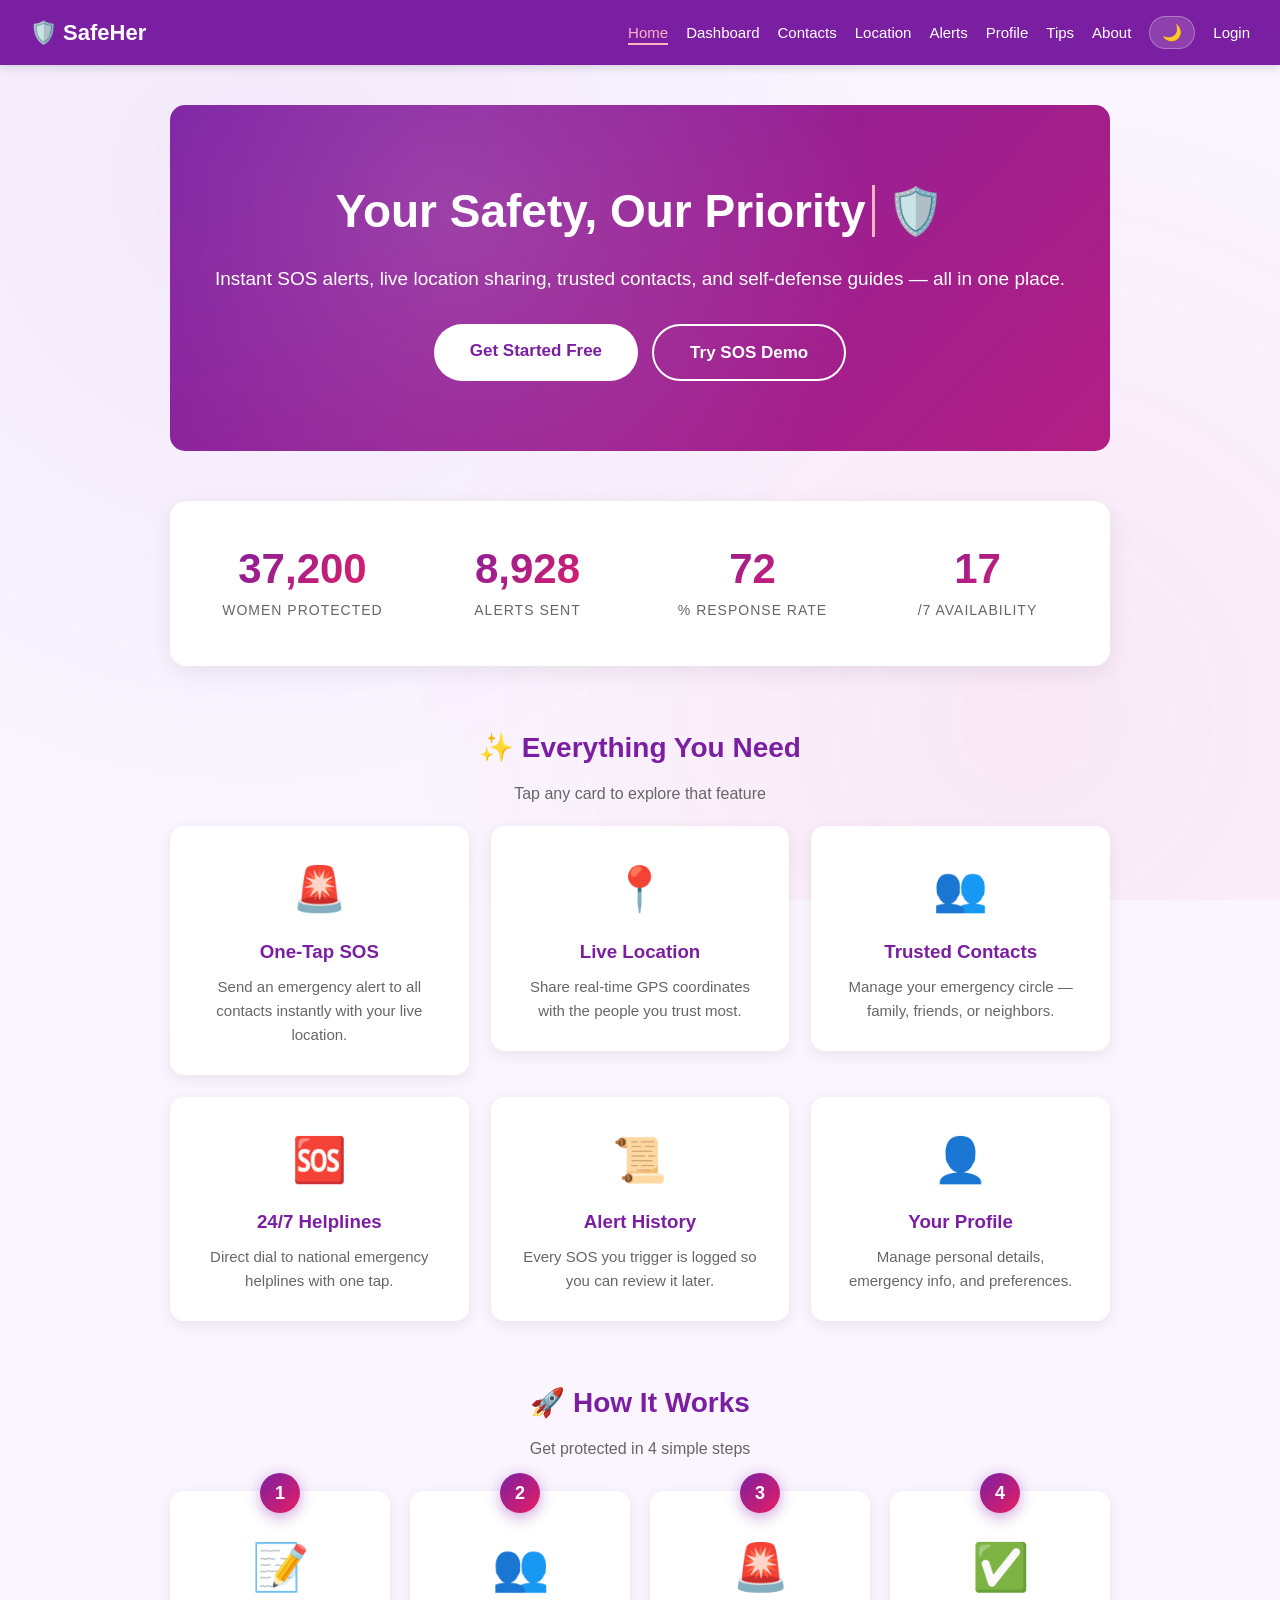
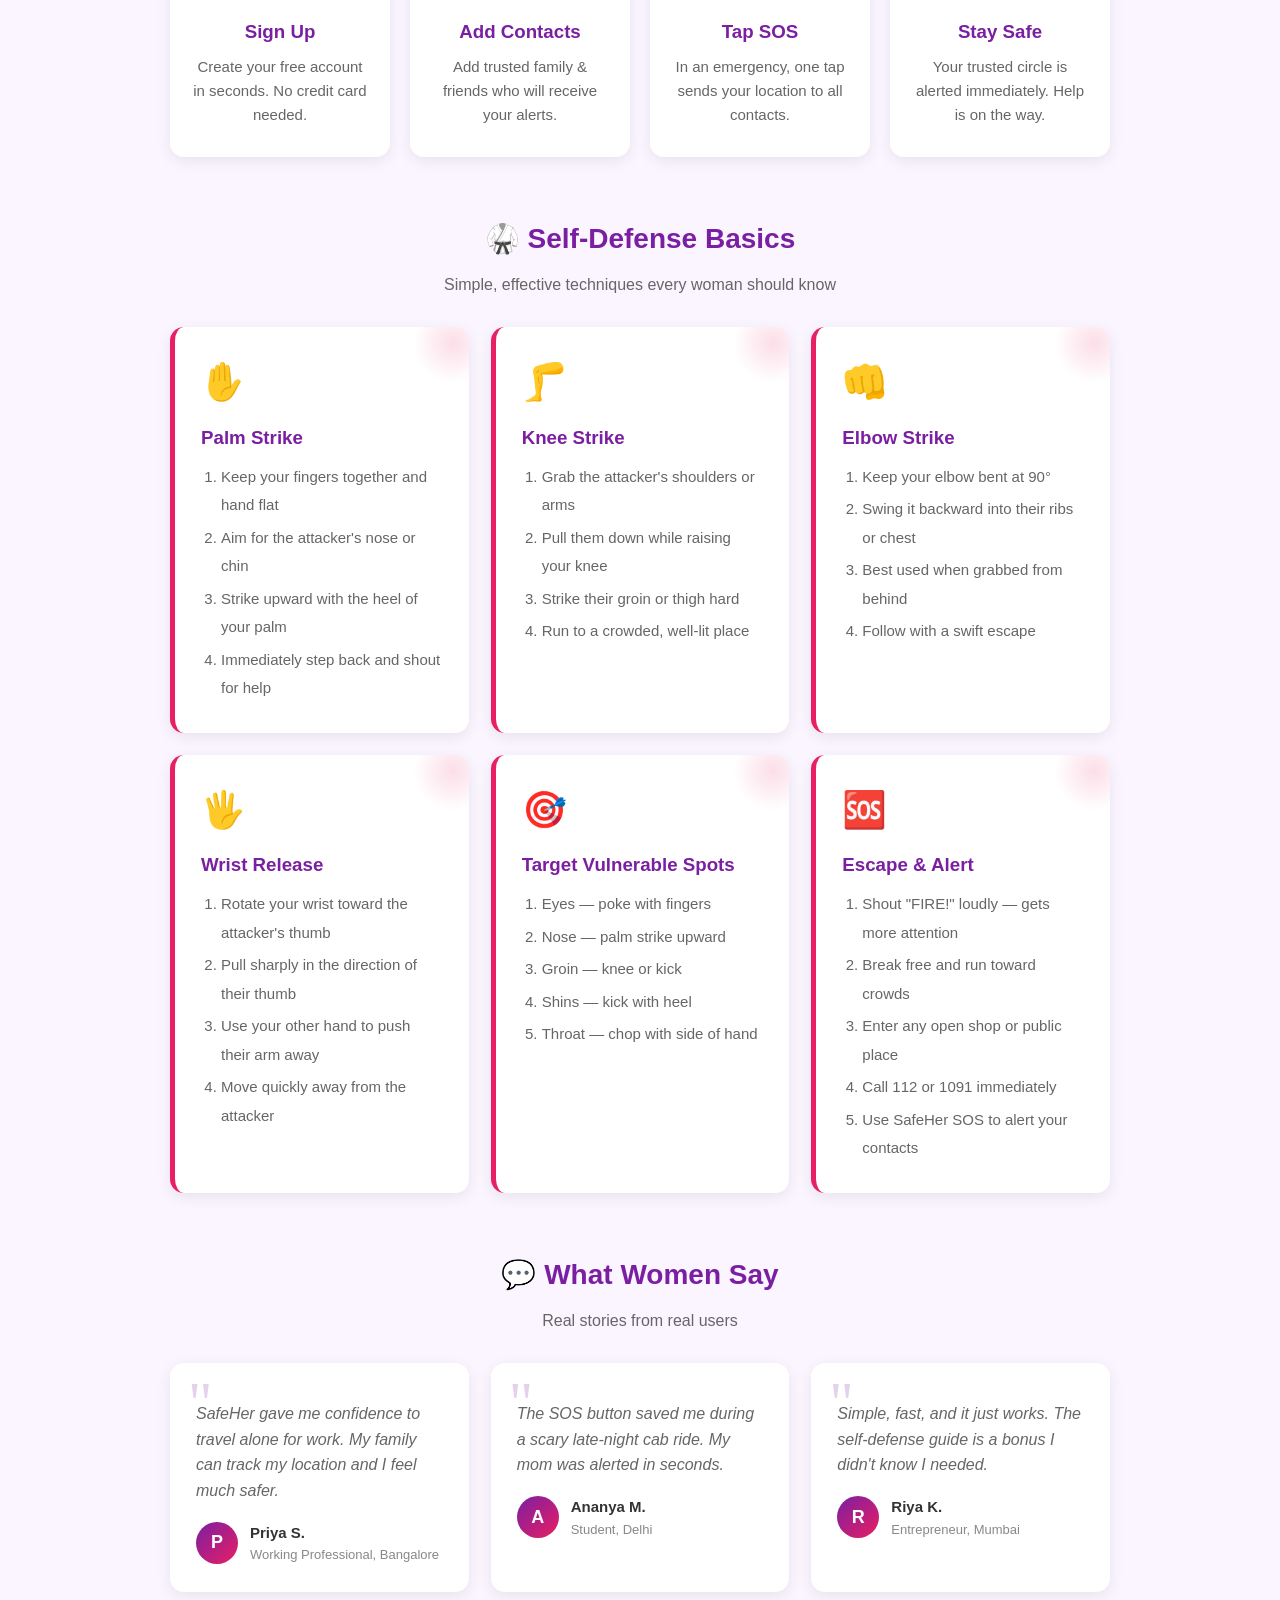
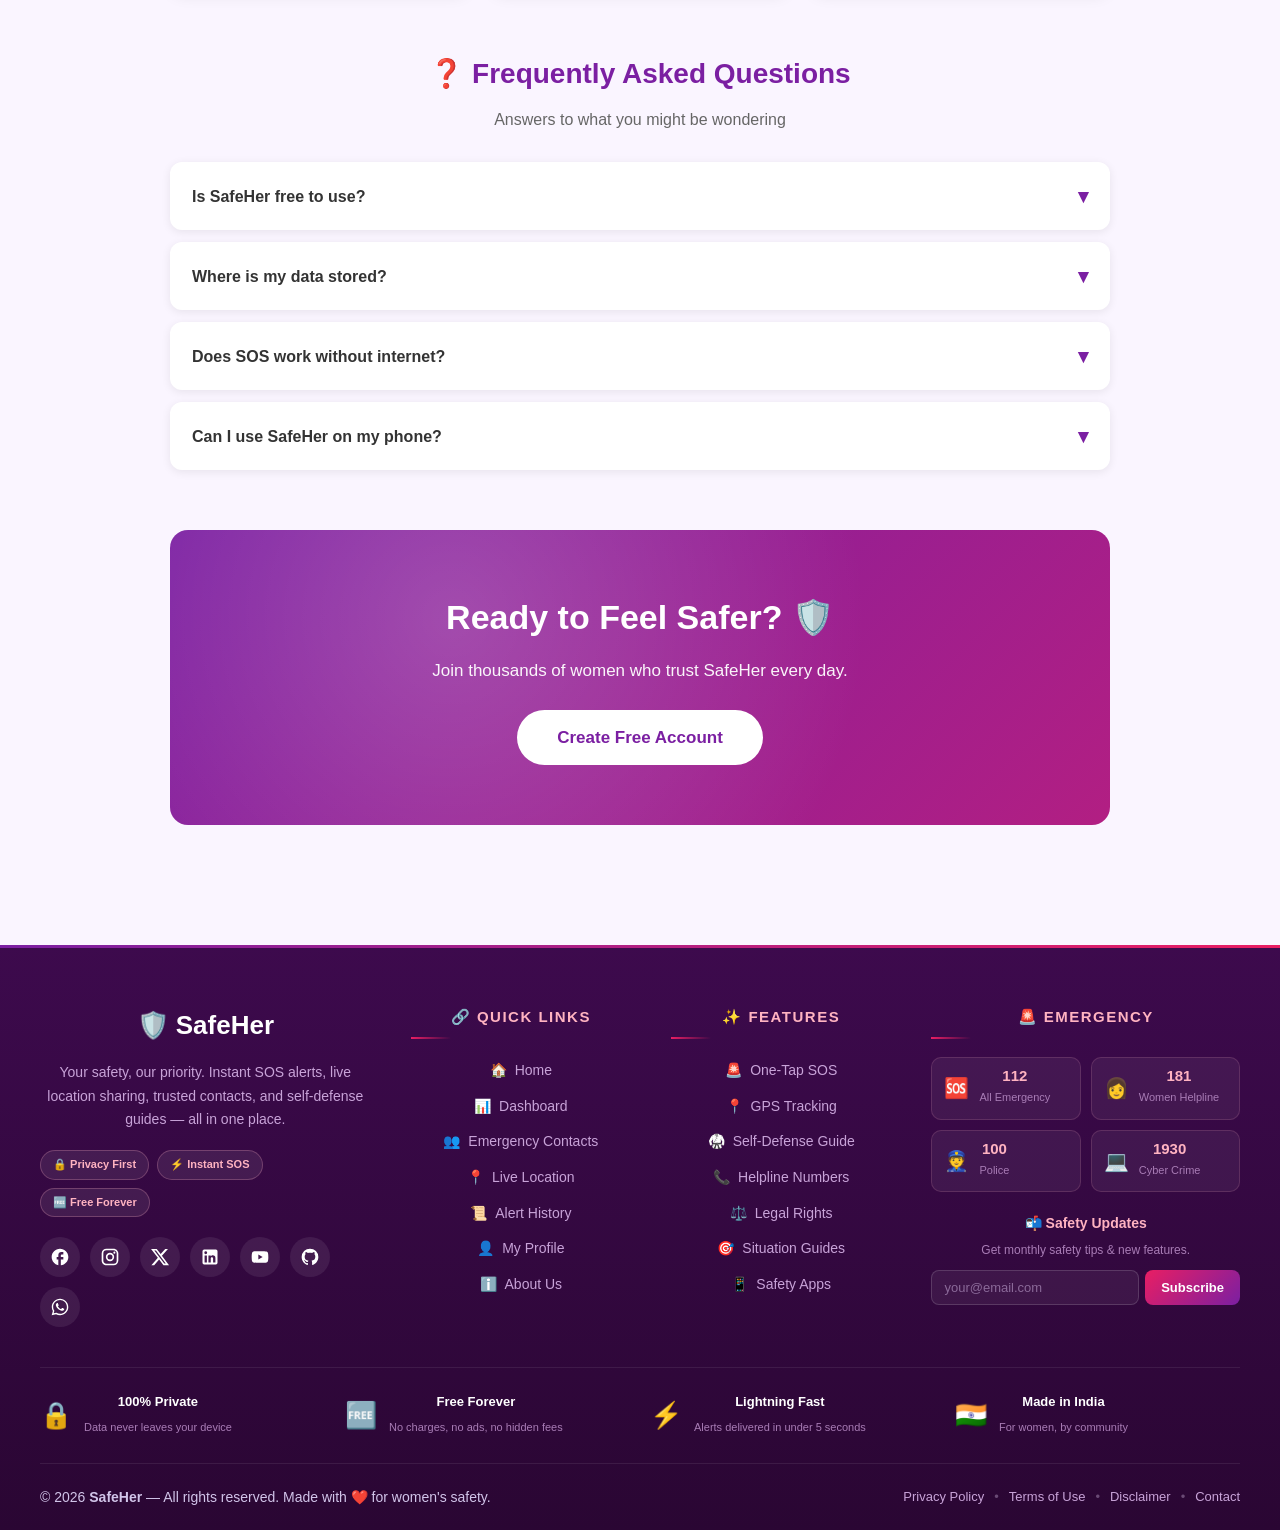
<file: index.html>
<!DOCTYPE html>
<html lang="en">
<head>
  <meta charset="UTF-8" />
  <meta name="viewport" content="width=device-width, initial-scale=1.0" />
  <title>Home — SafeHer</title>
  <link rel="stylesheet" href="style.css" />
  <script>
    if (localStorage.getItem('theme') === 'dark') document.documentElement.classList.add('dark-loading');
  </script>
  <style>
    .dark-loading body { background: #121212; }

    /* ---- HOME-PAGE-SPECIFIC STYLES ---- */

    /* Typing animation */
    .typing-wrap {
      display: inline-block;
      min-height: 55px;
    }
    .typing {
      border-right: 3px solid #ffb3c1;
      padding-right: 6px;
      animation: blink 0.8s infinite;
    }
    @keyframes blink {
      0%, 50% { border-color: #ffb3c1; }
      51%, 100% { border-color: transparent; }
    }

    /* Stats band */
    .stats-band {
      display: grid;
      grid-template-columns: repeat(auto-fit, minmax(180px, 1fr));
      gap: 20px;
      margin: 50px 0;
      padding: 30px;
      background: var(--card-bg);
      border-radius: 16px;
      box-shadow: 0 6px 25px var(--shadow);
      animation: fadeSlideIn 0.8s ease;
    }
    .stat-box { text-align: center; padding: 15px; }
    .stat-box .stat-num {
      font-size: 42px;
      font-weight: bold;
      background: linear-gradient(135deg, #7B1FA2, #E91E63);
      -webkit-background-clip: text;
      background-clip: text;
      -webkit-text-fill-color: transparent;
      line-height: 1.1;
    }
    body.dark .stat-box .stat-num {
      background: linear-gradient(135deg, #b968d6, #ff4d6d);
      -webkit-background-clip: text;
      background-clip: text;
      -webkit-text-fill-color: transparent;
    }
    .stat-box .stat-label {
      color: var(--text-muted);
      font-size: 14px;
      margin-top: 6px;
      text-transform: uppercase;
      letter-spacing: 1px;
    }
    @keyframes fadeSlideIn {
      from { opacity: 0; transform: translateY(30px); }
      to { opacity: 1; transform: translateY(0); }
    }

    /* Clickable feature cards */
    a.card-link {
      text-decoration: none;
      color: inherit;
      display: block;
    }
    a.card-link .card {
      cursor: pointer;
      position: relative;
    }
    a.card-link .card::after {
      content: '→';
      position: absolute;
      right: 18px;
      bottom: 14px;
      font-size: 20px;
      color: var(--primary);
      opacity: 0;
      transform: translateX(-10px);
      transition: all 0.3s;
    }
    a.card-link:hover .card::after {
      opacity: 1;
      transform: translateX(0);
    }

    /* How it works — steps */
    .steps {
      display: grid;
      grid-template-columns: repeat(auto-fit, minmax(200px, 1fr));
      gap: 20px;
      margin-top: 30px;
      counter-reset: stepCounter;
    }
    .step {
      background: var(--card-bg);
      padding: 30px 22px;
      border-radius: 14px;
      text-align: center;
      box-shadow: 0 4px 15px var(--shadow);
      position: relative;
      transition: all 0.4s cubic-bezier(0.4, 0, 0.2, 1);
      animation: cardEnter 0.6s ease backwards;
    }
    .step:nth-child(1) { animation-delay: 0.05s; }
    .step:nth-child(2) { animation-delay: 0.15s; }
    .step:nth-child(3) { animation-delay: 0.25s; }
    .step:nth-child(4) { animation-delay: 0.35s; }
    .step:hover {
      transform: translateY(-8px);
      box-shadow: 0 12px 30px var(--shadow-strong);
    }
    .step .num {
      position: absolute;
      top: -18px;
      left: 50%;
      transform: translateX(-50%);
      width: 40px;
      height: 40px;
      background: linear-gradient(135deg, #7B1FA2, #E91E63);
      color: white;
      border-radius: 50%;
      display: flex;
      align-items: center;
      justify-content: center;
      font-weight: bold;
      font-size: 18px;
      box-shadow: 0 4px 15px rgba(123,31,162,0.4);
    }
    .step .icon-big { font-size: 46px; margin: 10px 0 12px; }
    .step h3 { color: var(--primary); margin-bottom: 8px; }
    .step p { color: var(--text-muted); font-size: 15px; }

    /* Self-defense section */
    .defense-grid {
      display: grid;
      grid-template-columns: repeat(auto-fit, minmax(260px, 1fr));
      gap: 22px;
      margin-top: 30px;
    }
    .defense-card {
      background: var(--card-bg);
      padding: 26px;
      border-radius: 14px;
      box-shadow: 0 4px 15px var(--shadow);
      border-left: 5px solid var(--accent);
      transition: all 0.4s ease;
      animation: slideInLeft 0.6s ease backwards;
      position: relative;
      overflow: hidden;
    }
    .defense-card::before {
      content: '';
      position: absolute;
      top: 0; right: 0;
      width: 80px; height: 80px;
      background: radial-gradient(circle, rgba(233,30,99,0.15), transparent 70%);
      border-radius: 50%;
      transform: translate(30%, -30%);
    }
    .defense-card:nth-child(1) { animation-delay: 0.05s; }
    .defense-card:nth-child(2) { animation-delay: 0.1s; }
    .defense-card:nth-child(3) { animation-delay: 0.15s; }
    .defense-card:nth-child(4) { animation-delay: 0.2s; }
    .defense-card:nth-child(5) { animation-delay: 0.25s; }
    .defense-card:nth-child(6) { animation-delay: 0.3s; }
    .defense-card:hover {
      transform: translateX(8px) scale(1.02);
      border-left-color: var(--primary);
      box-shadow: 0 10px 25px var(--shadow-strong);
    }
    .defense-card .def-icon {
      font-size: 36px;
      display: inline-block;
      animation: floatIcon 3s ease-in-out infinite;
    }
    @keyframes floatIcon {
      0%, 100% { transform: translateY(0); }
      50% { transform: translateY(-6px); }
    }
    .defense-card h3 {
      color: var(--primary);
      margin: 12px 0 10px;
      display: flex;
      align-items: center;
      gap: 10px;
    }
    .defense-card ol {
      padding-left: 20px;
      color: var(--text-muted);
      line-height: 1.9;
      font-size: 15px;
    }
    .defense-card ol li { margin-bottom: 4px; }

    /* Testimonials */
    .testimonials {
      display: grid;
      grid-template-columns: repeat(auto-fit, minmax(260px, 1fr));
      gap: 22px;
      margin-top: 30px;
    }
    .testimonial {
      background: var(--card-bg);
      padding: 26px;
      border-radius: 14px;
      box-shadow: 0 4px 15px var(--shadow);
      position: relative;
      animation: fadeSlideIn 0.7s ease backwards;
      transition: all 0.3s ease;
    }
    .testimonial:nth-child(1) { animation-delay: 0.1s; }
    .testimonial:nth-child(2) { animation-delay: 0.2s; }
    .testimonial:nth-child(3) { animation-delay: 0.3s; }
    .testimonial:hover {
      transform: translateY(-6px);
      box-shadow: 0 12px 30px var(--shadow-strong);
    }
    .testimonial::before {
      content: '"';
      position: absolute;
      top: 10px; left: 18px;
      font-size: 60px;
      color: var(--primary);
      opacity: 0.2;
      font-family: Georgia, serif;
      line-height: 1;
    }
    .testimonial p {
      color: var(--text-muted);
      font-style: italic;
      margin: 12px 0 16px;
      position: relative;
      z-index: 1;
    }
    .testimonial .author {
      display: flex;
      align-items: center;
      gap: 12px;
    }
    .testimonial .avatar {
      width: 42px; height: 42px;
      border-radius: 50%;
      background: linear-gradient(135deg, #7B1FA2, #E91E63);
      color: white;
      display: flex;
      align-items: center;
      justify-content: center;
      font-weight: bold;
      font-size: 18px;
    }
    .testimonial .author strong { color: var(--text); font-size: 15px; }
    .testimonial .author small { color: var(--text-dim); display: block; font-size: 13px; }

    /* FAQ */
    .faq { margin-top: 30px; }
    .faq-item {
      background: var(--card-bg);
      border-radius: 12px;
      margin-bottom: 12px;
      box-shadow: 0 2px 10px var(--shadow);
      overflow: hidden;
      animation: fadeSlideIn 0.6s ease backwards;
    }
    .faq-item:nth-child(1) { animation-delay: 0.05s; }
    .faq-item:nth-child(2) { animation-delay: 0.1s; }
    .faq-item:nth-child(3) { animation-delay: 0.15s; }
    .faq-item:nth-child(4) { animation-delay: 0.2s; }
    .faq-q {
      padding: 18px 22px;
      cursor: pointer;
      display: flex;
      justify-content: space-between;
      align-items: center;
      font-weight: 600;
      color: var(--text);
      transition: background 0.3s;
    }
    .faq-q:hover { background: rgba(123,31,162,0.05); }
    .faq-q .arrow {
      transition: transform 0.3s;
      color: var(--primary);
      font-size: 20px;
    }
    .faq-item.open .faq-q .arrow { transform: rotate(180deg); }
    .faq-a {
      max-height: 0;
      overflow: hidden;
      transition: max-height 0.4s ease, padding 0.3s ease;
      padding: 0 22px;
      color: var(--text-muted);
      font-size: 15px;
      line-height: 1.7;
    }
    .faq-item.open .faq-a {
      max-height: 300px;
      padding: 0 22px 20px;
    }

    /* CTA section */
    .cta-section {
      text-align: center;
      padding: 60px 30px;
      margin: 60px 0 20px;
      background: linear-gradient(135deg, #7B1FA2, #E91E63);
      background-size: 200% 200%;
      animation: gradientFlow 8s ease infinite;
      border-radius: 18px;
      color: white;
      position: relative;
      overflow: hidden;
    }
    .cta-section::before {
      content: '';
      position: absolute;
      inset: 0;
      background: radial-gradient(circle at 30% 30%, rgba(255,255,255,0.2), transparent 60%);
      animation: shimmer 3s infinite;
    }
    .cta-section h2 {
      font-size: 34px;
      margin-bottom: 12px;
      position: relative;
    }
    .cta-section p {
      font-size: 17px;
      margin-bottom: 26px;
      position: relative;
      opacity: 0.95;
    }
    .cta-section .cta-btn {
      display: inline-block;
      background: white;
      color: #7B1FA2;
      padding: 14px 40px;
      border-radius: 30px;
      text-decoration: none;
      font-weight: bold;
      font-size: 17px;
      transition: all 0.3s;
      position: relative;
    }
    .cta-section .cta-btn:hover {
      transform: translateY(-4px) scale(1.05);
      box-shadow: 0 15px 35px rgba(0,0,0,0.35);
    }

    /* Section headers */
    .section-title {
      text-align: center;
      margin: 60px 0 10px;
      color: var(--primary);
      font-size: 28px;
      animation: fadeSlideIn 0.7s ease;
    }
    .section-sub {
      text-align: center;
      color: var(--text-muted);
      margin-bottom: 20px;
      animation: fadeSlideIn 0.7s ease 0.1s backwards;
    }
  </style>
</head>
<body>

<div id="nav-placeholder"></div>

<div class="page">

  <!-- ============ HERO ============ -->
  <div class="hero">
    <h1>Your Safety, <span class="typing-wrap"><span class="typing" id="typingText">Our Priority</span></span> 🛡️</h1>
    <p>Instant SOS alerts, live location sharing, trusted contacts, and self-defense guides — all in one place.</p>
    <div style="display:flex;gap:14px;justify-content:center;flex-wrap:wrap;position:relative">
      <a href="register.html" class="btn">Get Started Free</a>
      <a href="dashboard.html" class="btn" style="background:transparent;color:white;border:2px solid white">Try SOS Demo</a>
    </div>
  </div>

  <!-- ============ STATS BAND ============ -->
  <div class="stats-band">
    <div class="stat-box">
      <div class="stat-num" data-count="50000">0</div>
      <div class="stat-label">Women Protected</div>
    </div>
    <div class="stat-box">
      <div class="stat-num" data-count="12000">0</div>
      <div class="stat-label">Alerts Sent</div>
    </div>
    <div class="stat-box">
      <div class="stat-num" data-count="98">0</div>
      <div class="stat-label">% Response Rate</div>
    </div>
    <div class="stat-box">
      <div class="stat-num" data-count="24">0</div>
      <div class="stat-label">/7 Availability</div>
    </div>
  </div>

  <!-- ============ FEATURES (Clickable) ============ -->
  <h2 class="section-title">✨ Everything You Need</h2>
  <p class="section-sub">Tap any card to explore that feature</p>

  <div class="grid">
    <a href="dashboard.html" class="card-link">
      <div class="card">
        <div style="font-size:44px">🚨</div>
        <h3>One-Tap SOS</h3>
        <p>Send an emergency alert to all contacts instantly with your live location.</p>
      </div>
    </a>

    <a href="location.html" class="card-link">
      <div class="card">
        <div style="font-size:44px">📍</div>
        <h3>Live Location</h3>
        <p>Share real-time GPS coordinates with the people you trust most.</p>
      </div>
    </a>

    <a href="contacts.html" class="card-link">
      <div class="card">
        <div style="font-size:44px">👥</div>
        <h3>Trusted Contacts</h3>
        <p>Manage your emergency circle — family, friends, or neighbors.</p>
      </div>
    </a>

    <a href="tips.html" class="card-link">
      <div class="card">
        <div style="font-size:44px">🆘</div>
        <h3>24/7 Helplines</h3>
        <p>Direct dial to national emergency helplines with one tap.</p>
      </div>
    </a>

    <a href="alerts.html" class="card-link">
      <div class="card">
        <div style="font-size:44px">📜</div>
        <h3>Alert History</h3>
        <p>Every SOS you trigger is logged so you can review it later.</p>
      </div>
    </a>

    <a href="profile.html" class="card-link">
      <div class="card">
        <div style="font-size:44px">👤</div>
        <h3>Your Profile</h3>
        <p>Manage personal details, emergency info, and preferences.</p>
      </div>
    </a>
  </div>

  <!-- ============ HOW IT WORKS ============ -->
  <h2 class="section-title">🚀 How It Works</h2>
  <p class="section-sub">Get protected in 4 simple steps</p>

  <div class="steps">
    <div class="step">
      <div class="num">1</div>
      <div class="icon-big">📝</div>
      <h3>Sign Up</h3>
      <p>Create your free account in seconds. No credit card needed.</p>
    </div>
    <div class="step">
      <div class="num">2</div>
      <div class="icon-big">👥</div>
      <h3>Add Contacts</h3>
      <p>Add trusted family & friends who will receive your alerts.</p>
    </div>
    <div class="step">
      <div class="num">3</div>
      <div class="icon-big">🚨</div>
      <h3>Tap SOS</h3>
      <p>In an emergency, one tap sends your location to all contacts.</p>
    </div>
    <div class="step">
      <div class="num">4</div>
      <div class="icon-big">✅</div>
      <h3>Stay Safe</h3>
      <p>Your trusted circle is alerted immediately. Help is on the way.</p>
    </div>
  </div>

  <!-- ============ SELF-DEFENSE ============ -->
  <h2 class="section-title">🥋 Self-Defense Basics</h2>
  <p class="section-sub">Simple, effective techniques every woman should know</p>

  <div class="defense-grid">
    <div class="defense-card">
      <div class="def-icon">✋</div>
      <h3>Palm Strike</h3>
      <ol>
        <li>Keep your fingers together and hand flat</li>
        <li>Aim for the attacker's nose or chin</li>
        <li>Strike upward with the heel of your palm</li>
        <li>Immediately step back and shout for help</li>
      </ol>
    </div>

    <div class="defense-card">
      <div class="def-icon">🦵</div>
      <h3>Knee Strike</h3>
      <ol>
        <li>Grab the attacker's shoulders or arms</li>
        <li>Pull them down while raising your knee</li>
        <li>Strike their groin or thigh hard</li>
        <li>Run to a crowded, well-lit place</li>
      </ol>
    </div>

    <div class="defense-card">
      <div class="def-icon">👊</div>
      <h3>Elbow Strike</h3>
      <ol>
        <li>Keep your elbow bent at 90°</li>
        <li>Swing it backward into their ribs or chest</li>
        <li>Best used when grabbed from behind</li>
        <li>Follow with a swift escape</li>
      </ol>
    </div>

    <div class="defense-card">
      <div class="def-icon">🖐️</div>
      <h3>Wrist Release</h3>
      <ol>
        <li>Rotate your wrist toward the attacker's thumb</li>
        <li>Pull sharply in the direction of their thumb</li>
        <li>Use your other hand to push their arm away</li>
        <li>Move quickly away from the attacker</li>
      </ol>
    </div>

    <div class="defense-card">
      <div class="def-icon">🎯</div>
      <h3>Target Vulnerable Spots</h3>
      <ol>
        <li>Eyes — poke with fingers</li>
        <li>Nose — palm strike upward</li>
        <li>Groin — knee or kick</li>
        <li>Shins — kick with heel</li>
        <li>Throat — chop with side of hand</li>
      </ol>
    </div>

    <div class="defense-card">
      <div class="def-icon">🆘</div>
      <h3>Escape & Alert</h3>
      <ol>
        <li>Shout "FIRE!" loudly — gets more attention</li>
        <li>Break free and run toward crowds</li>
        <li>Enter any open shop or public place</li>
        <li>Call 112 or 1091 immediately</li>
        <li>Use SafeHer SOS to alert your contacts</li>
      </ol>
    </div>
  </div>

  <!-- ============ TESTIMONIALS ============ -->
  <h2 class="section-title">💬 What Women Say</h2>
  <p class="section-sub">Real stories from real users</p>

  <div class="testimonials">
    <div class="testimonial">
      <p>SafeHer gave me confidence to travel alone for work. My family can track my location and I feel much safer.</p>
      <div class="author">
        <div class="avatar">P</div>
        <div>
          <strong>Priya S.</strong>
          <small>Working Professional, Bangalore</small>
        </div>
      </div>
    </div>

    <div class="testimonial">
      <p>The SOS button saved me during a scary late-night cab ride. My mom was alerted in seconds.</p>
      <div class="author">
        <div class="avatar">A</div>
        <div>
          <strong>Ananya M.</strong>
          <small>Student, Delhi</small>
        </div>
      </div>
    </div>

    <div class="testimonial">
      <p>Simple, fast, and it just works. The self-defense guide is a bonus I didn't know I needed.</p>
      <div class="author">
        <div class="avatar">R</div>
        <div>
          <strong>Riya K.</strong>
          <small>Entrepreneur, Mumbai</small>
        </div>
      </div>
    </div>
  </div>

  <!-- ============ FAQ ============ -->
  <h2 class="section-title">❓ Frequently Asked Questions</h2>
  <p class="section-sub">Answers to what you might be wondering</p>

  <div class="faq">
    <div class="faq-item">
      <div class="faq-q">Is SafeHer free to use? <span class="arrow">▾</span></div>
      <div class="faq-a">Yes, SafeHer is 100% free. No hidden charges, no premium plans. Our mission is to make safety accessible to every woman.</div>
    </div>

    <div class="faq-item">
      <div class="faq-q">Where is my data stored? <span class="arrow">▾</span></div>
      <div class="faq-a">All your data — contacts, alerts, profile — is stored ONLY in your browser using local storage. Nothing is uploaded to any server, and no one else can access it.</div>
    </div>

    <div class="faq-item">
      <div class="faq-q">Does SOS work without internet? <span class="arrow">▾</span></div>
      <div class="faq-a">The SOS button itself works offline — it saves your alert locally. However, to actually notify your contacts, you'd need internet. We recommend enabling mobile data as backup.</div>
    </div>

    <div class="faq-item">
      <div class="faq-q">Can I use SafeHer on my phone? <span class="arrow">▾</span></div>
      <div class="faq-a">Absolutely! SafeHer is fully mobile-friendly. Just open it in your phone's browser. You can also add it to your home screen for app-like access.</div>
    </div>
  </div>

  <!-- ============ CTA ============ -->
  <div class="cta-section">
    <h2>Ready to Feel Safer? 🛡️</h2>
    <p>Join thousands of women who trust SafeHer every day.</p>
    <a href="register.html" class="cta-btn">Create Free Account</a>
  </div>

</div>

<div id="footer-placeholder"></div>
<div class="toast" id="toast"></div>

<script src="theme.js"></script>
<script>
  /* ============ Typing Animation ============ */
  const phrases = ["Our Priority", "Our Mission", "Our Promise", "Your Shield"];
  let phraseIndex = 0;
  let charIndex = 0;
  let isDeleting = false;
  const typingEl = document.getElementById('typingText');

  function typeLoop() {
    const current = phrases[phraseIndex];
    if (isDeleting) {
      typingEl.textContent = current.substring(0, charIndex - 1);
      charIndex--;
      if (charIndex === 0) {
        isDeleting = false;
        phraseIndex = (phraseIndex + 1) % phrases.length;
        setTimeout(typeLoop, 400);
        return;
      }
      setTimeout(typeLoop, 50);
    } else {
      typingEl.textContent = current.substring(0, charIndex + 1);
      charIndex++;
      if (charIndex === current.length) {
        isDeleting = true;
        setTimeout(typeLoop, 1800);
        return;
      }
      setTimeout(typeLoop, 90);
    }
  }
  setTimeout(typeLoop, 800);

  /* ============ Animated Counters ============ */
  function animateCounters() {
    const counters = document.querySelectorAll('.stat-num');
    counters.forEach(counter => {
      const target = parseInt(counter.dataset.count);
      const duration = 2000;
      const step = target / (duration / 16);
      let current = 0;

      const update = () => {
        current += step;
        if (current >= target) {
          counter.textContent = target.toLocaleString() + (target >= 1000 ? '+' : '');
          if (target === 98) counter.textContent = target + '%';
          if (target === 24) counter.textContent = target + '';
          return;
        }
        counter.textContent = Math.floor(current).toLocaleString();
        requestAnimationFrame(update);
      };
      update();
    });
  }

  /* ============ Intersection Observer for Counters ============ */
  const statsBand = document.querySelector('.stats-band');
  if (statsBand) {
    const observer = new IntersectionObserver((entries) => {
      entries.forEach(entry => {
        if (entry.isIntersecting) {
          animateCounters();
          observer.disconnect();
        }
      });
    }, { threshold: 0.3 });
    observer.observe(statsBand);
  }

  /* ============ FAQ Accordion ============ */
  document.querySelectorAll('.faq-item').forEach(item => {
    item.querySelector('.faq-q').addEventListener('click', () => {
      document.querySelectorAll('.faq-item').forEach(i => {
        if (i !== item) i.classList.remove('open');
      });
      item.classList.toggle('open');
    });
  });

  /* ============ Reveal on Scroll ============ */
  const revealTargets = document.querySelectorAll(
    '.section-title, .section-sub, .steps, .defense-grid, .testimonials, .faq, .cta-section'
  );
  const revealObserver = new IntersectionObserver((entries) => {
    entries.forEach(entry => {
      if (entry.isIntersecting) {
        entry.target.style.opacity = '1';
        entry.target.style.transform = 'translateY(0)';
      }
    });
  }, { threshold: 0.1 });

  revealTargets.forEach(el => {
    el.style.opacity = '0';
    el.style.transform = 'translateY(30px)';
    el.style.transition = 'all 0.8s ease';
    revealObserver.observe(el);
  });
</script>
</body>
</html>
</file>
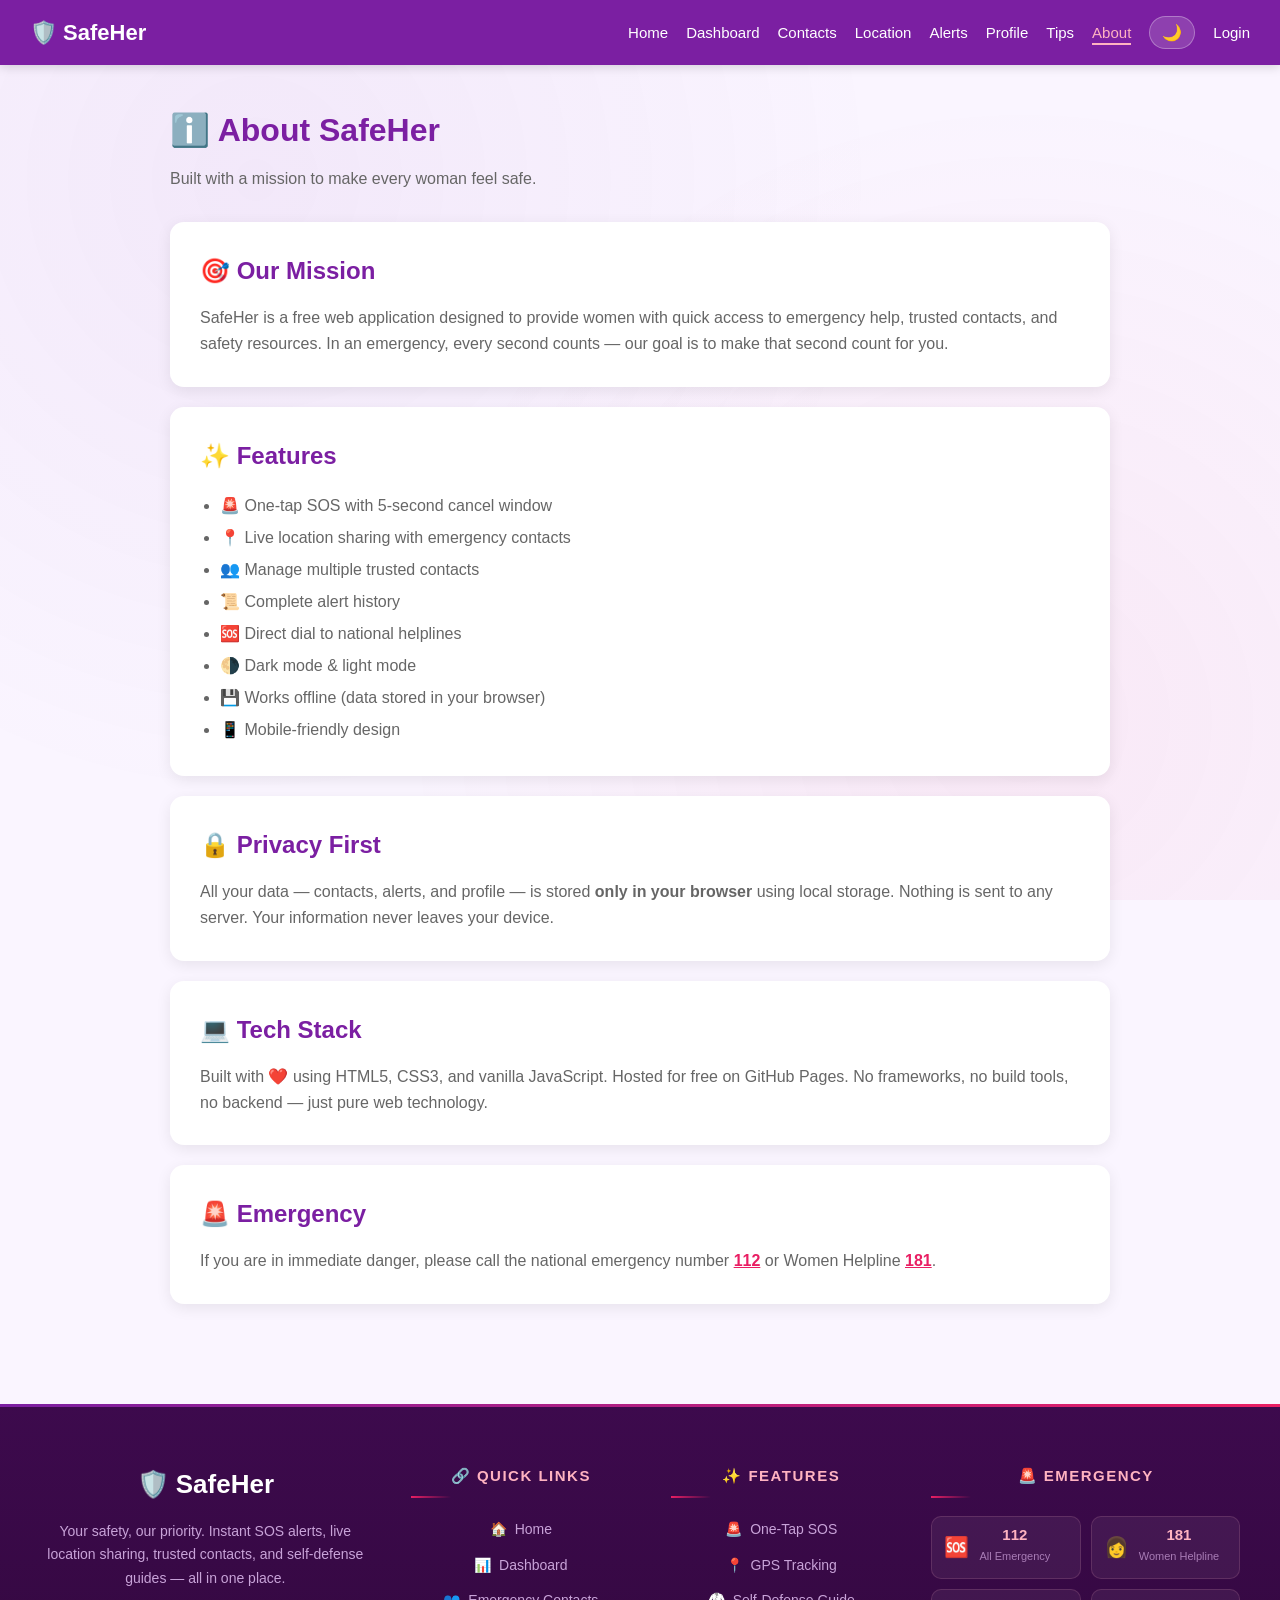
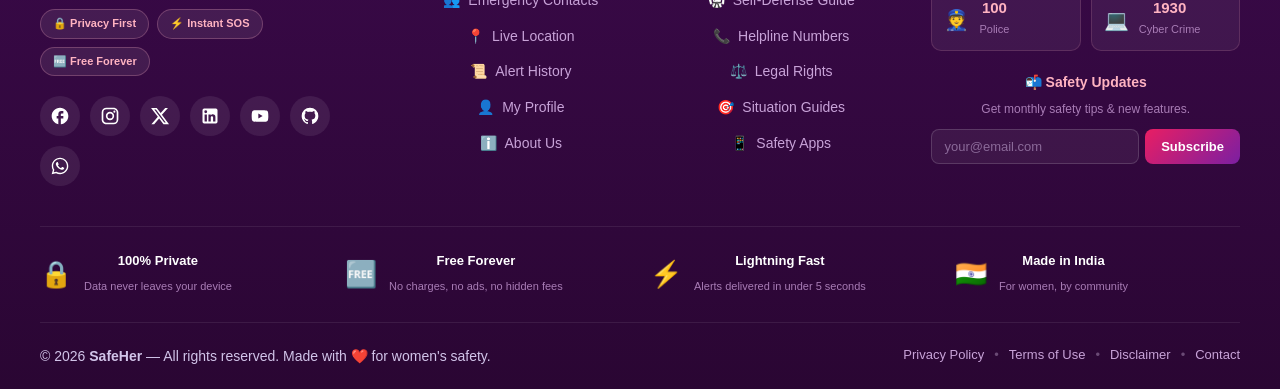
<file: about.html>
<!DOCTYPE html>
<html lang="en">
<head>
  <meta charset="UTF-8" />
  <meta name="viewport" content="width=device-width, initial-scale=1.0" />
  <title>About — SafeHer</title>
  <link rel="stylesheet" href="style.css" />
  <script>
    if (localStorage.getItem('theme') === 'dark') document.documentElement.classList.add('dark-loading');
  </script>
  <style>.dark-loading body { background: #121212; }</style>
</head>
<body>

<div id="nav-placeholder"></div>

<div class="page">
  <h1>ℹ️ About SafeHer</h1>
  <p class="subtitle">Built with a mission to make every woman feel safe.</p>

  <div class="card" style="text-align:left;padding:30px">
    <h2 style="color:var(--primary);margin-bottom:15px">🎯 Our Mission</h2>
    <p style="color:var(--text-muted);font-size:16px">
      SafeHer is a free web application designed to provide women with quick access to emergency
      help, trusted contacts, and safety resources. In an emergency, every second counts —
      our goal is to make that second count for you.
    </p>
  </div>

  <div class="card" style="text-align:left;padding:30px;margin-top:20px">
    <h2 style="color:var(--primary);margin-bottom:15px">✨ Features</h2>
    <ul style="color:var(--text-muted);font-size:16px;padding-left:20px;line-height:2">
      <li>🚨 One-tap SOS with 5-second cancel window</li>
      <li>📍 Live location sharing with emergency contacts</li>
      <li>👥 Manage multiple trusted contacts</li>
      <li>📜 Complete alert history</li>
      <li>🆘 Direct dial to national helplines</li>
      <li>🌗 Dark mode & light mode</li>
      <li>💾 Works offline (data stored in your browser)</li>
      <li>📱 Mobile-friendly design</li>
    </ul>
  </div>

  <div class="card" style="text-align:left;padding:30px;margin-top:20px">
    <h2 style="color:var(--primary);margin-bottom:15px">🔒 Privacy First</h2>
    <p style="color:var(--text-muted);font-size:16px">
      All your data — contacts, alerts, and profile — is stored <strong>only in your browser</strong>
      using local storage. Nothing is sent to any server. Your information never leaves your device.
    </p>
  </div>

  <div class="card" style="text-align:left;padding:30px;margin-top:20px">
    <h2 style="color:var(--primary);margin-bottom:15px">💻 Tech Stack</h2>
    <p style="color:var(--text-muted);font-size:16px">
      Built with ❤️ using HTML5, CSS3, and vanilla JavaScript. Hosted for free on GitHub Pages.
      No frameworks, no build tools, no backend — just pure web technology.
    </p>
  </div>

  <div class="card" style="text-align:left;padding:30px;margin-top:20px">
    <h2 style="color:var(--primary);margin-bottom:15px">🚨 Emergency</h2>
    <p style="color:var(--text-muted);font-size:16px">
      If you are in immediate danger, please call the national emergency number
      <a href="tel:112" style="color:var(--accent);font-weight:bold">112</a> or
      Women Helpline <a href="tel:181" style="color:var(--accent);font-weight:bold">181</a>.
    </p>
  </div>
</div>

<div id="footer-placeholder"></div>
<div class="toast" id="toast"></div>

<script src="theme.js"></script>
</body>
</html>
</file>
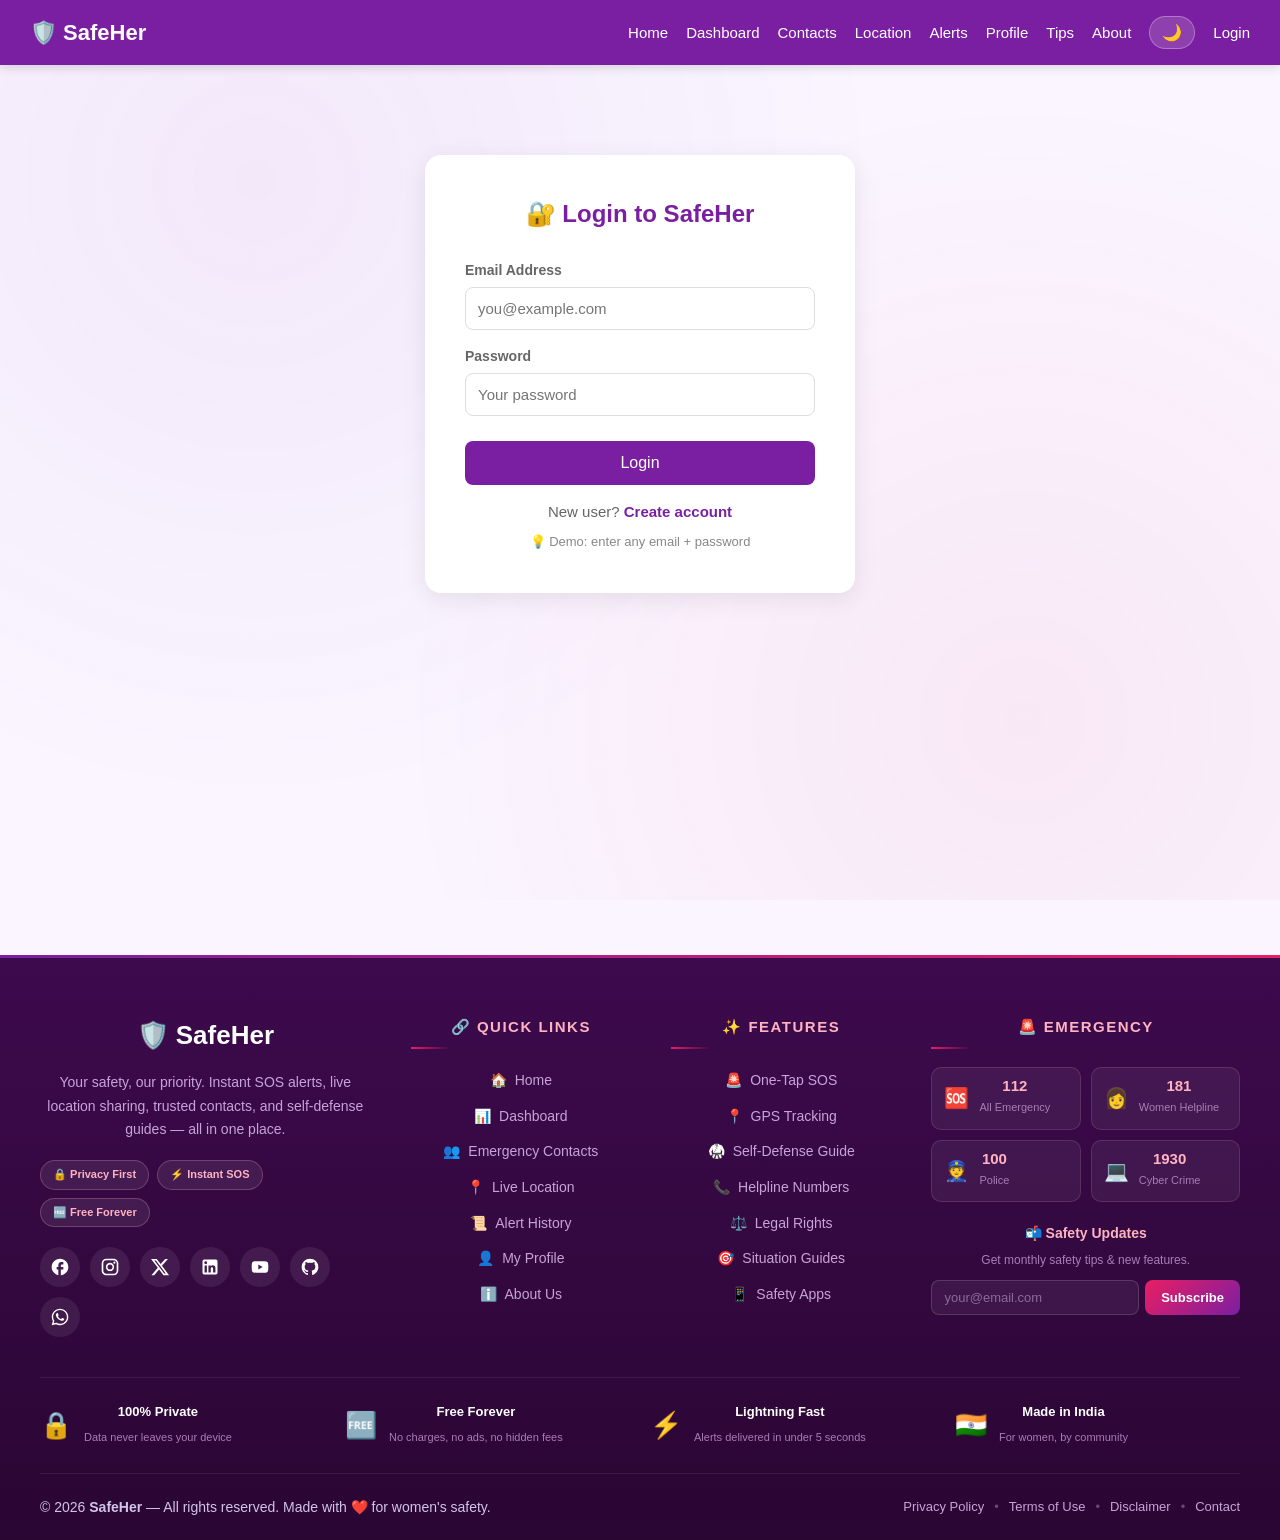
<file: alert.html>
<!DOCTYPE html>
<html lang="en">
<head>
  <meta charset="UTF-8" />
  <meta name="viewport" content="width=device-width, initial-scale=1.0" />
  <title>Alert History — SafeHer</title>
  <link rel="stylesheet" href="style.css" />
  <script>
    if (localStorage.getItem('theme') === 'dark') document.documentElement.classList.add('dark-loading');
  </script>
  <style>.dark-loading body { background: #121212; }</style>
</head>
<body>

<div id="nav-placeholder"></div>

<div class="page">
  <h1>📜 Alert History</h1>
  <p class="subtitle">All your past SOS alerts. Click "Mark Resolved" once you're safe.</p>
  <div id="list"></div>
</div>

<div id="footer-placeholder"></div>
<div class="toast" id="toast"></div>

<script src="theme.js"></script>
<script>
  if (!guardAuth()) { /* redirected */ }

  (function init() { render(); })();

  function render() {
    const alerts = DB.getAlerts();
    const list = document.getElementById('list');

    if (alerts.length === 0) {
      list.innerHTML = `
        <div class="card" style="padding:50px;text-align:center">
          <div style="font-size:60px">✅</div>
          <h3 style="color:var(--primary)">No alerts yet</h3>
          <p>You haven't triggered any SOS alerts. Stay safe!</p>
        </div>
      `;
      return;
    }

    list.innerHTML = alerts.map(a => `
      <div class="alert-item">
        <div style="display:flex;justify-content:space-between;align-items:center;flex-wrap:wrap;gap:10px">
          <div>
            <span class="badge ${a.status.toLowerCase()}">${a.status}</span>
            <span style="color:var(--text-dim);font-size:13px;margin-left:10px">
              ${new Date(a.createdAt).toLocaleString()}
            </span>
          </div>
          ${a.status === 'ACTIVE' ?
            `<button class="btn-delete" style="background:#28a745" onclick="resolve(${a.id})">✅ Mark Resolved</button>` :
            ''}
        </div>
        <p style="margin-top:12px">${a.message}</p>
        ${a.lat ? `
          <a href="https://www.google.com/maps?q=${a.lat},${a.lng}" target="_blank"
            style="color:var(--primary);font-size:14px;text-decoration:none">
            📍 View location on map
          </a>
        ` : ''}
      </div>
    `).join('');
  }

  function resolve(id) {
    const alerts = DB.getAlerts().map(a =>
      a.id === id ? { ...a, status: 'RESOLVED' } : a);
    DB.setAlerts(alerts);
    toast('✅ Marked resolved');
    render();
  }
</script>
</body>
</html>
</file>
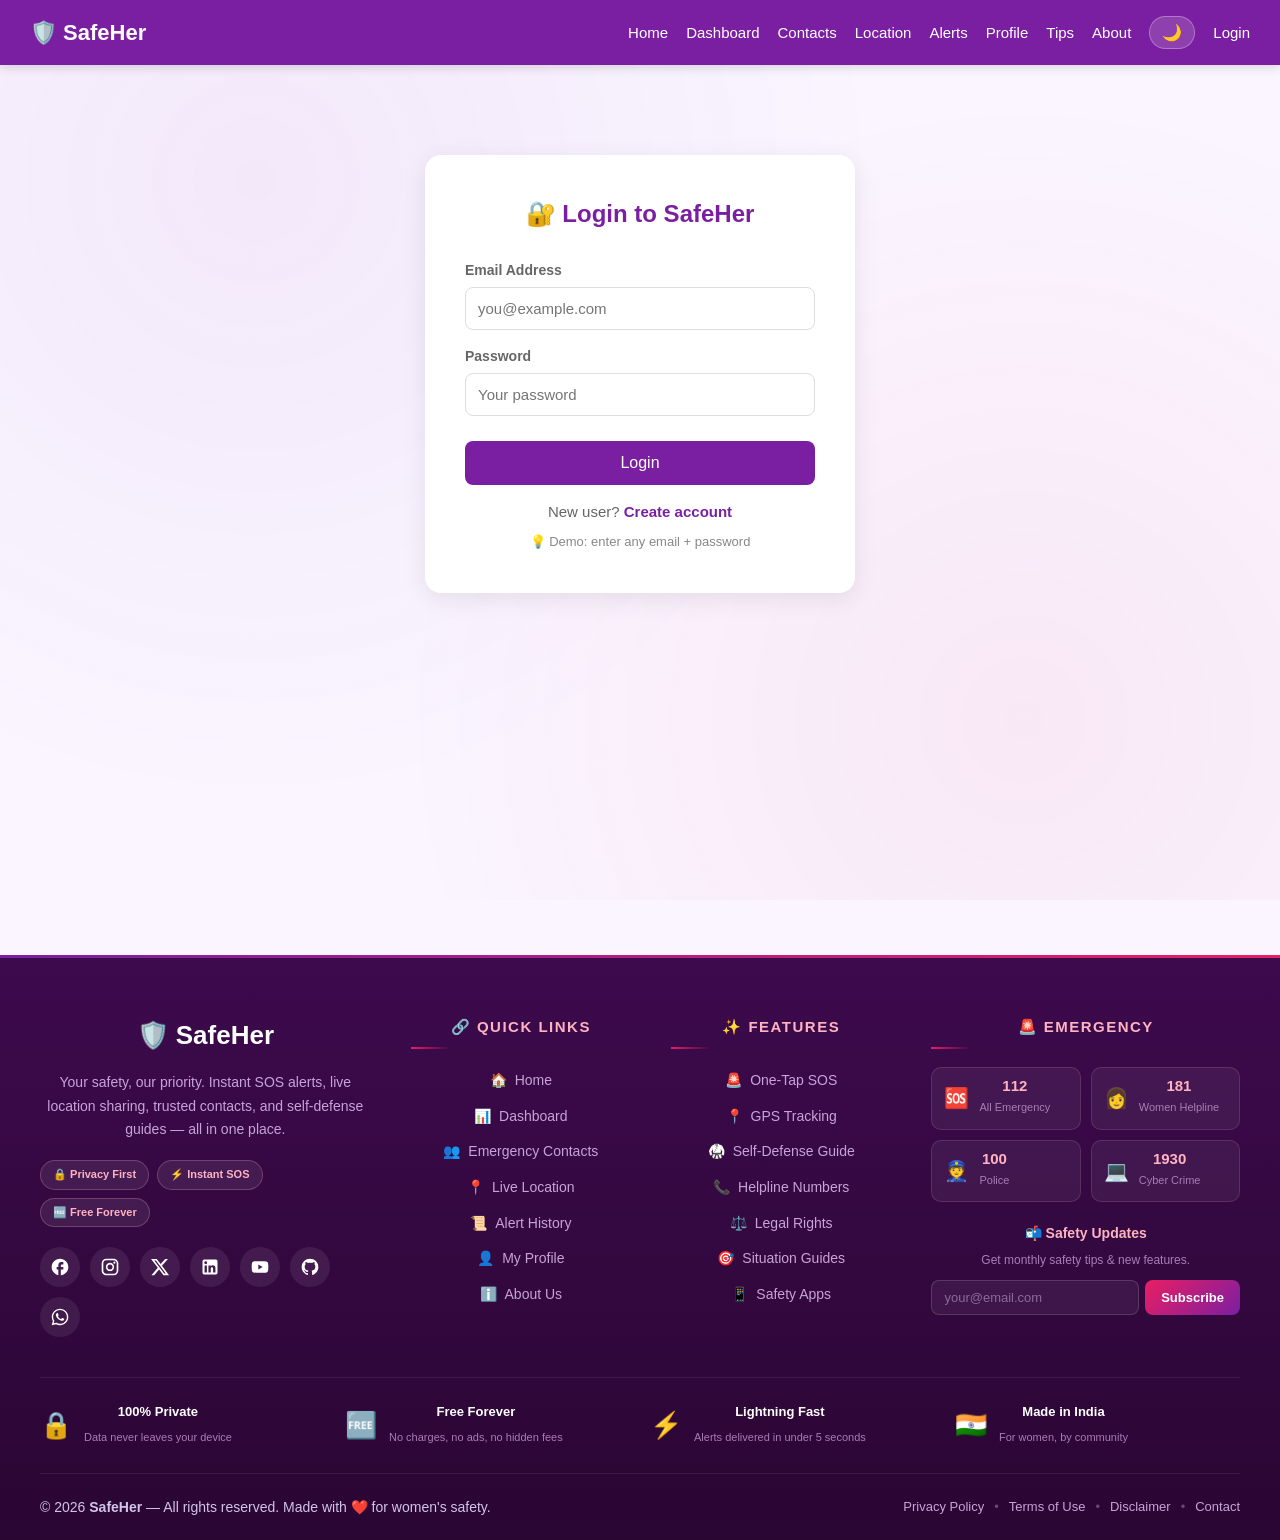
<file: contacts.html>
<!DOCTYPE html>
<html lang="en">
<head>
  <meta charset="UTF-8" />
  <meta name="viewport" content="width=device-width, initial-scale=1.0" />
  <title>Emergency Contacts — SafeHer</title>
  <link rel="stylesheet" href="style.css" />
  <script>
    if (localStorage.getItem('theme') === 'dark') document.documentElement.classList.add('dark-loading');
  </script>
  <style>.dark-loading body { background: #121212; }</style>
</head>
<body>

<div id="nav-placeholder"></div>

<div class="page">
  <h1>👥 Emergency Contacts</h1>
  <p class="subtitle">These people will be alerted when you press SOS.</p>

  <div class="form-box" style="margin:0 auto 40px">
    <h2>➕ Add New Contact</h2>
    <div class="form-group"><label>Full Name *</label><input id="cName" placeholder="e.g. Mom" /></div>
    <div class="form-group"><label>Phone Number *</label><input id="cPhone" placeholder="+91 98765 43210" /></div>
    <div class="form-group"><label>Relationship</label><input id="cRel" placeholder="e.g. Mother, Friend, Sister" /></div>
    <div class="form-group"><label>Email (optional)</label><input id="cEmail" type="email" placeholder="optional@email.com" /></div>
    <button class="btn-primary" onclick="addContact()">Add Contact</button>
  </div>

  <h2 style="color:var(--primary)">Your Contacts (<span id="count">0</span>)</h2>
  <div id="list" style="margin-top:20px"></div>
</div>

<div id="footer-placeholder"></div>
<div class="toast" id="toast"></div>

<script src="theme.js"></script>
<script>
  if (!guardAuth()) { /* redirected */ }

  (function init() { render(); })();

  function addContact() {
    const name = document.getElementById('cName').value.trim();
    const phone = document.getElementById('cPhone').value.trim();
    const rel = document.getElementById('cRel').value.trim();
    const email = document.getElementById('cEmail').value.trim();
    if (!name || !phone) return toast('Name and phone are required');

    const contacts = DB.getContacts();
    contacts.push({ id: Date.now(), name, phoneNumber: phone, relationship: rel, email });
    DB.setContacts(contacts);
    ['cName','cPhone','cRel','cEmail'].forEach(id => document.getElementById(id).value = '');
    toast('✅ Contact added');
    render();
  }

  function render() {
    const contacts = DB.getContacts();
    document.getElementById('count').textContent = contacts.length;
    const list = document.getElementById('list');
    if (contacts.length === 0) {
      list.innerHTML = '<p style="color:var(--text-dim);text-align:center;padding:30px">No contacts yet. Add your first one above. 👆</p>';
      return;
    }
    list.innerHTML = contacts.map(c => `
      <div class="contact-item">
        <div>
          <strong>${c.name}</strong>
          <div class="meta">📞 ${c.phoneNumber}${c.relationship ? ' • ' + c.relationship : ''}</div>
          ${c.email ? `<div class="meta">📧 ${c.email}</div>` : ''}
        </div>
        <button class="btn-delete" onclick="removeContact(${c.id})">Delete</button>
      </div>
    `).join('');
  }

  function removeContact(id) {
    if (!confirm('Remove this contact?')) return;
    DB.setContacts(DB.getContacts().filter(c => c.id !== id));
    toast('Contact removed');
    render();
  }
</script>
</body>
</html>
</file>
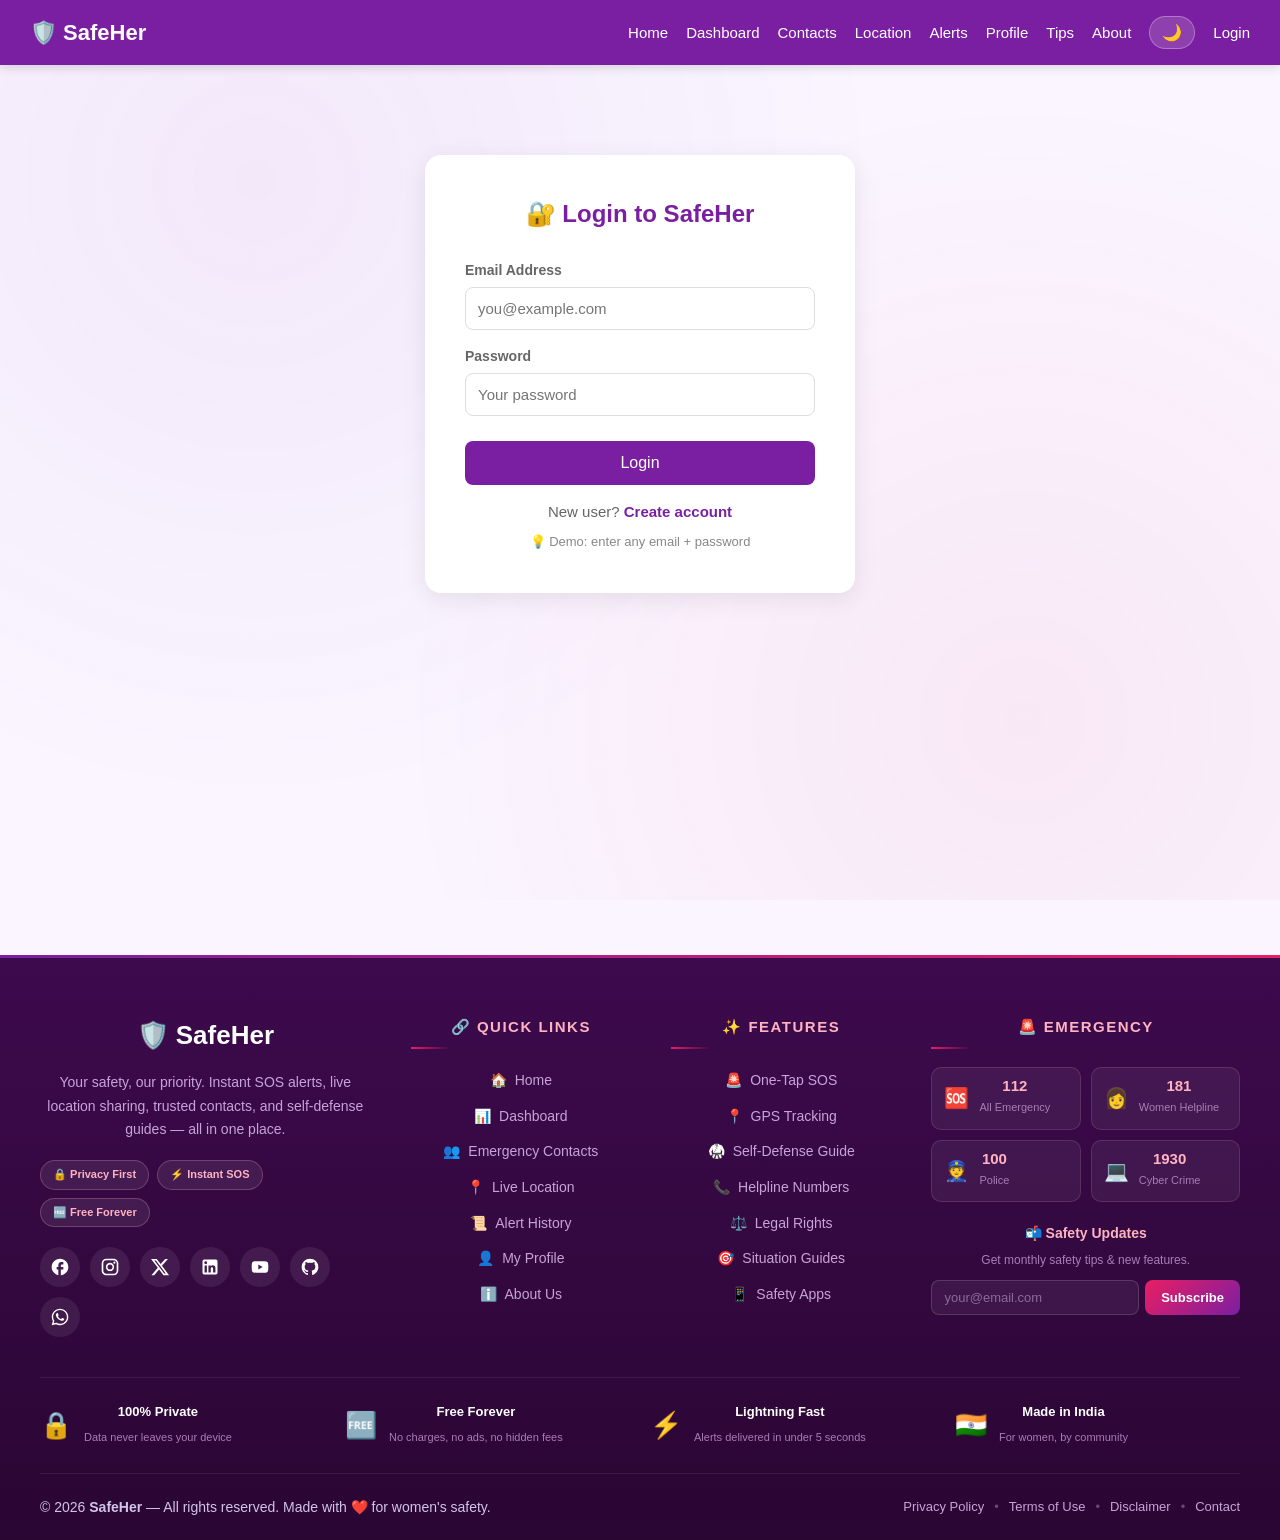
<file: dashboard.html>
<!DOCTYPE html>
<html lang="en">
<head>
  <meta charset="UTF-8" />
  <meta name="viewport" content="width=device-width, initial-scale=1.0" />
  <title>Dashboard — SafeHer</title>
  <link rel="stylesheet" href="style.css" />
  <script>
    if (localStorage.getItem('theme') === 'dark') document.documentElement.classList.add('dark-loading');
  </script>
  <style>
    .dark-loading body { background: #121212; }

    /* ---- DASHBOARD-SPECIFIC STYLES ---- */

    /* Trust banner */
    .trust-banner {
      display: flex;
      align-items: center;
      gap: 14px;
      padding: 14px 22px;
      background: linear-gradient(135deg, rgba(40,167,69,0.12), rgba(40,167,69,0.05));
      border-left: 4px solid #28a745;
      border-radius: 12px;
      margin-bottom: 24px;
      animation: slideInLeft 0.6s ease;
    }
    body.dark .trust-banner {
      background: linear-gradient(135deg, rgba(40,167,69,0.15), rgba(40,167,69,0.03));
    }
    .trust-banner .dot {
      width: 12px; height: 12px;
      background: #28a745;
      border-radius: 50%;
      animation: pulseDot 1.5s infinite;
      flex-shrink: 0;
    }
    @keyframes pulseDot {
      0%, 100% { box-shadow: 0 0 0 0 rgba(40,167,69,0.7); }
      50% { box-shadow: 0 0 0 10px rgba(40,167,69,0); }
    }
    .trust-banner strong { color: var(--text); font-size: 15px; }
    .trust-banner p { color: var(--text-muted); font-size: 13px; margin-top: 2px; }

    /* Safety score circular */
    .score-wrap {
      display: flex;
      align-items: center;
      gap: 26px;
      background: var(--card-bg);
      padding: 26px;
      border-radius: 16px;
      box-shadow: 0 4px 15px var(--shadow);
      margin-bottom: 26px;
      flex-wrap: wrap;
      animation: fadeSlideIn 0.7s ease;
    }
    .score-ring {
      position: relative;
      width: 130px;
      height: 130px;
      flex-shrink: 0;
    }
    .score-ring svg {
      transform: rotate(-90deg);
      width: 130px;
      height: 130px;
    }
    .score-ring .ring-bg {
      fill: none;
      stroke: rgba(123,31,162,0.12);
      stroke-width: 12;
    }
    .score-ring .ring-fill {
      fill: none;
      stroke: url(#ringGradient);
      stroke-width: 12;
      stroke-linecap: round;
      stroke-dasharray: 377;
      stroke-dashoffset: 377;
      transition: stroke-dashoffset 1.5s cubic-bezier(0.4, 0, 0.2, 1);
    }
    .score-ring .score-text {
      position: absolute;
      inset: 0;
      display: flex;
      flex-direction: column;
      align-items: center;
      justify-content: center;
    }
    .score-ring .score-text .num {
      font-size: 34px;
      font-weight: bold;
      color: var(--primary);
      line-height: 1;
    }
    .score-ring .score-text .label {
      font-size: 11px;
      color: var(--text-muted);
      text-transform: uppercase;
      letter-spacing: 1px;
      margin-top: 4px;
    }
    .score-info h3 {
      color: var(--primary);
      margin-bottom: 8px;
      font-size: 20px;
    }
    .score-info p {
      color: var(--text-muted);
      font-size: 14px;
      line-height: 1.6;
    }
    .score-info .tip {
      display: inline-block;
      margin-top: 10px;
      padding: 8px 14px;
      background: rgba(233,30,99,0.1);
      color: var(--accent);
      border-radius: 20px;
      font-size: 13px;
      font-weight: 600;
      cursor: pointer;
      transition: 0.3s;
      text-decoration: none;
    }
    .score-info .tip:hover {
      background: rgba(233,30,99,0.2);
      transform: translateX(4px);
    }

    /* Trust badges row */
    .trust-badges {
      display: grid;
      grid-template-columns: repeat(auto-fit, minmax(160px, 1fr));
      gap: 14px;
      margin-bottom: 26px;
    }
    .trust-badge {
      background: var(--card-bg);
      padding: 16px 14px;
      border-radius: 12px;
      box-shadow: 0 2px 10px var(--shadow);
      text-align: center;
      transition: all 0.3s ease;
      animation: cardEnter 0.5s ease backwards;
    }
    .trust-badge:nth-child(1) { animation-delay: 0.05s; }
    .trust-badge:nth-child(2) { animation-delay: 0.1s; }
    .trust-badge:nth-child(3) { animation-delay: 0.15s; }
    .trust-badge:nth-child(4) { animation-delay: 0.2s; }
    .trust-badge:hover {
      transform: translateY(-4px);
      box-shadow: 0 8px 20px var(--shadow-strong);
    }
    .trust-badge .tb-icon { font-size: 26px; }
    .trust-badge .tb-title {
      font-size: 13px;
      font-weight: 700;
      color: var(--text);
      margin-top: 6px;
    }
    .trust-badge .tb-sub {
      font-size: 11px;
      color: var(--text-dim);
      margin-top: 2px;
    }

    /* Setup checklist */
    .checklist {
      background: var(--card-bg);
      padding: 26px;
      border-radius: 16px;
      box-shadow: 0 4px 15px var(--shadow);
      margin-bottom: 26px;
      animation: fadeSlideIn 0.7s ease 0.2s backwards;
    }
    .checklist h3 {
      color: var(--primary);
      margin-bottom: 6px;
      display: flex;
      align-items: center;
      gap: 8px;
    }
    .checklist .cl-sub {
      color: var(--text-muted);
      font-size: 14px;
      margin-bottom: 18px;
    }
    .check-item {
      display: flex;
      align-items: center;
      gap: 14px;
      padding: 14px 16px;
      border-radius: 10px;
      margin-bottom: 8px;
      background: var(--bg);
      transition: all 0.3s;
      cursor: pointer;
      text-decoration: none;
      color: inherit;
    }
    .check-item:hover {
      background: rgba(123,31,162,0.08);
      transform: translateX(6px);
    }
    .check-item.done { opacity: 0.7; }
    .check-item .check-box {
      width: 26px;
      height: 26px;
      border-radius: 50%;
      border: 2px solid var(--border);
      display: flex;
      align-items: center;
      justify-content: center;
      font-size: 14px;
      color: white;
      flex-shrink: 0;
      transition: all 0.3s;
    }
    .check-item.done .check-box {
      background: #28a745;
      border-color: #28a745;
      animation: checkPop 0.5s ease;
    }
    @keyframes checkPop {
      0% { transform: scale(0); }
      50% { transform: scale(1.3); }
      100% { transform: scale(1); }
    }
    .check-item .check-text { flex: 1; }
    .check-item .check-text strong {
      color: var(--text);
      font-size: 15px;
      display: block;
    }
    .check-item .check-text small {
      color: var(--text-muted);
      font-size: 13px;
    }
    .check-item .arrow {
      color: var(--primary);
      font-size: 18px;
      opacity: 0.6;
    }

    /* Recent activity */
    .activity {
      background: var(--card-bg);
      padding: 26px;
      border-radius: 16px;
      box-shadow: 0 4px 15px var(--shadow);
      margin-bottom: 26px;
      animation: fadeSlideIn 0.7s ease 0.3s backwards;
    }
    .activity h3 {
      color: var(--primary);
      margin-bottom: 16px;
      display: flex;
      align-items: center;
      gap: 8px;
    }
    .activity-item {
      display: flex;
      align-items: flex-start;
      gap: 14px;
      padding: 12px 0;
      border-bottom: 1px solid var(--border);
    }
    .activity-item:last-child { border-bottom: none; }
    .activity-item .ai-icon {
      width: 38px;
      height: 38px;
      border-radius: 50%;
      background: rgba(123,31,162,0.1);
      display: flex;
      align-items: center;
      justify-content: center;
      font-size: 18px;
      flex-shrink: 0;
    }
    .activity-item .ai-content { flex: 1; }
    .activity-item .ai-content strong {
      color: var(--text);
      font-size: 14px;
      display: block;
    }
    .activity-item .ai-content small {
      color: var(--text-dim);
      font-size: 12px;
    }
    .activity-empty {
      text-align: center;
      padding: 24px;
      color: var(--text-muted);
    }

    /* Privacy promise */
    .privacy-card {
      background: linear-gradient(135deg, rgba(123,31,162,0.08), rgba(233,30,99,0.06));
      padding: 26px;
      border-radius: 16px;
      border: 1px dashed var(--primary);
      margin-bottom: 26px;
      animation: fadeSlideIn 0.7s ease 0.4s backwards;
    }
    body.dark .privacy-card {
      background: linear-gradient(135deg, rgba(185,104,214,0.1), rgba(255,77,109,0.06));
    }
    .privacy-card h3 {
      color: var(--primary);
      margin-bottom: 10px;
      display: flex;
      align-items: center;
      gap: 8px;
    }
    .privacy-card p {
      color: var(--text-muted);
      font-size: 14px;
      line-height: 1.7;
      margin-bottom: 10px;
    }
    .privacy-card ul {
      padding-left: 22px;
      color: var(--text-muted);
      font-size: 14px;
      line-height: 1.9;
    }

    /* How it protects */
    .protect-row {
      display: grid;
      grid-template-columns: repeat(auto-fit, minmax(220px, 1fr));
      gap: 18px;
      margin-bottom: 26px;
    }
    .protect-card {
      background: var(--card-bg);
      padding: 22px;
      border-radius: 14px;
      box-shadow: 0 4px 15px var(--shadow);
      text-align: center;
      transition: all 0.4s ease;
      animation: cardEnter 0.5s ease backwards;
    }
    .protect-card:hover {
      transform: translateY(-6px);
      box-shadow: 0 12px 28px var(--shadow-strong);
    }
    .protect-card .pc-icon {
      font-size: 40px;
      display: inline-block;
      animation: floatIcon 3s ease-in-out infinite;
    }
    @keyframes floatIcon {
      0%, 100% { transform: translateY(0); }
      50% { transform: translateY(-6px); }
    }
    .protect-card h4 {
      color: var(--primary);
      margin: 10px 0 6px;
      font-size: 16px;
    }
    .protect-card p {
      color: var(--text-muted);
      font-size: 13px;
    }

    /* Section title inside dashboard */
    .dash-title {
      color: var(--primary);
      margin: 40px 0 16px;
      font-size: 22px;
      display: flex;
      align-items: center;
      gap: 10px;
      animation: fadeSlideIn 0.6s ease;
    }

    /* Emergency card */
    .emergency-card {
      background: linear-gradient(135deg, #c9184a, #7B1FA2);
      color: white;
      padding: 30px;
      border-radius: 16px;
      margin-top: 26px;
      box-shadow: 0 8px 30px rgba(201,24,74,0.3);
      animation: fadeSlideIn 0.7s ease 0.5s backwards;
      position: relative;
      overflow: hidden;
    }
    .emergency-card::before {
      content: '';
      position: absolute;
      top: -50px; right: -50px;
      width: 200px; height: 200px;
      background: radial-gradient(circle, rgba(255,255,255,0.15), transparent 70%);
      border-radius: 50%;
    }
    .emergency-card h3 {
      font-size: 22px;
      margin-bottom: 10px;
      position: relative;
    }
    .emergency-card p {
      font-size: 15px;
      margin-bottom: 18px;
      opacity: 0.95;
      position: relative;
    }
    .emergency-actions {
      display: flex;
      gap: 12px;
      flex-wrap: wrap;
      position: relative;
    }
    .emergency-actions a, .emergency-actions button {
      background: rgba(255,255,255,0.2);
      color: white;
      border: 1px solid rgba(255,255,255,0.4);
      padding: 12px 20px;
      border-radius: 10px;
      text-decoration: none;
      font-size: 14px;
      font-weight: 600;
      cursor: pointer;
      transition: all 0.3s;
      backdrop-filter: blur(10px);
    }
    .emergency-actions a:hover, .emergency-actions button:hover {
      background: white;
      color: #c9184a;
      transform: translateY(-2px);
    }

    @keyframes fadeSlideIn {
      from { opacity: 0; transform: translateY(30px); }
      to { opacity: 1; transform: translateY(0); }
    }
    @keyframes cardEnter {
      from { opacity: 0; transform: translateY(20px) scale(0.95); }
      to { opacity: 1; transform: translateY(0) scale(1); }
    }
    @keyframes slideInLeft {
      from { opacity: 0; transform: translateX(-20px); }
      to { opacity: 1; transform: translateX(0); }
    }
  </style>
</head>
<body>

<div id="nav-placeholder"></div>

<div class="page">

  <!-- ============ WELCOME + TRUST BANNER ============ -->
  <h1 id="welcome">Welcome 👋</h1>
  <p class="subtitle">You're safe. We're here for you, 24/7.</p>

  <div class="trust-banner">
    <span class="dot"></span>
    <div>
      <strong>✅ Protected Status: Active</strong>
      <p>Your account is secure. Data stored only on this device.</p>
    </div>
  </div>

  <!-- ============ SAFETY SCORE ============ -->
  <div class="score-wrap">
    <div class="score-ring">
      <svg viewBox="0 0 130 130">
        <defs>
          <linearGradient id="ringGradient" x1="0%" y1="0%" x2="100%" y2="100%">
            <stop offset="0%" stop-color="#7B1FA2" />
            <stop offset="100%" stop-color="#E91E63" />
          </linearGradient>
        </defs>
        <circle class="ring-bg" cx="65" cy="65" r="60"></circle>
        <circle class="ring-fill" id="scoreRing" cx="65" cy="65" r="60"></circle>
      </svg>
      <div class="score-text">
        <div class="num" id="scoreNum">0</div>
        <div class="label">Safety Score</div>
      </div>
    </div>
    <div class="score-info">
      <h3>🛡️ Your Safety Score</h3>
      <p id="scoreMessage">Complete the checklist below to reach 100%.</p>
      <a href="contacts.html" class="tip" id="scoreTip">👉 Add your first emergency contact</a>
    </div>
  </div>

  <!-- ============ TRUST BADGES ============ -->
  <div class="trust-badges">
    <div class="trust-badge">
      <div class="tb-icon">🔒</div>
      <div class="tb-title">100% Private</div>
      <div class="tb-sub">No server uploads</div>
    </div>
    <div class="trust-badge">
      <div class="tb-icon">⚡</div>
      <div class="tb-title">Instant Alerts</div>
      <div class="tb-sub">Under 5 seconds</div>
    </div>
    <div class="trust-badge">
      <div class="tb-icon">📍</div>
      <div class="tb-title">GPS Precise</div>
      <div class="tb-sub">Live tracking</div>
    </div>
    <div class="trust-badge">
      <div class="tb-icon">🆓</div>
      <div class="tb-title">Free Forever</div>
      <div class="tb-sub">No hidden charges</div>
    </div>
  </div>

  <!-- ============ SETUP CHECKLIST ============ -->
  <div class="checklist">
    <h3>📋 Complete Your Setup</h3>
    <p class="cl-sub">Finish these steps to reach 100% safety score</p>

    <a href="profile.html" class="check-item" id="chkProfile">
      <div class="check-box">✓</div>
      <div class="check-text">
        <strong>Fill your profile</strong>
        <small>Add your name, phone and address</small>
      </div>
      <span class="arrow">→</span>
    </a>

    <a href="contacts.html" class="check-item" id="chkContacts">
      <div class="check-box">✓</div>
      <div class="check-text">
        <strong>Add 3+ emergency contacts</strong>
        <small>Family, friends, or neighbors who can help</small>
      </div>
      <span class="arrow">→</span>
    </a>

    <a href="location.html" class="check-item" id="chkLocation">
      <div class="check-box">✓</div>
      <div class="check-text">
        <strong>Enable location sharing</strong>
        <small>Allow GPS for accurate SOS alerts</small>
      </div>
      <span class="arrow">→</span>
    </a>

    <a href="dashboard.html" class="check-item" id="chkSOS">
      <div class="check-box">✓</div>
      <div class="check-text">
        <strong>Test the SOS button</strong>
        <small>Try it once so you're ready when needed</small>
      </div>
      <span class="arrow">→</span>
    </a>
  </div>

  <!-- ============ SOS ============ -->
  <h2 class="dash-title">🚨 Emergency SOS</h2>

  <div class="sos-wrap">
    <button class="sos-btn" id="sosBtn" onclick="startSOS()">SOS</button>
    <p style="margin-top:25px;font-weight:bold;color:var(--primary);font-size:17px">
      Press the button in an emergency
    </p>
    <p id="sosStatus" style="margin-top:12px;font-size:15px"></p>
    <p style="margin-top:6px;font-size:13px;color:var(--text-dim)">
      (You'll have 5 seconds to cancel)
    </p>
  </div>

  <!-- ============ QUICK HELPLINES ============ -->
  <h2 class="dash-title">⚡ Quick Helplines</h2>
  <div class="grid" style="margin-top:20px">
    <a class="helpline" href="tel:1091"><div class="icon">📞</div><strong>Police</strong><div class="num">1091</div></a>
    <a class="helpline" href="tel:181"><div class="icon">🆘</div><strong>Women Helpline</strong><div class="num">181</div></a>
    <a class="helpline" href="tel:112"><div class="icon">🚑</div><strong>Emergency</strong><div class="num">112</div></a>
    <a class="helpline" href="tel:1098"><div class="icon">👶</div><strong>Child Helpline</strong><div class="num">1098</div></a>
  </div>

  <!-- ============ QUICK STATS ============ -->
  <h2 class="dash-title">📊 Your Safety Snapshot</h2>
  <div class="grid" style="margin-top:20px">
    <div class="card"><div style="font-size:40px">👥</div><h3 id="contactCount">0</h3><p>Emergency Contacts</p></div>
    <div class="card"><div style="font-size:40px">📜</div><h3 id="alertCount">0</h3><p>Total Alerts Sent</p></div>
    <div class="card"><div style="font-size:40px">✅</div><h3 id="resolvedCount">0</h3><p>Resolved Alerts</p></div>
  </div>

  <!-- ============ HOW SAFEHER PROTECTS YOU ============ -->
  <h2 class="dash-title">🛡️ How SafeHer Protects You</h2>
  <div class="protect-row">
    <div class="protect-card">
      <div class="pc-icon">⚡</div>
      <h4>Instant Response</h4>
      <p>Your SOS is logged instantly with GPS and timestamped for evidence.</p>
    </div>
    <div class="protect-card">
      <div class="pc-icon">🔐</div>
      <h4>Encrypted Locally</h4>
      <p>All data stays in your browser — no one else can ever see it.</p>
    </div>
    <div class="protect-card">
      <div class="pc-icon">📱</div>
      <h4>Works Offline</h4>
      <p>The app loads instantly even on a slow network. SOS stays available.</p>
    </div>
    <div class="protect-card">
      <div class="pc-icon">🆘</div>
      <h4>Direct Helplines</h4>
      <p>One tap dials the national emergency numbers — no searching needed.</p>
    </div>
  </div>

  <!-- ============ RECENT ACTIVITY ============ -->
  <h2 class="dash-title">📰 Recent Activity</h2>
  <div class="activity">
    <div id="activityList">
      <div class="activity-empty">No activity yet. Start by adding a contact or testing SOS.</div>
    </div>
  </div>

  <!-- ============ PRIVACY PROMISE ============ -->
  <div class="privacy-card">
    <h3>🔒 Our Privacy Promise</h3>
    <p>Your safety app should never compromise your privacy. Here's our commitment:</p>
    <ul>
      <li>✅ <strong>Zero tracking</strong> — we don't log your movements</li>
      <li>✅ <strong>Zero uploads</strong> — nothing leaves your device</li>
      <li>✅ <strong>Zero ads</strong> — no third-party tracking scripts</li>
      <li>✅ <strong>Zero cost</strong> — free forever, for everyone</li>
      <li>✅ <strong>Open source</strong> — code visible on GitHub</li>
    </ul>
  </div>

  <!-- ============ EMERGENCY CARD ============ -->
  <div class="emergency-card">
    <h3>🆘 In Immediate Danger?</h3>
    <p>Don't hesitate. Call for help right now — every second matters.</p>
    <div class="emergency-actions">
      <a href="tel:112">📞 Call 112</a>
      <a href="tel:181">🆘 Women Helpline 181</a>
      <button onclick="window.print()">🖨️ Print Emergency Info</button>
    </div>
  </div>

</div>

<div id="footer-placeholder"></div>
<div class="toast" id="toast"></div>

<script src="theme.js"></script>
<script>
  if (!guardAuth()) { /* redirected */ }

  (function init() {
    const user = DB.getUser();
    if (user) document.getElementById('welcome').textContent = `Welcome, ${user.fullName} 👋`;
    refreshStats();
    updateChecklist();
    updateSafetyScore();
    renderActivity();
  })();

  /* ============ Stats ============ */
  function refreshStats() {
    document.getElementById('contactCount').textContent = DB.getContacts().length;
    const alerts = DB.getAlerts();
    document.getElementById('alertCount').textContent = alerts.length;
    document.getElementById('resolvedCount').textContent =
      alerts.filter(a => a.status === 'RESOLVED').length;
  }

  /* ============ Checklist ============ */
  function updateChecklist() {
    const user = DB.getUser() || {};
    const contacts = DB.getContacts();
    const alerts = DB.getAlerts();

    if (user.fullName && user.phoneNumber) {
      document.getElementById('chkProfile')?.classList.add('done');
    }
    if (contacts.length >= 3) {
      document.getElementById('chkContacts')?.classList.add('done');
    }
    if (localStorage.getItem('locationEnabled') === 'true') {
      document.getElementById('chkLocation')?.classList.add('done');
    }
    if (alerts.length > 0) {
      document.getElementById('chkSOS')?.classList.add('done');
    }
  }

  /* ============ Safety Score ============ */
  function calculateScore() {
    const user = DB.getUser() || {};
    const contacts = DB.getContacts();
    const alerts = DB.getAlerts();

    let score = 0;
    // Profile complete (up to 25)
    if (user.fullName) score += 8;
    if (user.email) score += 8;
    if (user.phoneNumber) score += 9;

    // Contacts (up to 35)
    score += Math.min(35, contacts.length * 12);

    // Location enabled (20)
    if (localStorage.getItem('locationEnabled') === 'true') score += 20;

    // SOS tested (20)
    if (alerts.length > 0) score += 20;

    return Math.min(100, Math.round(score));
  }

  function updateSafetyScore() {
    const score = calculateScore();
    const ring = document.getElementById('scoreRing');
    const num = document.getElementById('scoreNum');
    const msg = document.getElementById('scoreMessage');
    const tip = document.getElementById('scoreTip');

    // Animate ring (circumference = 2 * PI * r = ~377)
    const offset = 377 - (377 * score / 100);
    setTimeout(() => ring.style.strokeDashoffset = offset, 200);

    // Animate number
    let current = 0;
    const step = score / 40;
    const interval = setInterval(() => {
      current += step;
      if (current >= score) {
        num.textContent = score;
        clearInterval(interval);
      } else {
        num.textContent = Math.floor(current);
      }
    }, 30);

    // Message + tip
    if (score >= 90) {
      msg.textContent = '🎉 Excellent! Your account is fully protected.';
      tip.style.display = 'none';
    } else if (score >= 60) {
      msg.textContent = '👍 Good progress! A few steps left to be fully protected.';
      tip.textContent = '👉 Complete the checklist above';
      tip.href = '#';
    } else if (score >= 30) {
      msg.textContent = '⚠️ You\'re getting started. Complete more steps for full protection.';
      tip.textContent = '👉 Add more emergency contacts';
      tip.href = 'contacts.html';
    } else {
      msg.textContent = '🚨 Your account needs setup. Complete the checklist below.';
      tip.textContent = '👉 Fill your profile first';
      tip.href = 'profile.html';
    }
  }

  /* ============ Activity Feed ============ */
  function renderActivity() {
    const user = DB.getUser() || {};
    const contacts = DB.getContacts();
    const alerts = DB.getAlerts();
    const list = document.getElementById('activityList');

    const items = [];

    // Profile created
    if (user.fullName) {
      items.push({
        icon: '👤',
        text: 'Account created',
        time: 'Just now',
        sort: Date.now() - 100
      });
    }

    // Contacts added
    contacts.slice(-3).forEach(c => {
      items.push({
        icon: '👥',
        text: `Added ${c.name} as emergency contact`,
        time: 'Recent',
        sort: c.id
      });
    });

    // Alerts
    alerts.slice(0, 3).forEach(a => {
      items.push({
        icon: a.status === 'RESOLVED' ? '✅' : '🚨',
        text: a.status === 'RESOLVED' ? 'Alert resolved' : 'SOS alert triggered',
        time: new Date(a.createdAt).toLocaleString(),
        sort: a.id
      });
    });

    if (items.length === 0) {
      list.innerHTML = '<div class="activity-empty">No activity yet. Start by adding a contact or testing SOS.</div>';
      return;
    }

    items.sort((a, b) => b.sort - a.sort);
    list.innerHTML = items.slice(0, 6).map(i => `
      <div class="activity-item">
        <div class="ai-icon">${i.icon}</div>
        <div class="ai-content">
          <strong>${i.text}</strong>
          <small>${i.time}</small>
        </div>
      </div>
    `).join('');
  }

  /* ============ Track location enabled ============ */
  // When user visits location page and gets location, we mark this
  // (Already handled in location.html - just leaving hook here for demo)
  if (!localStorage.getItem('locationEnabled')) {
    localStorage.setItem('locationEnabled', 'false');
  }
</script>
</body>
</html>
</file>
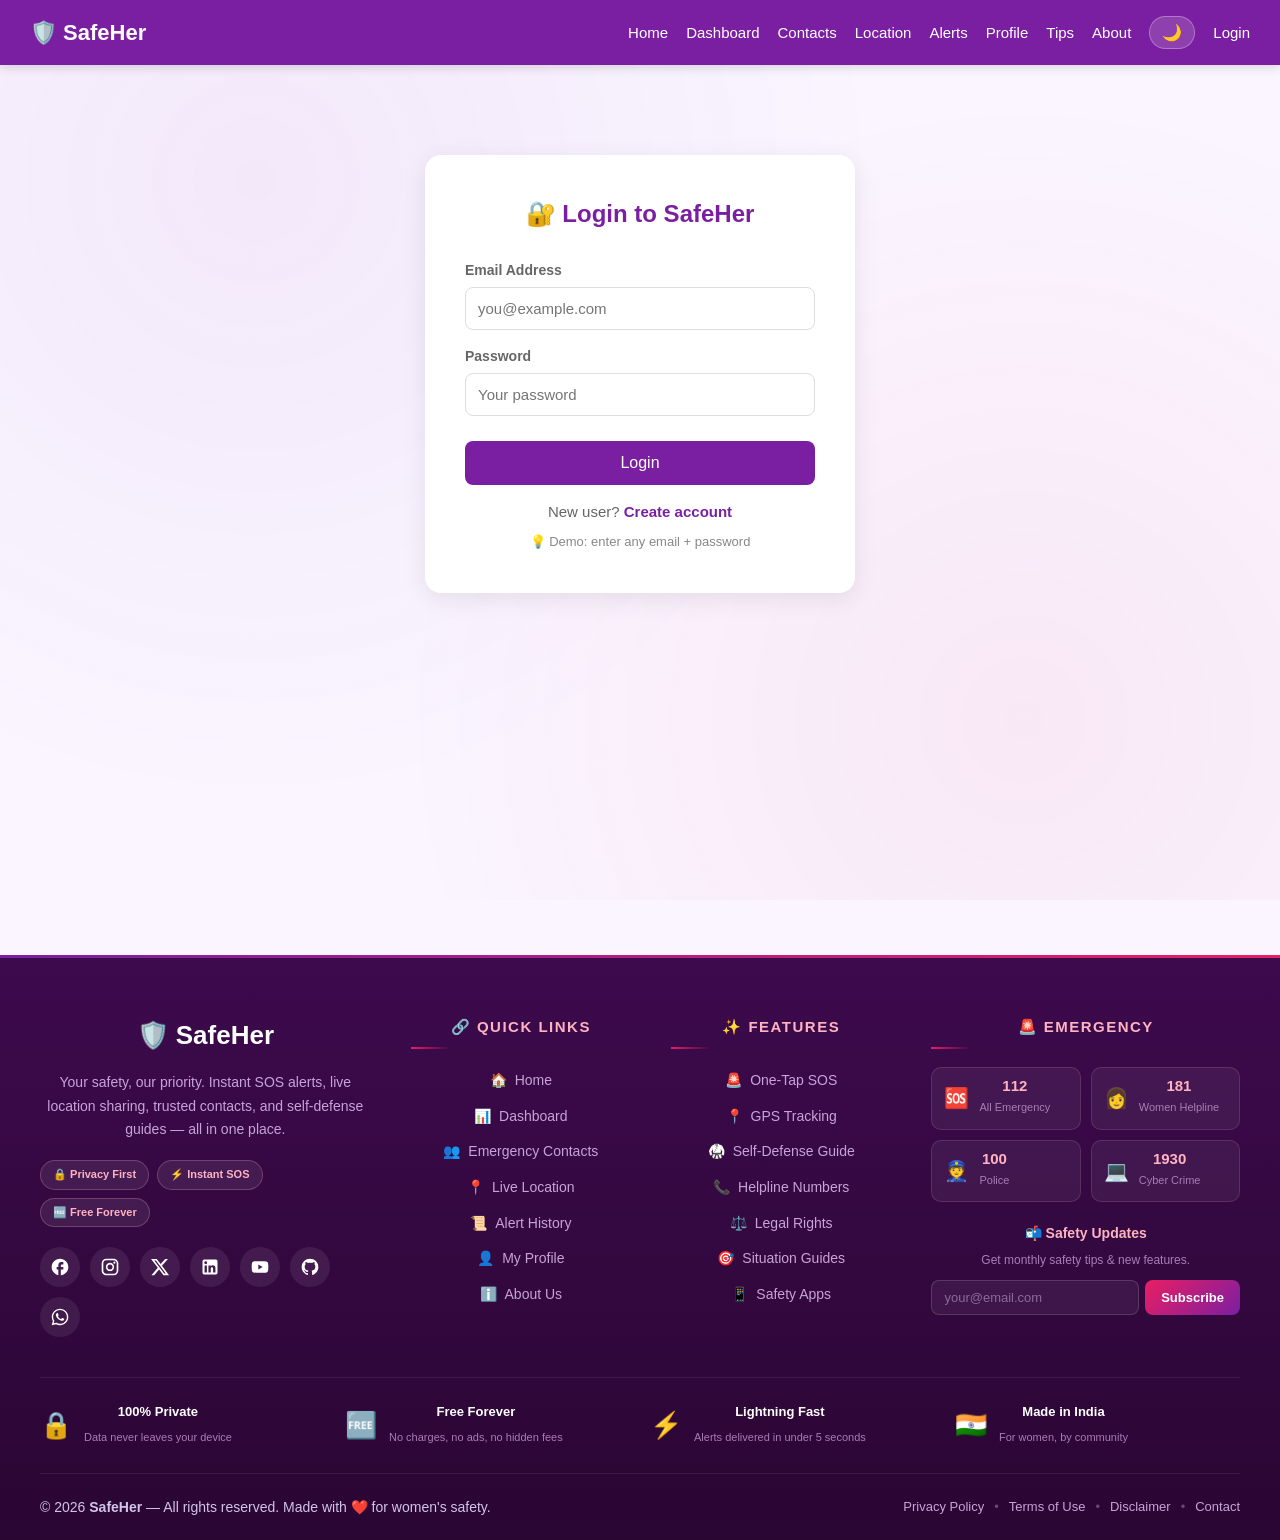
<file: location.html>
<!DOCTYPE html>
<html lang="en">
<head>
  <meta charset="UTF-8" />
  <meta name="viewport" content="width=device-width, initial-scale=1.0" />
  <title>Live Location — SafeHer</title>
  <link rel="stylesheet" href="style.css" />
  <script>
    if (localStorage.getItem('theme') === 'dark') document.documentElement.classList.add('dark-loading');
  </script>
  <style>.dark-loading body { background: #121212; }</style>
</head>
<body>

<div id="nav-placeholder"></div>

<div class="page">
  <h1>📍 Live Location Sharing</h1>
  <p class="subtitle">Share your real-time GPS location with your trusted contacts.</p>

  <div class="card" style="padding:35px;text-align:left">
    <div style="display:flex;gap:15px;flex-wrap:wrap;justify-content:center;margin-bottom:20px">
      <button class="btn-primary" style="width:auto;padding:12px 26px" onclick="getLocation()">▶ Get My Location</button>
      <button class="btn-primary" style="width:auto;padding:12px 26px;background:var(--accent)" onclick="shareLocation()">📤 Share</button>
    </div>
    <div id="locInfo" style="background:var(--bg);padding:20px;border-radius:12px;text-align:left;margin-top:20px">
      <p style="color:var(--text-muted)">Click "Get My Location" to fetch your coordinates.</p>
    </div>
  </div>

  <h2 style="color:var(--primary);margin-top:40px">🗺️ Preview</h2>
  <div id="mapPreview" style="margin-top:15px;background:var(--card-bg);padding:20px;border-radius:12px;
    box-shadow:0 2px 10px var(--shadow);color:var(--text-muted);text-align:center">
    Location map preview will appear here.
  </div>
</div>

<div id="footer-placeholder"></div>
<div class="toast" id="toast"></div>

<script src="theme.js"></script>
<script>
  if (!guardAuth()) { /* redirected */ }

  let currentLoc = null;

  function getLocation() {
    if (!navigator.geolocation) return toast('Geolocation not supported');
    document.getElementById('locInfo').innerHTML = '<p>📡 Fetching location...</p>';
    navigator.geolocation.getCurrentPosition(
      (pos) => {
        const lat = pos.coords.latitude, lng = pos.coords.longitude;
        currentLoc = { lat, lng };
        document.getElementById('locInfo').innerHTML = `
          <p><strong>Latitude:</strong> ${lat.toFixed(6)}</p>
          <p><strong>Longitude:</strong> ${lng.toFixed(6)}</p>
          <p><strong>Accuracy:</strong> ±${pos.coords.accuracy.toFixed(0)} m</p>
          <a href="https://www.google.com/maps?q=${lat},${lng}" target="_blank"
            style="color:var(--primary);font-weight:bold;text-decoration:none">
            🗺️ Open in Google Maps
          </a>
        `;
        document.getElementById('mapPreview').innerHTML = `
          <iframe src="https://www.openstreetmap.org/export/embed.html?bbox=${lng-0.01},${lat-0.01},${lng+0.01},${lat+0.01}&layer=mapnik&marker=${lat},${lng}"
            style="width:100%;height:300px;border:none;border-radius:8px" loading="lazy"></iframe>
        `;
        toast('✅ Location fetched');
      },
      () => {
        document.getElementById('locInfo').innerHTML = '<p style="color:red">❌ Unable to get location</p>';
      },
      { enableHighAccuracy: true }
    );
  }

  function shareLocation() {
    if (!currentLoc) return toast('Get your location first');
    const link = `https://www.google.com/maps?q=${currentLoc.lat},${currentLoc.lng}`;
    if (navigator.share) {
      navigator.share({ title: 'My Live Location', text: 'I am here:', url: link });
    } else {
      navigator.clipboard.writeText(link).then(() => toast('📋 Link copied!'));
    }
  }
</script>
</body>
</html>
</file>
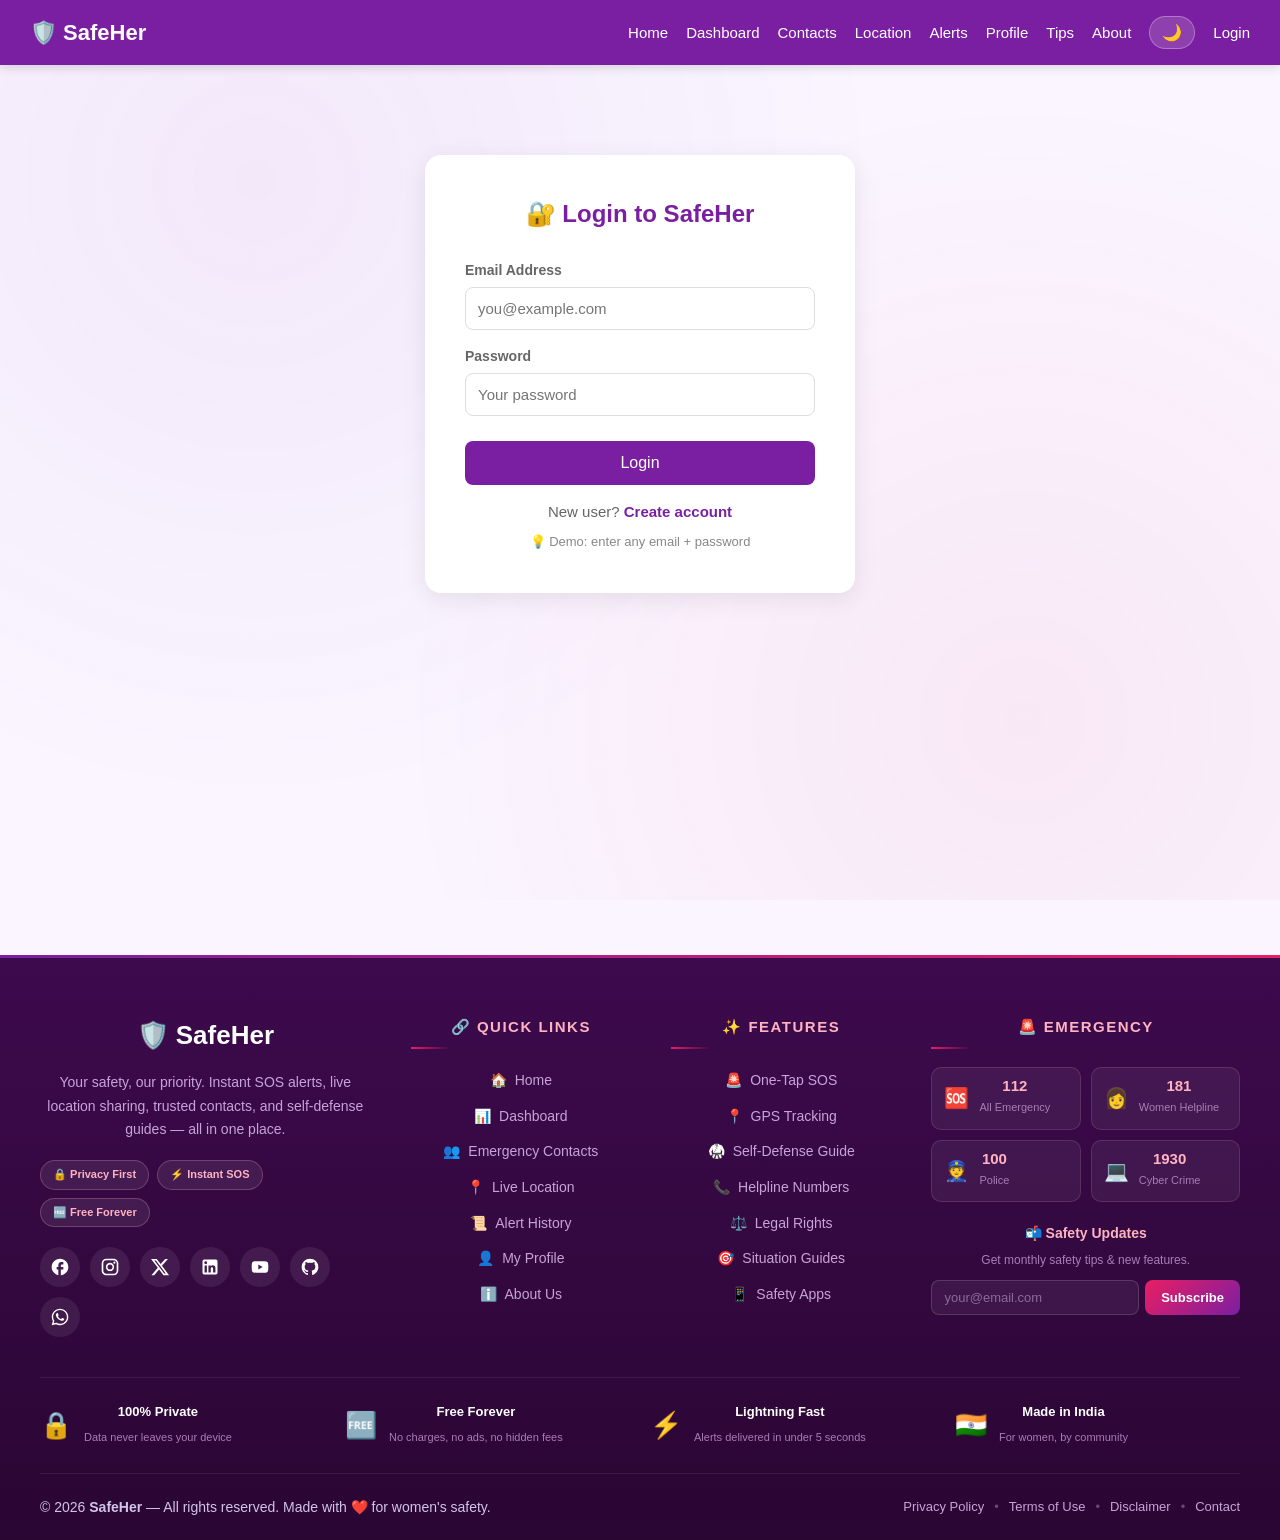
<file: login.html>
<!DOCTYPE html>
<html lang="en">
<head>
  <meta charset="UTF-8" />
  <meta name="viewport" content="width=device-width, initial-scale=1.0" />
  <title>Login — SafeHer</title>
  <link rel="stylesheet" href="style.css" />
  <script>
    if (localStorage.getItem('theme') === 'dark') document.documentElement.classList.add('dark-loading');
  </script>
  <style>.dark-loading body { background: #121212; }</style>
</head>
<body>

<div id="nav-placeholder"></div>

<div class="page">
  <div class="form-box">
    <h2>🔐 Login to SafeHer</h2>
    <div class="form-group">
      <label>Email Address</label>
      <input id="email" type="email" placeholder="you@example.com" required />
    </div>
    <div class="form-group">
      <label>Password</label>
      <input id="password" type="password" placeholder="Your password" required />
    </div>
    <button class="btn-primary" onclick="login()">Login</button>
    <p class="form-footer">New user? <a href="register.html">Create account</a></p>
    <p class="form-footer" style="font-size:13px;color:var(--text-dim);margin-top:8px">
      💡 Demo: enter any email + password
    </p>
  </div>
</div>

<div id="footer-placeholder"></div>
<div class="toast" id="toast"></div>

<script src="theme.js"></script>
<script>
  function login() {
    const email = document.getElementById('email').value.trim();
    const password = document.getElementById('password').value;
    if (!email || !password) return toast('Please fill all fields');

    const name = email.split('@')[0];
    DB.setUser({
      id: Date.now(),
      fullName: name.charAt(0).toUpperCase() + name.slice(1),
      email, phoneNumber: ''
    });
    toast('✅ Logged in!');
    setTimeout(() => location.href = 'dashboard.html', 700);
  }
  document.addEventListener('keydown', e => { if (e.key === 'Enter') login(); });
</script>
</body>
</html>
</file>
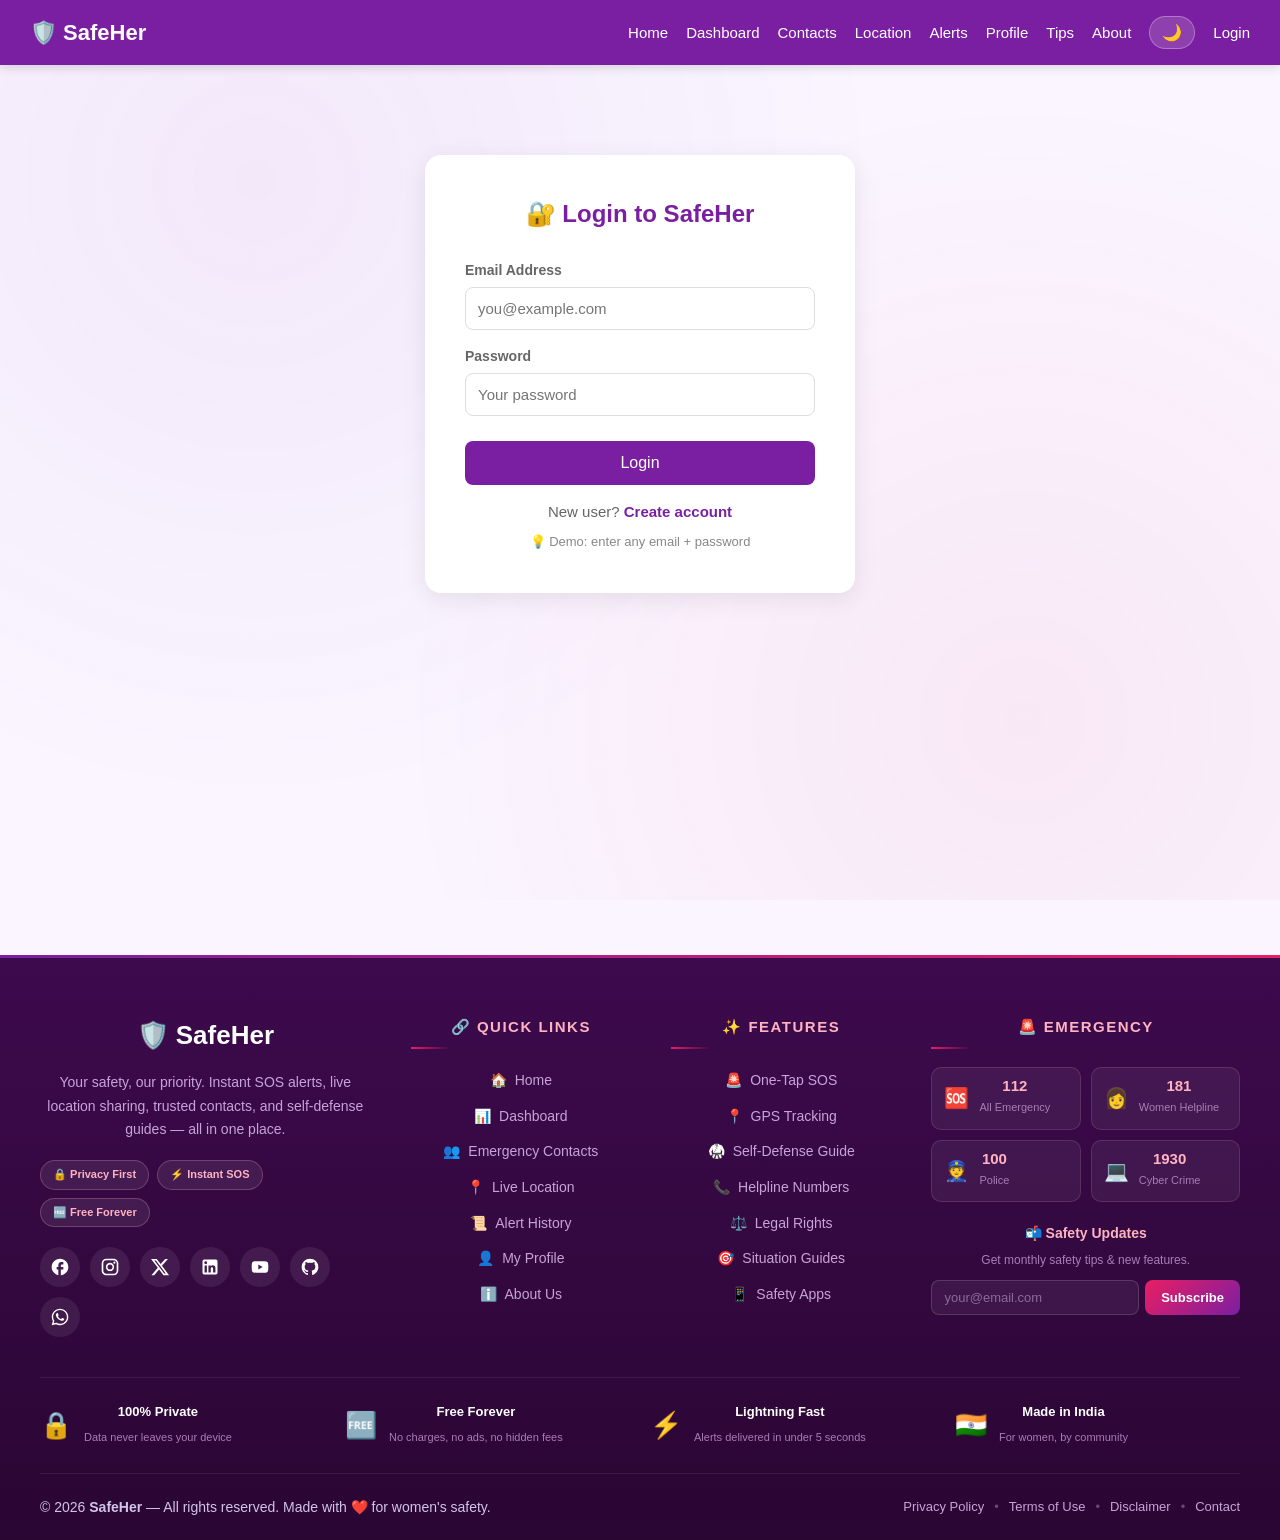
<file: profile.html>
<!DOCTYPE html>
<html lang="en">
<head>
  <meta charset="UTF-8" />
  <meta name="viewport" content="width=device-width, initial-scale=1.0" />
  <title>Profile — SafeHer</title>
  <link rel="stylesheet" href="style.css" />
  <script>
    if (localStorage.getItem('theme') === 'dark') document.documentElement.classList.add('dark-loading');
  </script>
  <style>.dark-loading body { background: #121212; }</style>
</head>
<body>

<div id="nav-placeholder"></div>

<div class="page">
  <h1>👤 Your Profile</h1>
  <p class="subtitle">Manage your personal information.</p>

  <div class="form-box" style="margin:0 auto">
    <div style="text-align:center;margin-bottom:20px">
      <div id="avatar" style="width:90px;height:90px;border-radius:50%;
        background:linear-gradient(135deg,#7B1FA2,#E91E63);color:white;
        display:inline-flex;align-items:center;justify-content:center;
        font-size:36px;font-weight:bold">U</div>
    </div>
    <div class="form-group"><label>Full Name</label><input id="pName" placeholder="Your name" /></div>
    <div class="form-group"><label>Email</label><input id="pEmail" type="email" placeholder="you@example.com" /></div>
    <div class="form-group"><label>Phone Number</label><input id="pPhone" placeholder="+91 98765 43210" /></div>
    <button class="btn-primary" onclick="saveProfile()">Save Changes</button>
  </div>

  <h2 style="color:var(--primary);margin-top:40px;text-align:center">📊 Your Stats</h2>
  <div class="grid" style="margin-top:20px">
    <div class="card"><div style="font-size:40px">👥</div><h3 id="statContacts">0</h3><p>Contacts</p></div>
    <div class="card"><div style="font-size:40px">📜</div><h3 id="statAlerts">0</h3><p>Total Alerts</p></div>
    <div class="card"><div style="font-size:40px">✅</div><h3 id="statResolved">0</h3><p>Resolved</p></div>
  </div>

  <div style="text-align:center;margin-top:40px">
    <button class="btn-primary" style="width:auto;padding:12px 30px;background:#dc3545"
      onclick="if(confirm('Log out now?')) logout()">🚪 Logout</button>
  </div>
</div>

<div id="footer-placeholder"></div>
<div class="toast" id="toast"></div>

<script src="theme.js"></script>
<script>
  if (!guardAuth()) { /* redirected */ }

  (function init() {
    const user = DB.getUser();
    if (!user) return;
    document.getElementById('pName').value = user.fullName || '';
    document.getElementById('pEmail').value = user.email || '';
    document.getElementById('pPhone').value = user.phoneNumber || '';
    document.getElementById('avatar').textContent = (user.fullName || 'U').charAt(0).toUpperCase();
    renderStats();
  })();

  function saveProfile() {
    const user = DB.getUser();
    user.fullName = document.getElementById('pName').value.trim();
    user.email = document.getElementById('pEmail').value.trim();
    user.phoneNumber = document.getElementById('pPhone').value.trim();
    DB.setUser(user);
    document.getElementById('avatar').textContent = (user.fullName || 'U').charAt(0).toUpperCase();
    toast('✅ Profile updated');
  }

  function renderStats() {
    document.getElementById('statContacts').textContent = DB.getContacts().length;
    const alerts = DB.getAlerts();
    document.getElementById('statAlerts').textContent = alerts.length;
    document.getElementById('statResolved').textContent =
      alerts.filter(a => a.status === 'RESOLVED').length;
  }
</script>
</body>
</html>
</file>
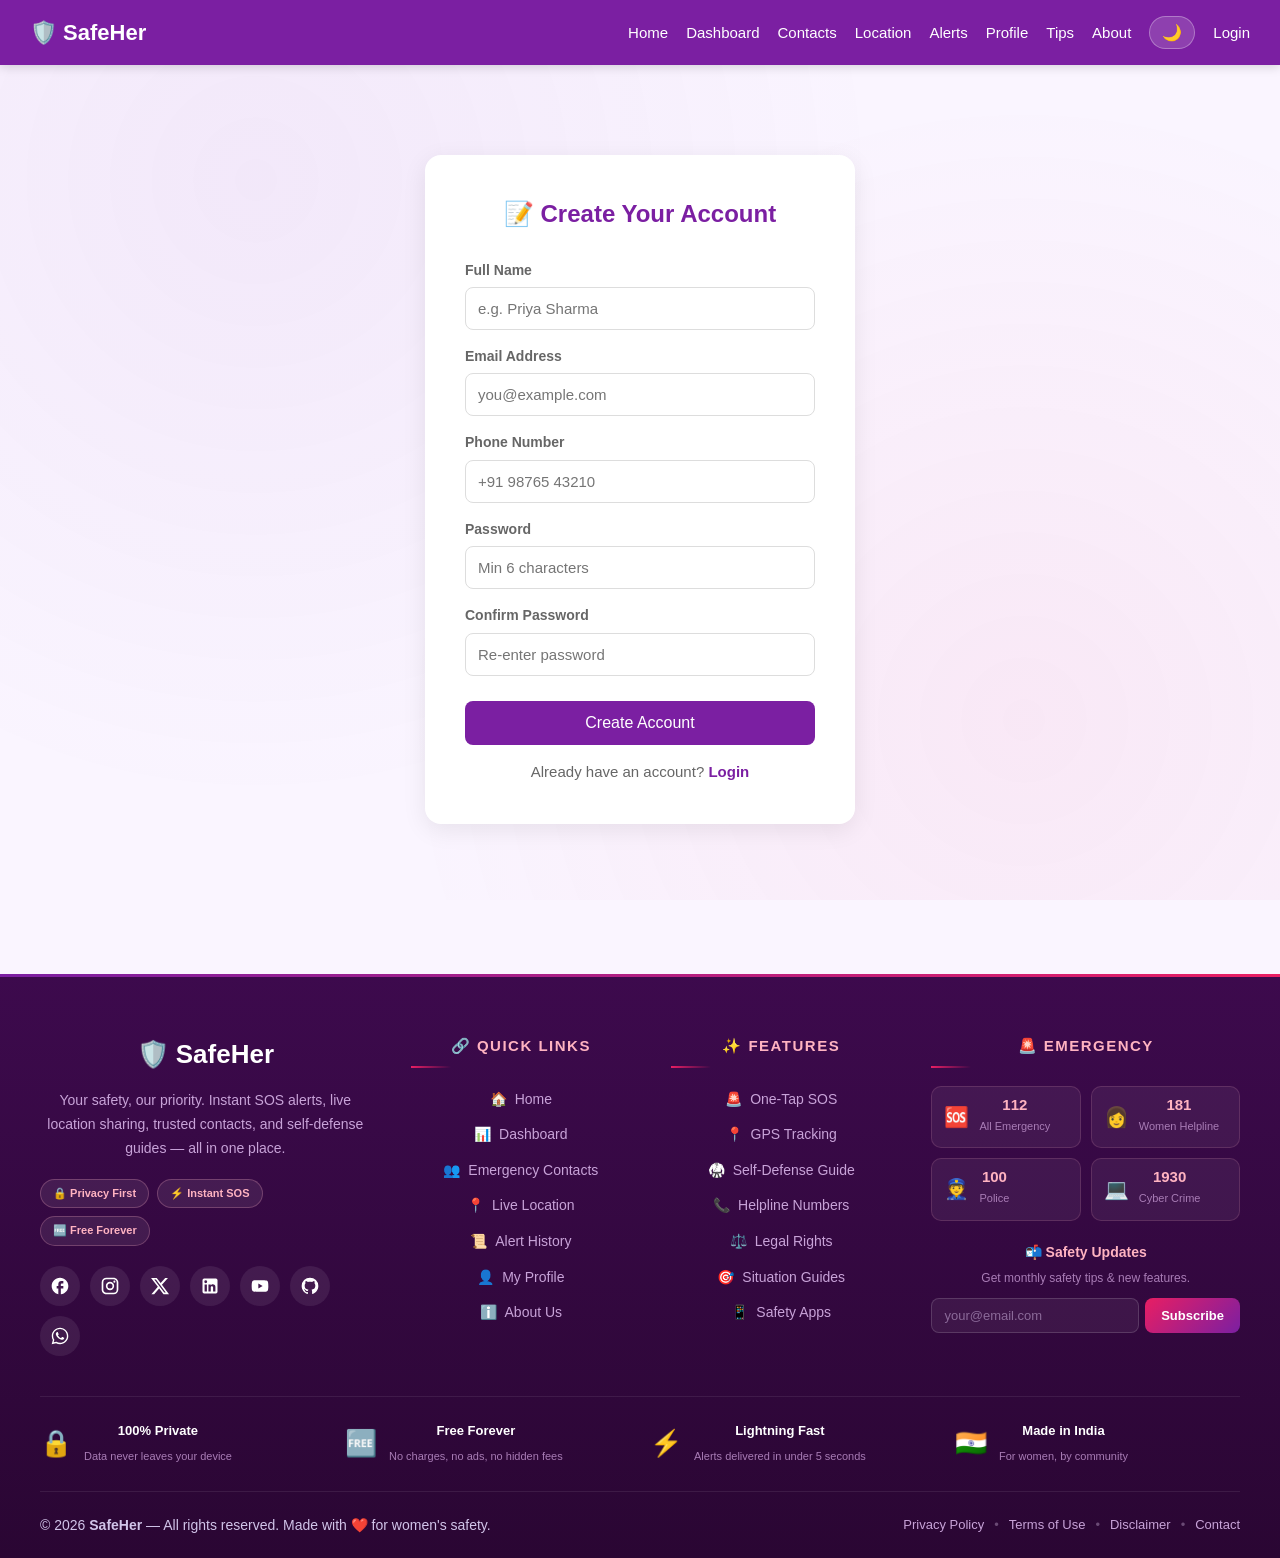
<file: register.html>
<!DOCTYPE html>
<html lang="en">
<head>
  <meta charset="UTF-8" />
  <meta name="viewport" content="width=device-width, initial-scale=1.0" />
  <title>Register — SafeHer</title>
  <link rel="stylesheet" href="style.css" />
  <script>
    if (localStorage.getItem('theme') === 'dark') document.documentElement.classList.add('dark-loading');
  </script>
  <style>.dark-loading body { background: #121212; }</style>
</head>
<body>

<div id="nav-placeholder"></div>

<div class="page">
  <div class="form-box">
    <h2>📝 Create Your Account</h2>
    <div class="form-group"><label>Full Name</label><input id="fullName" placeholder="e.g. Priya Sharma" required /></div>
    <div class="form-group"><label>Email Address</label><input id="email" type="email" placeholder="you@example.com" required /></div>
    <div class="form-group"><label>Phone Number</label><input id="phone" placeholder="+91 98765 43210" required /></div>
    <div class="form-group"><label>Password</label><input id="password" type="password" placeholder="Min 6 characters" required /></div>
    <div class="form-group"><label>Confirm Password</label><input id="confirm" type="password" placeholder="Re-enter password" required /></div>
    <button class="btn-primary" onclick="register()">Create Account</button>
    <p class="form-footer">Already have an account? <a href="login.html">Login</a></p>
  </div>
</div>

<div id="footer-placeholder"></div>
<div class="toast" id="toast"></div>

<script src="theme.js"></script>
<script>
  function register() {
    const fullName = document.getElementById('fullName').value.trim();
    const email = document.getElementById('email').value.trim();
    const phone = document.getElementById('phone').value.trim();
    const password = document.getElementById('password').value;
    const confirm = document.getElementById('confirm').value;

    if (!fullName || !email || !phone || !password) return toast('Please fill all fields');
    if (password.length < 6) return toast('Password must be at least 6 characters');
    if (password !== confirm) return toast('Passwords do not match');

    DB.setUser({ id: Date.now(), fullName, email, phoneNumber: phone });
    toast('✅ Account created!');
    setTimeout(() => location.href = 'dashboard.html', 700);
  }
</script>
</body>
</html>
</file>
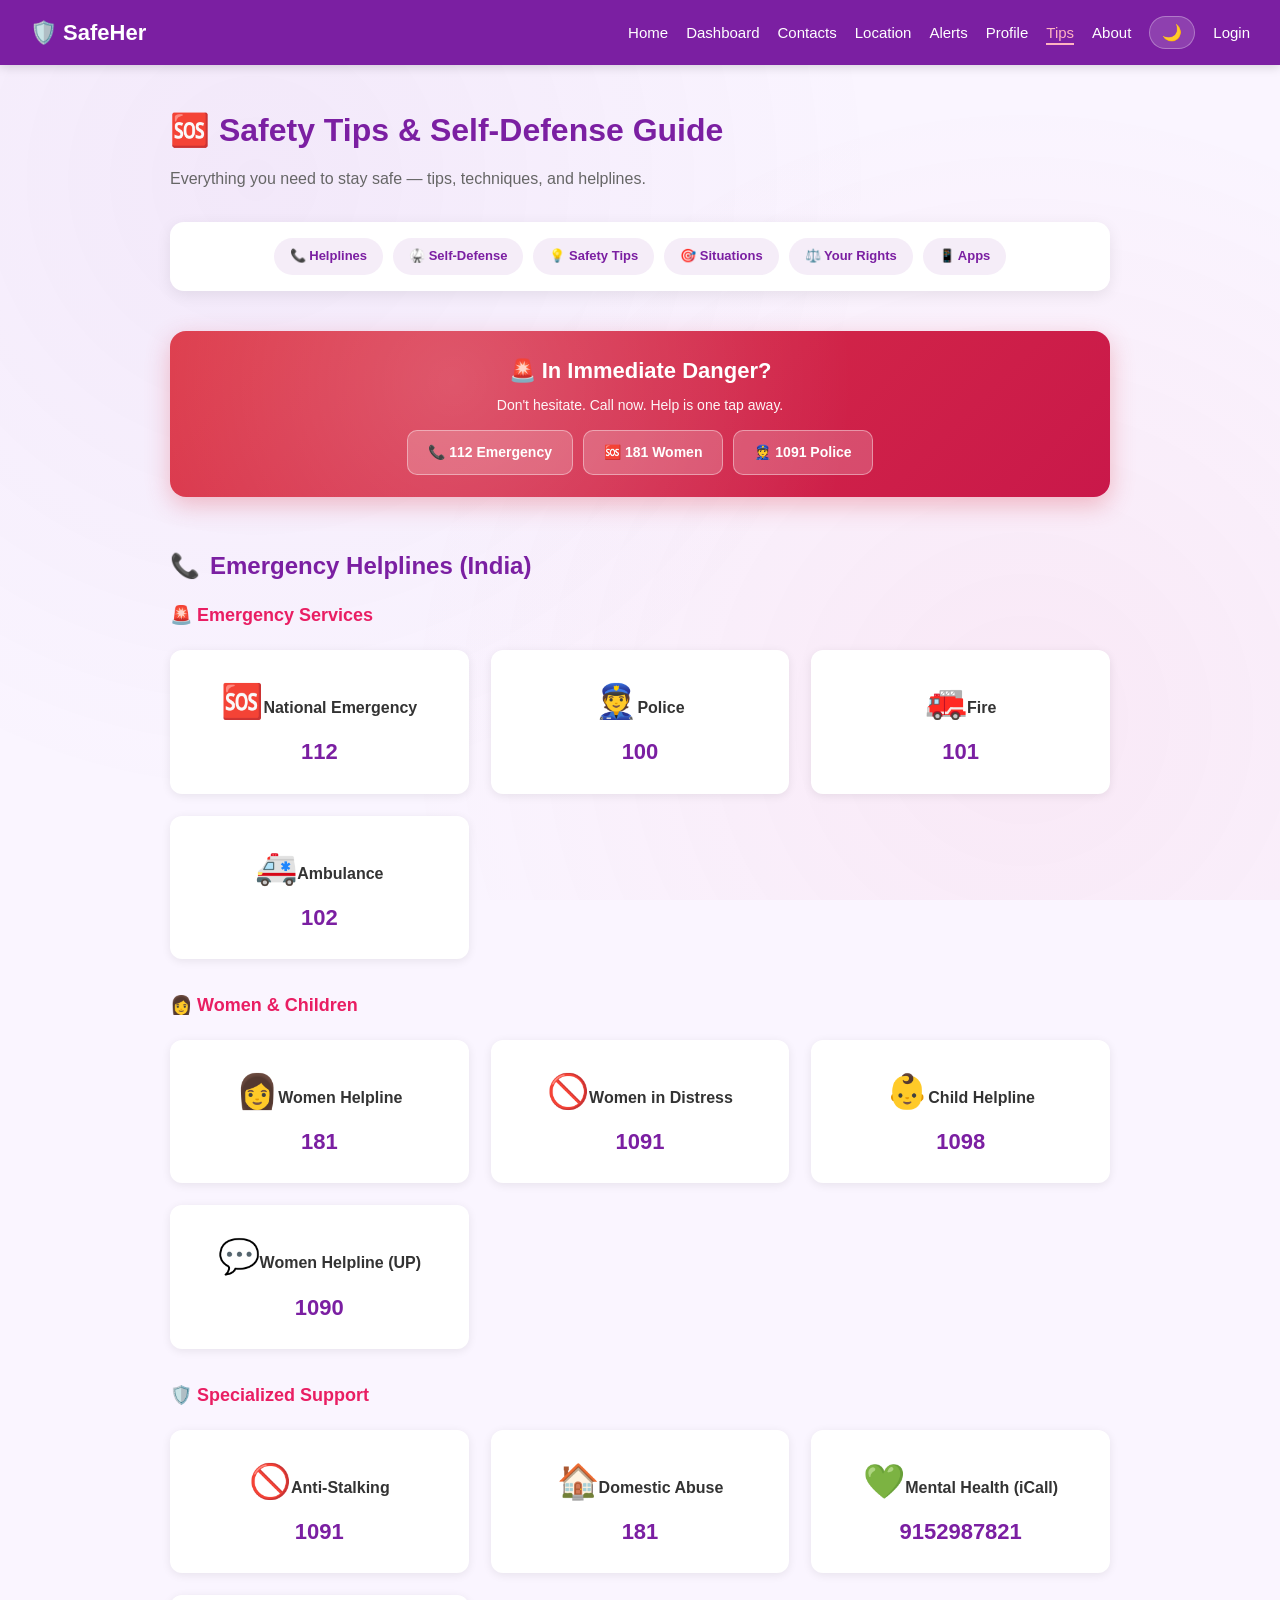
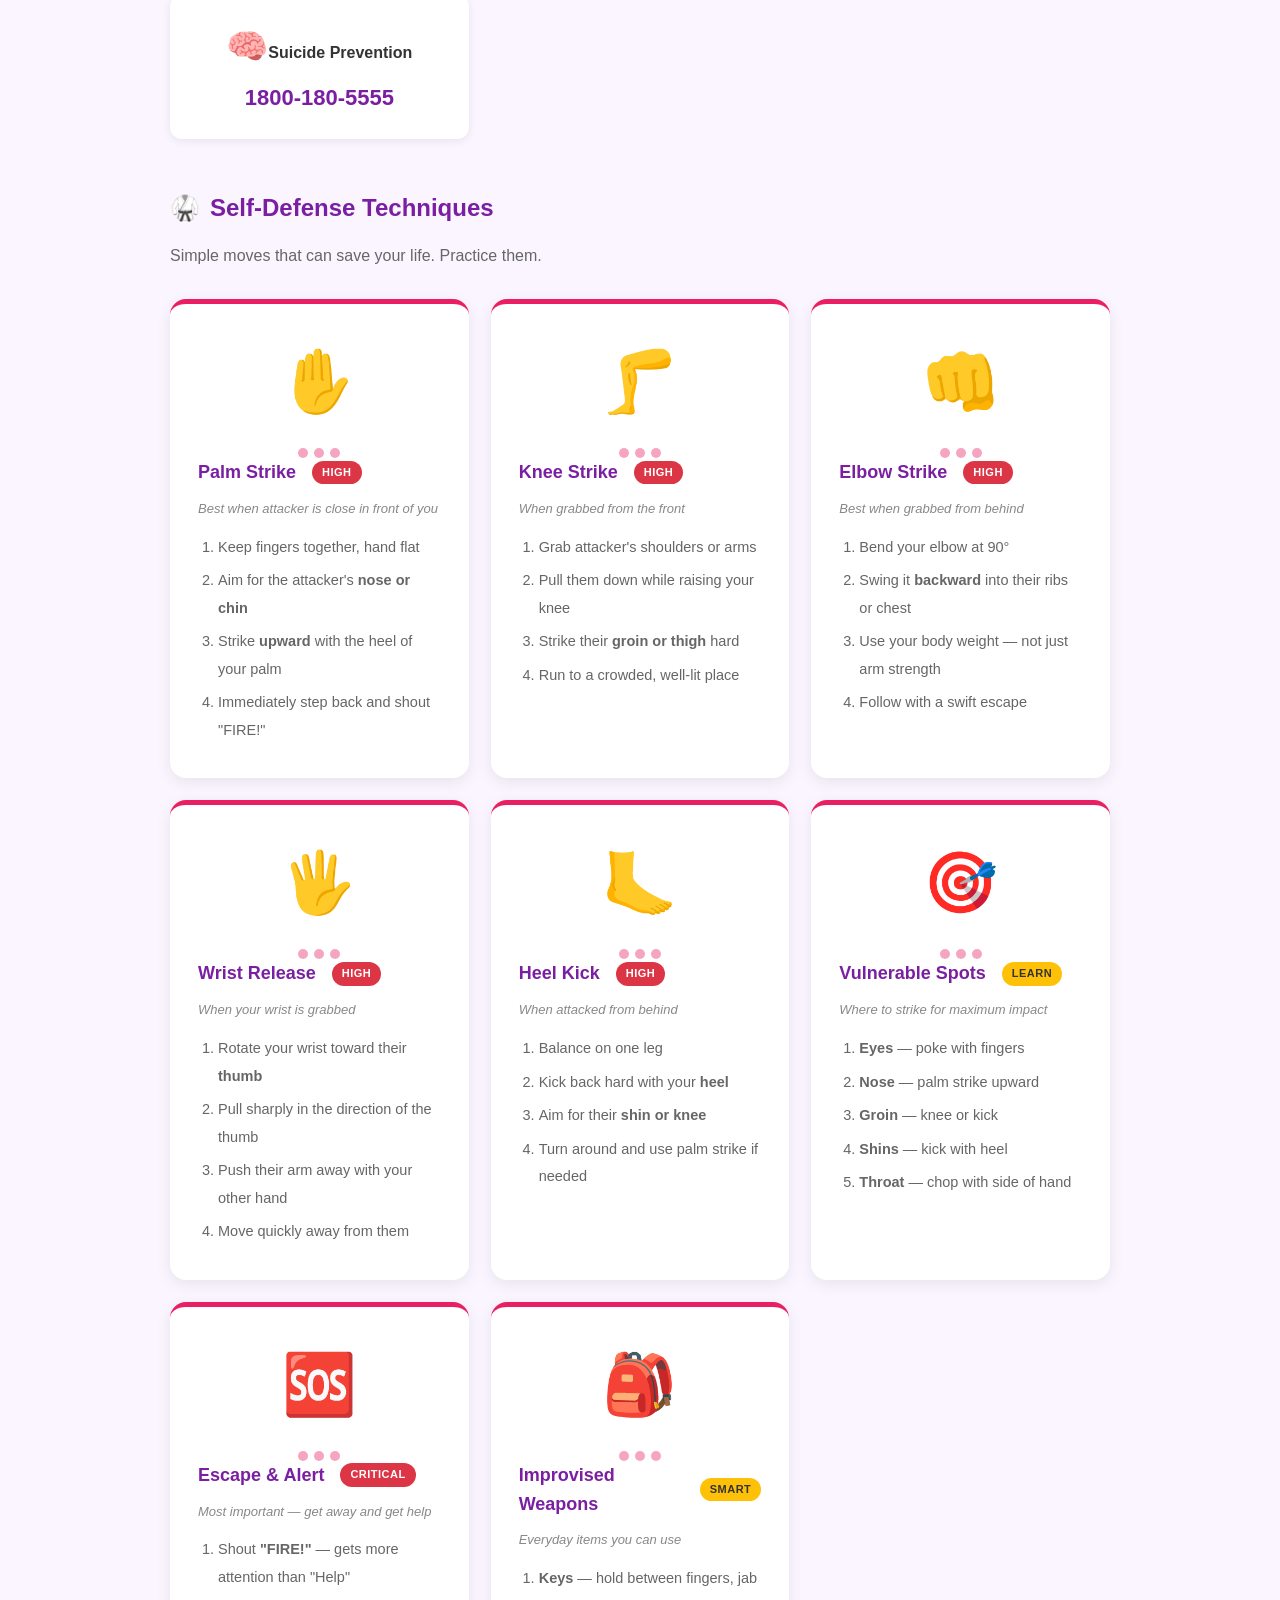
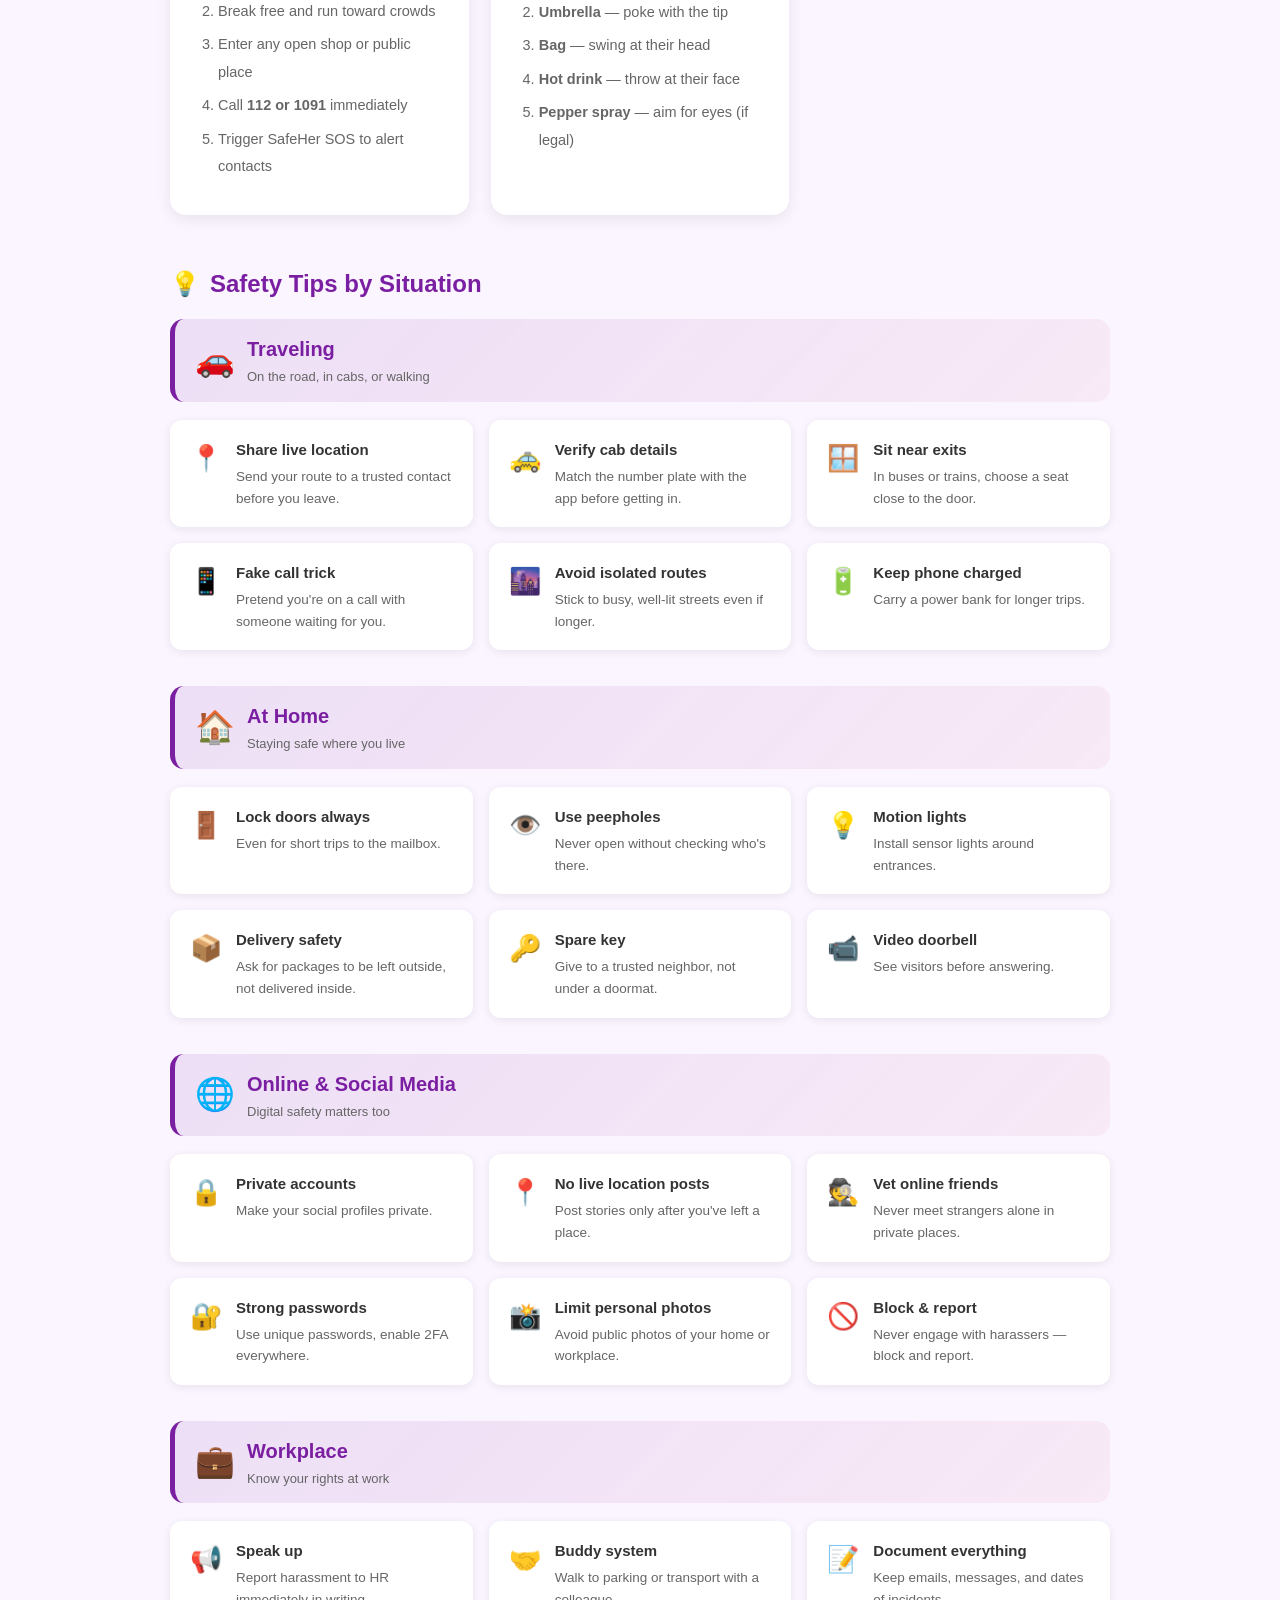
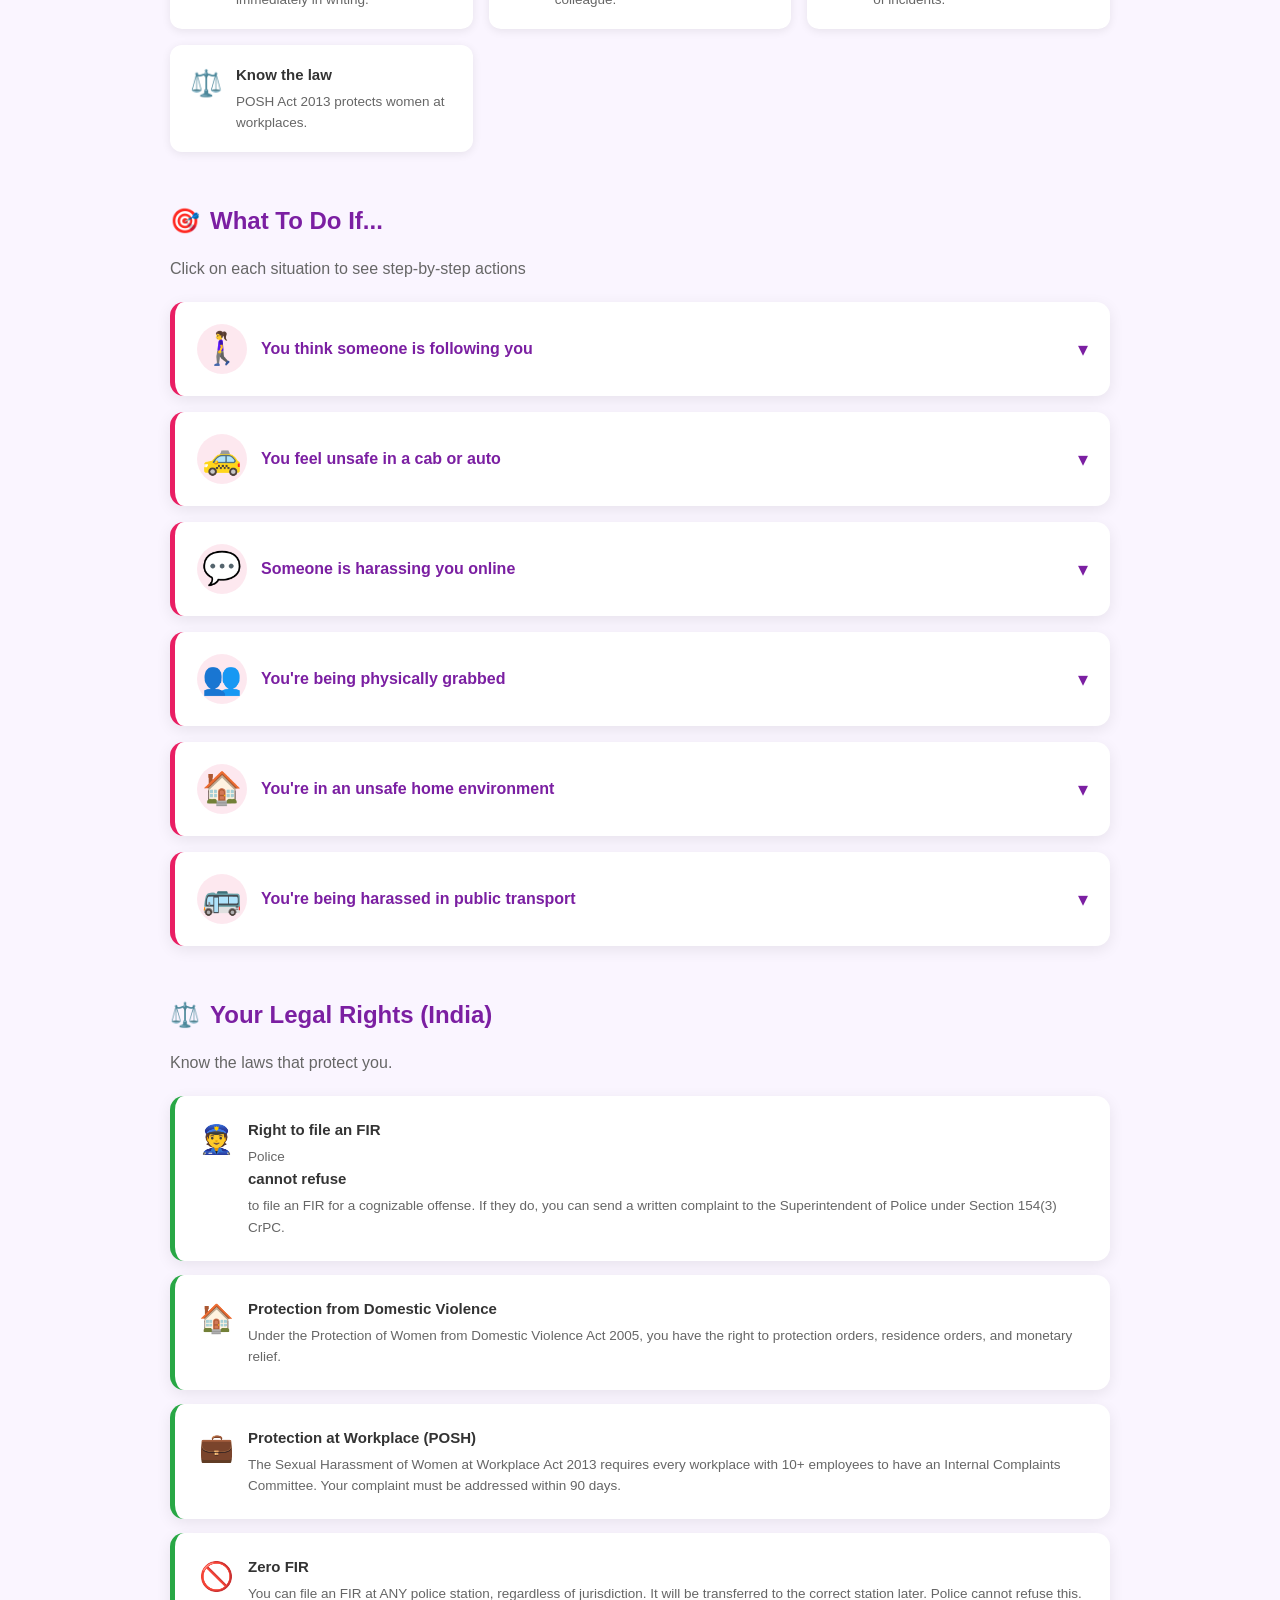
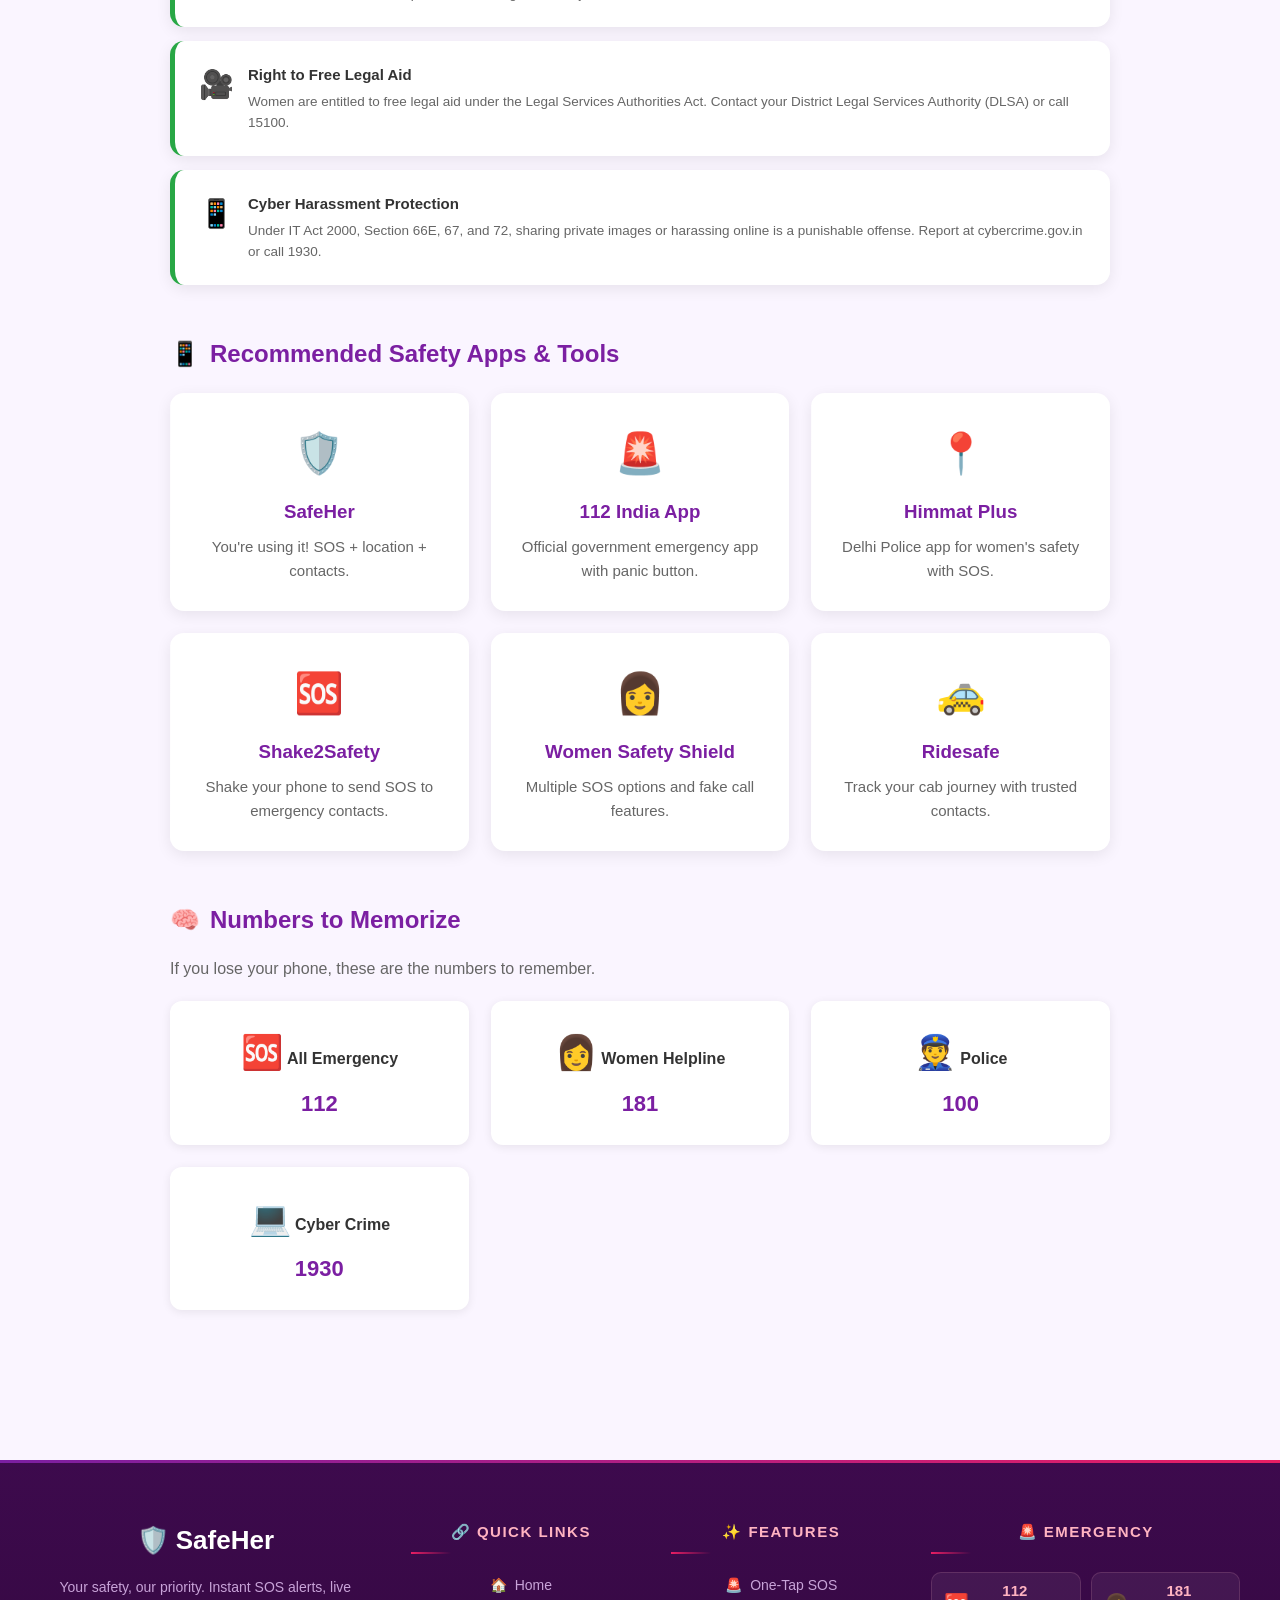
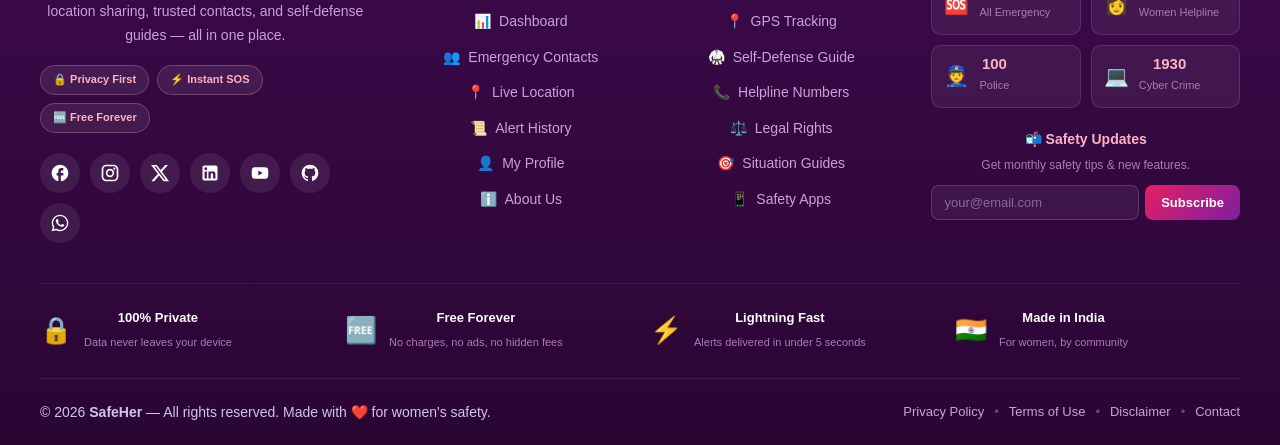
<file: tips.html>
<!DOCTYPE html>
<html lang="en">
<head>
  <meta charset="UTF-8" />
  <meta name="viewport" content="width=device-width, initial-scale=1.0" />
  <title>Safety Tips & Self-Defense — SafeHer</title>
  <link rel="stylesheet" href="style.css" />
  <script>
    if (localStorage.getItem('theme') === 'dark') document.documentElement.classList.add('dark-loading');
  </script>
  <style>
    .dark-loading body { background: #121212; }

    /* ---- TIPS PAGE STYLES ---- */

    /* Quick jump navigation */
    .jump-nav {
      display: flex;
      gap: 10px;
      flex-wrap: wrap;
      justify-content: center;
      margin-bottom: 40px;
      padding: 16px;
      background: var(--card-bg);
      border-radius: 14px;
      box-shadow: 0 4px 15px var(--shadow);
      animation: fadeSlideIn 0.6s ease;
    }
    .jump-nav a {
      padding: 8px 16px;
      border-radius: 20px;
      text-decoration: none;
      color: var(--primary);
      background: rgba(123,31,162,0.08);
      font-size: 13px;
      font-weight: 600;
      transition: all 0.3s;
    }
    .jump-nav a:hover {
      background: var(--primary);
      color: white;
      transform: translateY(-2px);
      box-shadow: 0 6px 15px rgba(123,31,162,0.3);
    }

    /* Big helpline cards (categorized) */
    .helpline-category {
      margin-bottom: 32px;
    }
    .helpline-category h3 {
      color: var(--accent);
      font-size: 18px;
      margin-bottom: 16px;
      display: flex;
      align-items: center;
      gap: 8px;
      animation: fadeSlideIn 0.5s ease;
    }

    /* Self-defense cards with ANIMATED icons */
    .defense-grid {
      display: grid;
      grid-template-columns: repeat(auto-fit, minmax(280px, 1fr));
      gap: 22px;
      margin-top: 30px;
    }
    .defense-card {
      background: var(--card-bg);
      padding: 28px;
      border-radius: 16px;
      box-shadow: 0 4px 15px var(--shadow);
      border-top: 5px solid var(--accent);
      transition: all 0.4s cubic-bezier(0.4, 0, 0.2, 1);
      animation: cardEnter 0.6s ease backwards;
      position: relative;
      overflow: hidden;
    }
    .defense-card:nth-child(1) { animation-delay: 0.05s; }
    .defense-card:nth-child(2) { animation-delay: 0.1s; }
    .defense-card:nth-child(3) { animation-delay: 0.15s; }
    .defense-card:nth-child(4) { animation-delay: 0.2s; }
    .defense-card:nth-child(5) { animation-delay: 0.25s; }
    .defense-card:nth-child(6) { animation-delay: 0.3s; }
    .defense-card:nth-child(7) { animation-delay: 0.35s; }
    .defense-card:nth-child(8) { animation-delay: 0.4s; }
    .defense-card:hover {
      transform: translateY(-8px);
      box-shadow: 0 15px 35px var(--shadow-strong);
      border-top-color: var(--primary);
    }

    /* Animated icon container */
    .def-anim {
      display: flex;
      justify-content: center;
      align-items: center;
      height: 100px;
      margin-bottom: 16px;
      position: relative;
    }
    .def-anim .main-icon {
      font-size: 60px;
      display: inline-block;
      position: relative;
      z-index: 2;
      transition: transform 0.4s;
    }
    .defense-card:hover .def-anim .main-icon {
      animation: defenseShake 0.6s ease;
    }
    @keyframes defenseShake {
      0%, 100% { transform: rotate(0) scale(1); }
      25% { transform: rotate(-15deg) scale(1.15); }
      50% { transform: rotate(15deg) scale(1.15); }
      75% { transform: rotate(-10deg) scale(1.1); }
    }

    /* Pulse rings behind the icon */
    .def-anim::before,
    .def-anim::after {
      content: '';
      position: absolute;
      width: 80px;
      height: 80px;
      border-radius: 50%;
      border: 2px solid var(--accent);
      opacity: 0;
      animation: defRipple 2.5s infinite;
    }
    .def-anim::after {
      animation-delay: 1.25s;
    }
    @keyframes defRipple {
      0% { transform: scale(0.6); opacity: 0.8; }
      100% { transform: scale(1.7); opacity: 0; }
    }

    /* Impact dots showing where to hit */
    .impact-dots {
      display: flex;
      justify-content: center;
      gap: 6px;
      margin-top: 10px;
    }
    .impact-dot {
      width: 10px;
      height: 10px;
      border-radius: 50%;
      background: var(--accent);
      opacity: 0.4;
      animation: dotBlink 2s infinite;
    }
    .impact-dot:nth-child(2) { animation-delay: 0.3s; }
    .impact-dot:nth-child(3) { animation-delay: 0.6s; }
    @keyframes dotBlink {
      0%, 100% { opacity: 0.3; transform: scale(1); }
      50% { opacity: 1; transform: scale(1.4); }
    }

    .defense-card h3 {
      color: var(--primary);
      margin-bottom: 12px;
      font-size: 18px;
      display: flex;
      align-items: center;
      gap: 8px;
    }
    .defense-card .def-sub {
      font-size: 13px;
      color: var(--text-dim);
      margin-bottom: 14px;
      font-style: italic;
    }
    .defense-card ol {
      padding-left: 20px;
      color: var(--text-muted);
      line-height: 1.9;
      font-size: 14.5px;
    }
    .defense-card ol li {
      margin-bottom: 6px;
      transition: color 0.3s;
    }
    .defense-card:hover ol li {
      color: var(--text);
    }

    /* Priority tag */
    .priority-tag {
      display: inline-block;
      font-size: 11px;
      font-weight: bold;
      padding: 3px 10px;
      border-radius: 12px;
      margin-left: 8px;
      text-transform: uppercase;
      letter-spacing: 0.5px;
    }
    .priority-tag.high { background: #dc3545; color: white; }
    .priority-tag.med { background: #ffc107; color: #333; }

    /* Safety tips categories */
    .tip-category {
      margin-bottom: 36px;
      animation: fadeSlideIn 0.7s ease;
    }
    .tip-category-header {
      display: flex;
      align-items: center;
      gap: 12px;
      margin-bottom: 18px;
      padding: 14px 20px;
      background: linear-gradient(135deg, rgba(123,31,162,0.1), rgba(233,30,99,0.05));
      border-radius: 14px;
      border-left: 5px solid var(--primary);
    }
    .tip-category-header .cat-icon {
      font-size: 32px;
      animation: floatIcon 3s ease-in-out infinite;
    }
    .tip-category-header h3 {
      color: var(--primary);
      font-size: 20px;
      margin: 0;
    }
    .tip-category-header p {
      color: var(--text-muted);
      font-size: 13px;
      margin-top: 2px;
    }

    .tip-list {
      display: grid;
      grid-template-columns: repeat(auto-fit, minmax(280px, 1fr));
      gap: 16px;
    }
    .tip-item {
      background: var(--card-bg);
      padding: 18px 20px;
      border-radius: 12px;
      box-shadow: 0 2px 10px var(--shadow);
      display: flex;
      gap: 14px;
      transition: all 0.3s;
      animation: slideInLeft 0.5s ease backwards;
    }
    .tip-item:hover {
      transform: translateX(6px);
      box-shadow: 0 8px 20px var(--shadow-strong);
    }
    .tip-item .tip-icon {
      font-size: 26px;
      flex-shrink: 0;
      display: inline-block;
    }
    .tip-item:hover .tip-icon { animation: iconBounce 0.6s ease; }
    .tip-item .tip-content strong {
      display: block;
      color: var(--text);
      margin-bottom: 4px;
      font-size: 15px;
    }
    .tip-item .tip-content p {
      color: var(--text-muted);
      font-size: 13.5px;
      line-height: 1.6;
    }

    /* Situational guides */
    .situation-card {
      background: var(--card-bg);
      padding: 22px;
      border-radius: 14px;
      box-shadow: 0 4px 15px var(--shadow);
      margin-bottom: 16px;
      border-left: 5px solid var(--accent);
      animation: fadeSlideIn 0.6s ease backwards;
      cursor: pointer;
      transition: all 0.3s;
    }
    .situation-card:hover {
      transform: translateX(6px);
      box-shadow: 0 8px 22px var(--shadow-strong);
    }
    .situation-card .sit-header {
      display: flex;
      align-items: center;
      gap: 14px;
      cursor: pointer;
    }
    .situation-card .sit-header .sit-icon {
      font-size: 32px;
      width: 50px;
      height: 50px;
      border-radius: 50%;
      background: rgba(233,30,99,0.1);
      display: flex;
      align-items: center;
      justify-content: center;
      flex-shrink: 0;
    }
    .situation-card .sit-header h4 {
      color: var(--primary);
      flex: 1;
      font-size: 16px;
    }
    .situation-card .sit-header .sit-arrow {
      color: var(--primary);
      font-size: 20px;
      transition: transform 0.3s;
    }
    .situation-card.open .sit-header .sit-arrow { transform: rotate(180deg); }
    .situation-card .sit-body {
      max-height: 0;
      overflow: hidden;
      transition: max-height 0.5s ease;
      padding: 0 0 0 64px;
    }
    .situation-card.open .sit-body {
      max-height: 400px;
      padding: 16px 0 0 64px;
    }
    .situation-card .sit-body ol {
      color: var(--text-muted);
      font-size: 14px;
      line-height: 1.8;
      padding-left: 20px;
    }
    .situation-card .sit-body ol li { margin-bottom: 6px; }

    /* Legal rights */
    .rights-card {
      background: var(--card-bg);
      padding: 22px 24px;
      border-radius: 14px;
      box-shadow: 0 4px 15px var(--shadow);
      margin-bottom: 14px;
      border-left: 5px solid #28a745;
      display: flex;
      gap: 14px;
      transition: 0.3s;
      animation: fadeSlideIn 0.5s ease backwards;
    }
    .rights-card:nth-child(1) { animation-delay: 0.05s; }
    .rights-card:nth-child(2) { animation-delay: 0.1s; }
    .rights-card:nth-child(3) { animation-delay: 0.15s; }
    .rights-card:nth-child(4) { animation-delay: 0.2s; }
    .rights-card:hover {
      transform: translateX(6px);
      box-shadow: 0 8px 20px var(--shadow-strong);
    }
    .rights-card .rights-icon {
      font-size: 28px;
      flex-shrink: 0;
    }
    .rights-card strong {
      display: block;
      color: var(--text);
      margin-bottom: 4px;
      font-size: 15px;
    }
    .rights-card p {
      color: var(--text-muted);
      font-size: 13.5px;
      line-height: 1.6;
    }

    /* Section title */
    .section-title-tips {
      color: var(--primary);
      margin: 50px 0 16px;
      font-size: 24px;
      display: flex;
      align-items: center;
      gap: 10px;
      animation: fadeSlideIn 0.6s ease;
    }
    .section-title-tips .section-emoji {
      display: inline-block;
      animation: floatIcon 3s ease-in-out infinite;
    }

    @keyframes fadeSlideIn {
      from { opacity: 0; transform: translateY(30px); }
      to { opacity: 1; transform: translateY(0); }
    }
    @keyframes cardEnter {
      from { opacity: 0; transform: translateY(20px) scale(0.95); }
      to { opacity: 1; transform: translateY(0) scale(1); }
    }
    @keyframes slideInLeft {
      from { opacity: 0; transform: translateX(-20px); }
      to { opacity: 1; transform: translateX(0); }
    }
    @keyframes iconBounce {
      0%, 100% { transform: scale(1) rotate(0); }
      25% { transform: scale(1.2) rotate(-10deg); }
      50% { transform: scale(1.15) rotate(10deg); }
      75% { transform: scale(1.1) rotate(-5deg); }
    }
    @keyframes floatIcon {
      0%, 100% { transform: translateY(0); }
      50% { transform: translateY(-6px); }
    }

    /* Emergency banner at top */
    .emergency-banner {
      background: linear-gradient(135deg, #dc3545, #c9184a);
      color: white;
      padding: 22px 26px;
      border-radius: 16px;
      margin-bottom: 30px;
      text-align: center;
      box-shadow: 0 8px 25px rgba(220,53,69,0.3);
      animation: fadeSlideIn 0.6s ease;
      position: relative;
      overflow: hidden;
    }
    .emergency-banner::before {
      content: '';
      position: absolute;
      inset: 0;
      background: radial-gradient(circle at 30% 30%, rgba(255,255,255,0.2), transparent 60%);
      animation: shimmer 3s infinite;
    }
    @keyframes shimmer {
      0% { opacity: 0.5; } 50% { opacity: 1; } 100% { opacity: 0.5; }
    }
    .emergency-banner h2 {
      font-size: 22px;
      margin-bottom: 6px;
      position: relative;
    }
    .emergency-banner p {
      font-size: 14px;
      opacity: 0.95;
      margin-bottom: 14px;
      position: relative;
    }
    .emergency-banner .em-buttons {
      display: flex;
      gap: 10px;
      justify-content: center;
      flex-wrap: wrap;
      position: relative;
    }
    .emergency-banner .em-buttons a {
      background: rgba(255,255,255,0.2);
      color: white;
      padding: 10px 20px;
      border-radius: 10px;
      text-decoration: none;
      font-weight: 600;
      font-size: 14px;
      border: 1px solid rgba(255,255,255,0.4);
      transition: all 0.3s;
    }
    .emergency-banner .em-buttons a:hover {
      background: white;
      color: #dc3545;
      transform: translateY(-2px);
    }
  </style>
</head>
<body>

<div id="nav-placeholder"></div>

<div class="page">

  <h1>🆘 Safety Tips & Self-Defense Guide</h1>
  <p class="subtitle">Everything you need to stay safe — tips, techniques, and helplines.</p>

  <!-- Quick Jump -->
  <div class="jump-nav">
    <a href="#helplines">📞 Helplines</a>
    <a href="#defense">🥋 Self-Defense</a>
    <a href="#tips">💡 Safety Tips</a>
    <a href="#situations">🎯 Situations</a>
    <a href="#rights">⚖️ Your Rights</a>
    <a href="#apps">📱 Apps</a>
  </div>

  <!-- Emergency Banner -->
  <div class="emergency-banner">
    <h2>🚨 In Immediate Danger?</h2>
    <p>Don't hesitate. Call now. Help is one tap away.</p>
    <div class="em-buttons">
      <a href="tel:112">📞 112 Emergency</a>
      <a href="tel:181">🆘 181 Women</a>
      <a href="tel:1091">👮 1091 Police</a>
    </div>
  </div>

  <!-- ============ HELPLINES ============ -->
  <h2 class="section-title-tips" id="helplines">
    <span class="section-emoji">📞</span> Emergency Helplines (India)
  </h2>

  <div class="helpline-category">
    <h3>🚨 Emergency Services</h3>
    <div class="grid">
      <a class="helpline" href="tel:112"><div class="icon">🆘</div><strong>National Emergency</strong><div class="num">112</div></a>
      <a class="helpline" href="tel:100"><div class="icon">👮</div><strong>Police</strong><div class="num">100</div></a>
      <a class="helpline" href="tel:101"><div class="icon">🚒</div><strong>Fire</strong><div class="num">101</div></a>
      <a class="helpline" href="tel:102"><div class="icon">🚑</div><strong>Ambulance</strong><div class="num">102</div></a>
    </div>
  </div>

  <div class="helpline-category">
    <h3>👩 Women & Children</h3>
    <div class="grid">
      <a class="helpline" href="tel:181"><div class="icon">👩</div><strong>Women Helpline</strong><div class="num">181</div></a>
      <a class="helpline" href="tel:1091"><div class="icon">🚫</div><strong>Women in Distress</strong><div class="num">1091</div></a>
      <a class="helpline" href="tel:1098"><div class="icon">👶</div><strong>Child Helpline</strong><div class="num">1098</div></a>
      <a class="helpline" href="tel:1090"><div class="icon">💬</div><strong>Women Helpline (UP)</strong><div class="num">1090</div></a>
    </div>
  </div>

  <div class="helpline-category">
    <h3>🛡️ Specialized Support</h3>
    <div class="grid">
      <a class="helpline" href="tel:1091"><div class="icon">🚫</div><strong>Anti-Stalking</strong><div class="num">1091</div></a>
      <a class="helpline" href="tel:181"><div class="icon">🏠</div><strong>Domestic Abuse</strong><div class="num">181</div></a>
      <a class="helpline" href="tel:9152987821"><div class="icon">💚</div><strong>Mental Health (iCall)</strong><div class="num">9152987821</div></a>
      <a class="helpline" href="tel:18001805555"><div class="icon">🧠</div><strong>Suicide Prevention</strong><div class="num">1800-180-5555</div></a>
    </div>
  </div>

  <!-- ============ SELF DEFENSE ============ -->
  <h2 class="section-title-tips" id="defense">
    <span class="section-emoji">🥋</span> Self-Defense Techniques
  </h2>
  <p class="subtitle" style="margin-bottom:0">Simple moves that can save your life. Practice them.</p>

  <div class="defense-grid">

    <div class="defense-card">
      <div class="def-anim">
        <div class="main-icon">✋</div>
      </div>
      <div class="impact-dots"><span class="impact-dot"></span><span class="impact-dot"></span><span class="impact-dot"></span></div>
      <h3>Palm Strike <span class="priority-tag high">High</span></h3>
      <p class="def-sub">Best when attacker is close in front of you</p>
      <ol>
        <li>Keep fingers together, hand flat</li>
        <li>Aim for the attacker's <strong>nose or chin</strong></li>
        <li>Strike <strong>upward</strong> with the heel of your palm</li>
        <li>Immediately step back and shout "FIRE!"</li>
      </ol>
    </div>

    <div class="defense-card">
      <div class="def-anim">
        <div class="main-icon">🦵</div>
      </div>
      <div class="impact-dots"><span class="impact-dot"></span><span class="impact-dot"></span><span class="impact-dot"></span></div>
      <h3>Knee Strike <span class="priority-tag high">High</span></h3>
      <p class="def-sub">When grabbed from the front</p>
      <ol>
        <li>Grab attacker's shoulders or arms</li>
        <li>Pull them down while raising your knee</li>
        <li>Strike their <strong>groin or thigh</strong> hard</li>
        <li>Run to a crowded, well-lit place</li>
      </ol>
    </div>

    <div class="defense-card">
      <div class="def-anim">
        <div class="main-icon">👊</div>
      </div>
      <div class="impact-dots"><span class="impact-dot"></span><span class="impact-dot"></span><span class="impact-dot"></span></div>
      <h3>Elbow Strike <span class="priority-tag high">High</span></h3>
      <p class="def-sub">Best when grabbed from behind</p>
      <ol>
        <li>Bend your elbow at 90°</li>
        <li>Swing it <strong>backward</strong> into their ribs or chest</li>
        <li>Use your body weight — not just arm strength</li>
        <li>Follow with a swift escape</li>
      </ol>
    </div>

    <div class="defense-card">
      <div class="def-anim">
        <div class="main-icon">🖐️</div>
      </div>
      <div class="impact-dots"><span class="impact-dot"></span><span class="impact-dot"></span><span class="impact-dot"></span></div>
      <h3>Wrist Release <span class="priority-tag high">High</span></h3>
      <p class="def-sub">When your wrist is grabbed</p>
      <ol>
        <li>Rotate your wrist toward their <strong>thumb</strong></li>
        <li>Pull sharply in the direction of the thumb</li>
        <li>Push their arm away with your other hand</li>
        <li>Move quickly away from them</li>
      </ol>
    </div>

    <div class="defense-card">
      <div class="def-anim">
        <div class="main-icon">🦶</div>
      </div>
      <div class="impact-dots"><span class="impact-dot"></span><span class="impact-dot"></span><span class="impact-dot"></span></div>
      <h3>Heel Kick <span class="priority-tag high">High</span></h3>
      <p class="def-sub">When attacked from behind</p>
      <ol>
        <li>Balance on one leg</li>
        <li>Kick back hard with your <strong>heel</strong></li>
        <li>Aim for their <strong>shin or knee</strong></li>
        <li>Turn around and use palm strike if needed</li>
      </ol>
    </div>

    <div class="defense-card">
      <div class="def-anim">
        <div class="main-icon">🎯</div>
      </div>
      <div class="impact-dots"><span class="impact-dot"></span><span class="impact-dot"></span><span class="impact-dot"></span></div>
      <h3>Vulnerable Spots <span class="priority-tag med">Learn</span></h3>
      <p class="def-sub">Where to strike for maximum impact</p>
      <ol>
        <li><strong>Eyes</strong> — poke with fingers</li>
        <li><strong>Nose</strong> — palm strike upward</li>
        <li><strong>Groin</strong> — knee or kick</li>
        <li><strong>Shins</strong> — kick with heel</li>
        <li><strong>Throat</strong> — chop with side of hand</li>
      </ol>
    </div>

    <div class="defense-card">
      <div class="def-anim">
        <div class="main-icon">🆘</div>
      </div>
      <div class="impact-dots"><span class="impact-dot"></span><span class="impact-dot"></span><span class="impact-dot"></span></div>
      <h3>Escape & Alert <span class="priority-tag high">Critical</span></h3>
      <p class="def-sub">Most important — get away and get help</p>
      <ol>
        <li>Shout <strong>"FIRE!"</strong> — gets more attention than "Help"</li>
        <li>Break free and run toward crowds</li>
        <li>Enter any open shop or public place</li>
        <li>Call <strong>112 or 1091</strong> immediately</li>
        <li>Trigger SafeHer SOS to alert contacts</li>
      </ol>
    </div>

    <div class="defense-card">
      <div class="def-anim">
        <div class="main-icon">🎒</div>
      </div>
      <div class="impact-dots"><span class="impact-dot"></span><span class="impact-dot"></span><span class="impact-dot"></span></div>
      <h3>Improvised Weapons <span class="priority-tag med">Smart</span></h3>
      <p class="def-sub">Everyday items you can use</p>
      <ol>
        <li><strong>Keys</strong> — hold between fingers, jab</li>
        <li><strong>Umbrella</strong> — poke with the tip</li>
        <li><strong>Bag</strong> — swing at their head</li>
        <li><strong>Hot drink</strong> — throw at their face</li>
        <li><strong>Pepper spray</strong> — aim for eyes (if legal)</li>
      </ol>
    </div>

  </div>

  <!-- ============ SAFETY TIPS BY CATEGORY ============ -->
  <h2 class="section-title-tips" id="tips">
    <span class="section-emoji">💡</span> Safety Tips by Situation
  </h2>

  <!-- Travel -->
  <div class="tip-category">
    <div class="tip-category-header">
      <span class="cat-icon">🚗</span>
      <div>
        <h3>Traveling</h3>
        <p>On the road, in cabs, or walking</p>
      </div>
    </div>
    <div class="tip-list">
      <div class="tip-item"><span class="tip-icon">📍</span><div class="tip-content"><strong>Share live location</strong><p>Send your route to a trusted contact before you leave.</p></div></div>
      <div class="tip-item"><span class="tip-icon">🚕</span><div class="tip-content"><strong>Verify cab details</strong><p>Match the number plate with the app before getting in.</p></div></div>
      <div class="tip-item"><span class="tip-icon">🪟</span><div class="tip-content"><strong>Sit near exits</strong><p>In buses or trains, choose a seat close to the door.</p></div></div>
      <div class="tip-item"><span class="tip-icon">📱</span><div class="tip-content"><strong>Fake call trick</strong><p>Pretend you're on a call with someone waiting for you.</p></div></div>
      <div class="tip-item"><span class="tip-icon">🌆</span><div class="tip-content"><strong>Avoid isolated routes</strong><p>Stick to busy, well-lit streets even if longer.</p></div></div>
      <div class="tip-item"><span class="tip-icon">🔋</span><div class="tip-content"><strong>Keep phone charged</strong><p>Carry a power bank for longer trips.</p></div></div>
    </div>
  </div>

  <!-- Home -->
  <div class="tip-category">
    <div class="tip-category-header">
      <span class="cat-icon">🏠</span>
      <div>
        <h3>At Home</h3>
        <p>Staying safe where you live</p>
      </div>
    </div>
    <div class="tip-list">
      <div class="tip-item"><span class="tip-icon">🚪</span><div class="tip-content"><strong>Lock doors always</strong><p>Even for short trips to the mailbox.</p></div></div>
      <div class="tip-item"><span class="tip-icon">👁️</span><div class="tip-content"><strong>Use peepholes</strong><p>Never open without checking who's there.</p></div></div>
      <div class="tip-item"><span class="tip-icon">💡</span><div class="tip-content"><strong>Motion lights</strong><p>Install sensor lights around entrances.</p></div></div>
      <div class="tip-item"><span class="tip-icon">📦</span><div class="tip-content"><strong>Delivery safety</strong><p>Ask for packages to be left outside, not delivered inside.</p></div></div>
      <div class="tip-item"><span class="tip-icon">🔑</span><div class="tip-content"><strong>Spare key</strong><p>Give to a trusted neighbor, not under a doormat.</p></div></div>
      <div class="tip-item"><span class="tip-icon">📹</span><div class="tip-content"><strong>Video doorbell</strong><p>See visitors before answering.</p></div></div>
    </div>
  </div>

  <!-- Online -->
  <div class="tip-category">
    <div class="tip-category-header">
      <span class="cat-icon">🌐</span>
      <div>
        <h3>Online & Social Media</h3>
        <p>Digital safety matters too</p>
      </div>
    </div>
    <div class="tip-list">
      <div class="tip-item"><span class="tip-icon">🔒</span><div class="tip-content"><strong>Private accounts</strong><p>Make your social profiles private.</p></div></div>
      <div class="tip-item"><span class="tip-icon">📍</span><div class="tip-content"><strong>No live location posts</strong><p>Post stories only after you've left a place.</p></div></div>
      <div class="tip-item"><span class="tip-icon">🕵️</span><div class="tip-content"><strong>Vet online friends</strong><p>Never meet strangers alone in private places.</p></div></div>
      <div class="tip-item"><span class="tip-icon">🔐</span><div class="tip-content"><strong>Strong passwords</strong><p>Use unique passwords, enable 2FA everywhere.</p></div></div>
      <div class="tip-item"><span class="tip-icon">📸</span><div class="tip-content"><strong>Limit personal photos</strong><p>Avoid public photos of your home or workplace.</p></div></div>
      <div class="tip-item"><span class="tip-icon">🚫</span><div class="tip-content"><strong>Block & report</strong><p>Never engage with harassers — block and report.</p></div></div>
    </div>
  </div>

  <!-- Workplace -->
  <div class="tip-category">
    <div class="tip-category-header">
      <span class="cat-icon">💼</span>
      <div>
        <h3>Workplace</h3>
        <p>Know your rights at work</p>
      </div>
    </div>
    <div class="tip-list">
      <div class="tip-item"><span class="tip-icon">📢</span><div class="tip-content"><strong>Speak up</strong><p>Report harassment to HR immediately in writing.</p></div></div>
      <div class="tip-item"><span class="tip-icon">🤝</span><div class="tip-content"><strong>Buddy system</strong><p>Walk to parking or transport with a colleague.</p></div></div>
      <div class="tip-item"><span class="tip-icon">📝</span><div class="tip-content"><strong>Document everything</strong><p>Keep emails, messages, and dates of incidents.</p></div></div>
      <div class="tip-item"><span class="tip-icon">⚖️</span><div class="tip-content"><strong>Know the law</strong><p>POSH Act 2013 protects women at workplaces.</p></div></div>
    </div>
  </div>

  <!-- ============ SITUATIONAL GUIDES ============ -->
  <h2 class="section-title-tips" id="situations">
    <span class="section-emoji">🎯</span> What To Do If...
  </h2>
  <p class="subtitle" style="margin-bottom:0">Click on each situation to see step-by-step actions</p>

  <div style="margin-top:20px">

    <div class="situation-card" onclick="toggleSituation(this)">
      <div class="sit-header">
        <div class="sit-icon">🚶‍♀️</div>
        <h4>You think someone is following you</h4>
        <span class="sit-arrow">▾</span>
      </div>
      <div class="sit-body">
        <ol>
          <li>Cross the street and see if they follow</li>
          <li>Walk into a shop, restaurant, or crowded area</li>
          <li>Call a friend or family member — talk loudly</li>
          <li>If still followed, call 112 or your local police</li>
          <li>Trigger SafeHer SOS — your contacts get your location</li>
          <li>Never go home — go to a police station or a busy place</li>
        </ol>
      </div>
    </div>

    <div class="situation-card" onclick="toggleSituation(this)">
      <div class="sit-header">
        <div class="sit-icon">🚕</div>
        <h4>You feel unsafe in a cab or auto</h4>
        <span class="sit-arrow">▾</span>
      </div>
      <div class="sit-body">
        <ol>
          <li>Share your live location with a trusted contact</li>
          <li>Take a photo of the number plate — even if for show</li>
          <li>Pretend to call someone and say "I'll be there in 5 minutes"</li>
          <li>Ask the driver to stop at a busy place if you feel uneasy</li>
          <li>Get out — you don't owe anyone an explanation</li>
          <li>Report to the cab company and police</li>
        </ol>
      </div>
    </div>

    <div class="situation-card" onclick="toggleSituation(this)">
      <div class="sit-header">
        <div class="sit-icon">💬</div>
        <h4>Someone is harassing you online</h4>
        <span class="sit-arrow">▾</span>
      </div>
      <div class="sit-body">
        <ol>
          <li><strong>Don't reply</strong> — any response fuels them</li>
          <li>Take screenshots of all messages</li>
          <li>Block the account on all platforms</li>
          <li>Report to the platform — most have specific options for women</li>
          <li>File a complaint at <strong>cybercrime.gov.in</strong></li>
          <li>Call 1930 — Cyber Crime Helpline (24/7)</li>
        </ol>
      </div>
    </div>

    <div class="situation-card" onclick="toggleSituation(this)">
      <div class="sit-header">
        <div class="sit-icon">👥</div>
        <h4>You're being physically grabbed</h4>
        <span class="sit-arrow">▾</span>
      </div>
      <div class="sit-body">
        <ol>
          <li><strong>Shout "FIRE!"</strong> — louder attention than "Help"</li>
          <li>Use your strongest weapon — <strong>elbow, knee, heel</strong></li>
          <li>Aim for eyes, nose, groin, or throat</li>
          <li>Break free and <strong>run toward people</strong></li>
          <li>Enter any open shop and ask them to call police</li>
          <li>Call 112 immediately after you're safe</li>
        </ol>
      </div>
    </div>

    <div class="situation-card" onclick="toggleSituation(this)">
      <div class="sit-header">
        <div class="sit-icon">🏠</div>
        <h4>You're in an unsafe home environment</h4>
        <span class="sit-arrow">▾</span>
      </div>
      <div class="sit-body">
        <ol>
          <li>Call <strong>181</strong> — Women Helpline (24/7, free)</li>
          <li>Reach out to a trusted friend or family member</li>
          <li>Keep important documents and money handy</li>
          <li>Have a "go bag" with essentials ready</li>
          <li>Identify a safe place — a friend's home, shelter, or relative</li>
          <li>File a complaint if you're ready — police must help under Domestic Violence Act</li>
        </ol>
      </div>
    </div>

    <div class="situation-card" onclick="toggleSituation(this)">
      <div class="sit-header">
        <div class="sit-icon">🚌</div>
        <h4>You're being harassed in public transport</h4>
        <span class="sit-arrow">▾</span>
      </div>
      <div class="sit-body">
        <ol>
          <li><strong>Say loudly</strong>: "Don't touch me!" — embarrass the person</li>
          <li>Move to a different seat or coach (near other women if possible)</li>
          <li>Look for the emergency button in metro/train</li>
          <li>Call 1820 (Indian Railways helpline) if on a train</li>
          <li>Note down time, coach number, and description</li>
          <li>Report to the police — eve-teasing is punishable under IPC 509</li>
        </ol>
      </div>
    </div>

  </div>

  <!-- ============ LEGAL RIGHTS ============ -->
  <h2 class="section-title-tips" id="rights">
    <span class="section-emoji">⚖️</span> Your Legal Rights (India)
  </h2>
  <p class="subtitle" style="margin-bottom:20px">Know the laws that protect you.</p>

  <div class="rights-card">
    <div class="rights-icon">👮</div>
    <div>
      <strong>Right to file an FIR</strong>
      <p>Police <strong>cannot refuse</strong> to file an FIR for a cognizable offense. If they do, you can send a written complaint to the Superintendent of Police under Section 154(3) CrPC.</p>
    </div>
  </div>

  <div class="rights-card">
    <div class="rights-icon">🏠</div>
    <div>
      <strong>Protection from Domestic Violence</strong>
      <p>Under the Protection of Women from Domestic Violence Act 2005, you have the right to protection orders, residence orders, and monetary relief.</p>
    </div>
  </div>

  <div class="rights-card">
    <div class="rights-icon">💼</div>
    <div>
      <strong>Protection at Workplace (POSH)</strong>
      <p>The Sexual Harassment of Women at Workplace Act 2013 requires every workplace with 10+ employees to have an Internal Complaints Committee. Your complaint must be addressed within 90 days.</p>
    </div>
  </div>

  <div class="rights-card">
    <div class="rights-icon">🚫</div>
    <div>
      <strong>Zero FIR</strong>
      <p>You can file an FIR at ANY police station, regardless of jurisdiction. It will be transferred to the correct station later. Police cannot refuse this.</p>
    </div>
  </div>

  <div class="rights-card">
    <div class="rights-icon">🎥</div>
    <div>
      <strong>Right to Free Legal Aid</strong>
      <p>Women are entitled to free legal aid under the Legal Services Authorities Act. Contact your District Legal Services Authority (DLSA) or call 15100.</p>
    </div>
  </div>

  <div class="rights-card">
    <div class="rights-icon">📱</div>
    <div>
      <strong>Cyber Harassment Protection</strong>
      <p>Under IT Act 2000, Section 66E, 67, and 72, sharing private images or harassing online is a punishable offense. Report at cybercrime.gov.in or call 1930.</p>
    </div>
  </div>

  <!-- ============ SAFETY APPS ============ -->
  <h2 class="section-title-tips" id="apps">
    <span class="section-emoji">📱</span> Recommended Safety Apps & Tools
  </h2>

  <div class="grid">
    <div class="card">
      <div style="font-size:40px">🛡️</div>
      <h3>SafeHer</h3>
      <p>You're using it! SOS + location + contacts.</p>
    </div>
    <div class="card">
      <div style="font-size:40px">🚨</div>
      <h3>112 India App</h3>
      <p>Official government emergency app with panic button.</p>
    </div>
    <div class="card">
      <div style="font-size:40px">📍</div>
      <h3>Himmat Plus</h3>
      <p>Delhi Police app for women's safety with SOS.</p>
    </div>
    <div class="card">
      <div style="font-size:40px">🆘</div>
      <h3>Shake2Safety</h3>
      <p>Shake your phone to send SOS to emergency contacts.</p>
    </div>
    <div class="card">
      <div style="font-size:40px">👩</div>
      <h3>Women Safety Shield</h3>
      <p>Multiple SOS options and fake call features.</p>
    </div>
    <div class="card">
      <div style="font-size:40px">🚕</div>
      <h3>Ridesafe</h3>
      <p>Track your cab journey with trusted contacts.</p>
    </div>
  </div>

  <!-- ============ NUMBERS TO MEMORIZE ============ -->
  <h2 class="section-title-tips">
    <span class="section-emoji">🧠</span> Numbers to Memorize
  </h2>
  <p class="subtitle" style="margin-bottom:20px">If you lose your phone, these are the numbers to remember.</p>

  <div class="grid" style="margin-bottom:50px">
    <a class="helpline" href="tel:112">
      <div class="icon">🆘</div>
      <strong>All Emergency</strong>
      <div class="num">112</div>
    </a>
    <a class="helpline" href="tel:181">
      <div class="icon">👩</div>
      <strong>Women Helpline</strong>
      <div class="num">181</div>
    </a>
    <a class="helpline" href="tel:100">
      <div class="icon">👮</div>
      <strong>Police</strong>
      <div class="num">100</div>
    </a>
    <a class="helpline" href="tel:1930">
      <div class="icon">💻</div>
      <strong>Cyber Crime</strong>
      <div class="num">1930</div>
    </a>
  </div>

</div>

<div id="footer-placeholder"></div>
<div class="toast" id="toast"></div>

<script src="theme.js"></script>
<script>
  /* ============ Situational card toggle ============ */
  function toggleSituation(el) {
    document.querySelectorAll('.situation-card').forEach(c => {
      if (c !== el) c.classList.remove('open');
    });
    el.classList.toggle('open');
  }

  /* ============ Smooth scroll for jump nav ============ */
  document.querySelectorAll('.jump-nav a').forEach(a => {
    a.addEventListener('click', (e) => {
      const href = a.getAttribute('href');
      if (href && href.startsWith('#')) {
        e.preventDefault();
        const target = document.querySelector(href);
        if (target) {
          target.scrollIntoView({ behavior: 'smooth', block: 'start' });
        }
      }
    });
  });
</script>
</body>
</html>
</file>
<file: style.css>
/* ============ SafeHer — Full Animated Stylesheet ============ */
:root {
  --bg: #faf5ff;
  --card-bg: #ffffff;
  --text: #333333;
  --text-muted: #666666;
  --text-dim: #888888;
  --border: #dddddd;
  --nav-bg: #7B1FA2;
  --primary: #7B1FA2;
  --primary-hover: #5e1780;
  --accent: #E91E63;
  --shadow: rgba(0, 0, 0, 0.08);
  --shadow-strong: rgba(0, 0, 0, 0.15);
  --gradient-1: #7B1FA2;
  --gradient-2: #E91E63;
}

body.dark {
  --bg: #121212;
  --card-bg: #1e1e1e;
  --text: #eeeeee;
  --text-muted: #bbbbbb;
  --text-dim: #888888;
  --border: #333333;
  --nav-bg: #1a1a1a;
  --primary: #b968d6;
  --primary-hover: #d18ae8;
  --accent: #ff4d6d;
  --shadow: rgba(0, 0, 0, 0.4);
  --shadow-strong: rgba(0, 0, 0, 0.6);
  --gradient-1: #4a0e5e;
  --gradient-2: #8b1541;
}

* { margin: 0; padding: 0; box-sizing: border-box;
  font-family: 'Segoe UI', Tahoma, sans-serif; }

html { scroll-behavior: smooth; }

body {
  background: var(--bg);
  color: var(--text);
  line-height: 1.6;
  transition: background 0.4s ease, color 0.4s ease;
  overflow-x: hidden;
  animation: fadeInBody 0.5s ease;
}

@keyframes fadeInBody {
  from { opacity: 0; }
  to { opacity: 1; }
}

body::before {
  content: '';
  position: fixed;
  inset: 0;
  z-index: -1;
  background:
    radial-gradient(circle at 20% 20%, rgba(123,31,162,0.06) 0%, transparent 50%),
    radial-gradient(circle at 80% 80%, rgba(233,30,99,0.06) 0%, transparent 50%);
  animation: bgShift 20s infinite alternate;
  pointer-events: none;
}
body.dark::before {
  background:
    radial-gradient(circle at 20% 20%, rgba(185,104,214,0.08) 0%, transparent 50%),
    radial-gradient(circle at 80% 80%, rgba(255,77,109,0.08) 0%, transparent 50%);
}
@keyframes bgShift {
  0% { transform: translate(0, 0) scale(1); }
  50% { transform: translate(20px, -20px) scale(1.05); }
  100% { transform: translate(-20px, 20px) scale(1); }
}

/* Navbar */
nav {
  display: flex; justify-content: space-between; align-items: center;
  padding: 15px 30px; background: var(--nav-bg); color: white;
  flex-wrap: wrap; position: sticky; top: 0; z-index: 50;
  box-shadow: 0 2px 10px var(--shadow-strong);
  transition: background 0.4s ease;
  animation: slideDown 0.6s ease;
}
@keyframes slideDown {
  from { transform: translateY(-100%); opacity: 0; }
  to { transform: translateY(0); opacity: 1; }
}
nav .logo {
  font-size: 22px; font-weight: bold; color: white; text-decoration: none;
  transition: 0.3s;
}
nav .logo:hover {
  transform: scale(1.05);
  text-shadow: 0 0 20px rgba(255,179,193,0.8);
}
nav ul { display: flex; list-style: none; gap: 18px; flex-wrap: wrap; align-items: center; }
nav a {
  color: white; text-decoration: none; font-size: 15px;
  position: relative; transition: 0.3s;
}
nav a::after {
  content: ''; position: absolute; left: 0; bottom: -4px;
  width: 0; height: 2px; background: #ffb3c1; transition: width 0.3s;
}
nav a:hover::after, nav a.active::after { width: 100%; }
nav a:hover, nav a.active { color: #ffb3c1; }
nav .btn-logout {
  background: var(--accent); padding: 7px 16px; border-radius: 20px;
  border: none; color: white; cursor: pointer; font-size: 14px;
  transition: 0.3s;
}
nav .btn-logout:hover {
  transform: translateY(-2px);
  box-shadow: 0 5px 15px rgba(233,30,99,0.4);
}
.theme-toggle {
  background: rgba(255,255,255,0.15); color: white;
  border: 1px solid rgba(255,255,255,0.3);
  padding: 6px 12px; border-radius: 20px; cursor: pointer;
  font-size: 16px; transition: all 0.4s ease;
}
.theme-toggle:hover {
  background: rgba(255,255,255,0.3);
  transform: rotate(180deg) scale(1.1);
}

/* Page */
.page {
  padding: 40px 30px; max-width: 1000px; margin: 0 auto;
  min-height: calc(100vh - 70px);
  animation: pageEnter 0.6s ease;
}
@keyframes pageEnter {
  from { opacity: 0; transform: translateY(25px); }
  to { opacity: 1; transform: translateY(0); }
}
.page h1 { color: var(--primary); margin-bottom: 10px; font-size: 32px; }
.page .subtitle { color: var(--text-muted); margin-bottom: 30px; font-size: 16px; }

/* Hero */
.hero {
  text-align: center; padding: 70px 20px; color: white; border-radius: 15px;
  background: linear-gradient(135deg, var(--gradient-1), var(--gradient-2));
  background-size: 200% 200%;
  margin-bottom: 40px;
  animation: gradientFlow 8s ease infinite;
  position: relative; overflow: hidden;
}
@keyframes gradientFlow {
  0%, 100% { background-position: 0% 50%; }
  50% { background-position: 100% 50%; }
}
.hero::before {
  content: ''; position: absolute; inset: 0;
  background: radial-gradient(circle at 30% 30%, rgba(255,255,255,0.15), transparent 60%);
  animation: shimmer 3s infinite;
}
@keyframes shimmer {
  0% { opacity: 0.5; } 50% { opacity: 1; } 100% { opacity: 0.5; }
}
.hero h1 {
  font-size: 46px; margin-bottom: 15px; color: white;
  animation: slideInUp 0.8s ease; position: relative;
}
.hero p {
  font-size: 19px; margin-bottom: 30px;
  animation: slideInUp 0.8s ease 0.2s backwards; position: relative;
}
.hero .btn {
  background: white; color: #7B1FA2; padding: 13px 36px; border-radius: 30px;
  text-decoration: none; font-weight: bold; font-size: 17px;
  display: inline-block; transition: 0.3s;
  animation: slideInUp 0.8s ease 0.4s backwards; position: relative;
}
.hero .btn:hover {
  transform: translateY(-4px) scale(1.05);
  box-shadow: 0 10px 30px rgba(0,0,0,0.3);
}
@keyframes slideInUp {
  from { opacity: 0; transform: translateY(30px); }
  to { opacity: 1; transform: translateY(0); }
}

/* Cards */
.grid {
  display: grid; grid-template-columns: repeat(auto-fit, minmax(220px, 1fr));
  gap: 22px; margin-top: 20px;
}
.card {
  background: var(--card-bg); padding: 28px; border-radius: 14px;
  box-shadow: 0 4px 15px var(--shadow); text-align: center;
  transition: all 0.4s cubic-bezier(0.4, 0, 0.2, 1);
  color: var(--text);
  animation: cardEnter 0.6s ease backwards;
  position: relative; overflow: hidden;
}
.card:nth-child(1) { animation-delay: 0.05s; }
.card:nth-child(2) { animation-delay: 0.1s; }
.card:nth-child(3) { animation-delay: 0.15s; }
.card:nth-child(4) { animation-delay: 0.2s; }
.card:nth-child(5) { animation-delay: 0.25s; }
.card:nth-child(6) { animation-delay: 0.3s; }
.card:nth-child(7) { animation-delay: 0.35s; }
.card:nth-child(8) { animation-delay: 0.4s; }
@keyframes cardEnter {
  from { opacity: 0; transform: translateY(30px) scale(0.95); }
  to { opacity: 1; transform: translateY(0) scale(1); }
}
.card::before {
  content: ''; position: absolute; inset: 0;
  background: linear-gradient(135deg, transparent, rgba(123,31,162,0.05), transparent);
  transform: translateX(-100%); transition: transform 0.6s;
}
.card:hover::before { transform: translateX(100%); }
.card:hover {
  transform: translateY(-8px) scale(1.02);
  box-shadow: 0 12px 30px var(--shadow-strong);
}
.card:hover > div:first-child { animation: iconBounce 0.6s ease; }
@keyframes iconBounce {
  0%, 100% { transform: scale(1) rotate(0); }
  25% { transform: scale(1.2) rotate(-10deg); }
  50% { transform: scale(1.15) rotate(10deg); }
  75% { transform: scale(1.1) rotate(-5deg); }
}
.card h3 { color: var(--primary); margin: 12px 0 8px; }
.card p { color: var(--text-muted); font-size: 15px; }

/* Forms */
.form-box {
  background: var(--card-bg); padding: 40px; border-radius: 16px;
  max-width: 430px; margin: 50px auto;
  box-shadow: 0 6px 25px var(--shadow);
  animation: formEnter 0.7s cubic-bezier(0.34, 1.56, 0.64, 1);
}
@keyframes formEnter {
  from { opacity: 0; transform: translateY(40px) scale(0.9); }
  to { opacity: 1; transform: translateY(0) scale(1); }
}
.form-box h2 { color: var(--primary); text-align: center; margin-bottom: 25px; }
.form-group { margin-bottom: 15px; animation: fadeIn 0.5s ease backwards; }
.form-group:nth-child(1) { animation-delay: 0.1s; }
.form-group:nth-child(2) { animation-delay: 0.2s; }
.form-group:nth-child(3) { animation-delay: 0.3s; }
.form-group:nth-child(4) { animation-delay: 0.4s; }
.form-group:nth-child(5) { animation-delay: 0.5s; }
@keyframes fadeIn {
  from { opacity: 0; transform: translateX(-15px); }
  to { opacity: 1; transform: translateX(0); }
}
.form-group label { display: block; margin-bottom: 6px;
  color: var(--text-muted); font-size: 14px; font-weight: 600; }
input, select, textarea {
  width: 100%; padding: 12px; border: 1px solid var(--border);
  border-radius: 8px; font-size: 15px; font-family: inherit;
  background: var(--card-bg); color: var(--text);
  transition: all 0.3s ease;
}
input:focus, select:focus, textarea:focus {
  outline: none; border-color: var(--primary);
  box-shadow: 0 0 0 4px rgba(123,31,162,0.15);
  transform: translateY(-2px);
}

/* Buttons */
.btn-primary {
  width: 100%; background: var(--primary); color: white; padding: 13px;
  border: none; border-radius: 8px; font-size: 16px;
  cursor: pointer; margin-top: 10px;
  transition: all 0.3s cubic-bezier(0.4, 0, 0.2, 1);
  position: relative; overflow: hidden;
}
.btn-primary::after {
  content: ''; position: absolute; top: 50%; left: 50%;
  width: 0; height: 0; background: rgba(255,255,255,0.4);
  border-radius: 50%; transform: translate(-50%, -50%);
  transition: width 0.5s, height 0.5s;
}
.btn-primary:active::after { width: 400px; height: 400px; }
.btn-primary:hover {
  background: var(--primary-hover);
  transform: translateY(-3px);
  box-shadow: 0 10px 25px rgba(123,31,162,0.4);
}
.btn-primary:active { transform: translateY(-1px) scale(0.98); }
.form-footer { text-align: center; margin-top: 15px;
  color: var(--text-muted); font-size: 15px; }
.form-footer a { color: var(--primary); font-weight: 600;
  text-decoration: none; cursor: pointer; transition: 0.3s; }
.form-footer a:hover { text-decoration: underline; }

/* SOS */
.sos-wrap { text-align: center; padding: 40px 20px; }
.sos-btn {
  width: 240px; height: 240px; border-radius: 50%;
  background: radial-gradient(circle, #ff4d6d, #c9184a);
  color: white; border: 8px solid #ffb3c1;
  font-size: 46px; font-weight: bold; cursor: pointer;
  animation: sosPulse 1.5s infinite;
  transition: 0.3s; position: relative;
  letter-spacing: 3px;
  text-shadow: 0 2px 10px rgba(0,0,0,0.3);
}
.sos-btn::before, .sos-btn::after {
  content: ''; position: absolute; inset: -15px;
  border-radius: 50%; border: 3px solid #ff4d6d;
  opacity: 0; animation: ripple 2s infinite;
}
.sos-btn::after { animation-delay: 1s; }
@keyframes ripple {
  0% { transform: scale(0.9); opacity: 0.8; }
  100% { transform: scale(1.4); opacity: 0; }
}
@keyframes sosPulse {
  0% { transform: scale(1); box-shadow: 0 0 40px rgba(233,30,99,0.6); }
  50% { transform: scale(1.05); box-shadow: 0 0 70px rgba(233,30,99,0.9); }
  100% { transform: scale(1); box-shadow: 0 0 40px rgba(233,30,99,0.6); }
}
.sos-btn:hover {
  transform: scale(1.1) rotate(-3deg);
  box-shadow: 0 0 100px rgba(233,30,99,1);
}
.sos-btn:active { transform: scale(0.95); }
.sos-btn:disabled {
  background: radial-gradient(circle, #999, #666);
  border-color: #ccc; animation: none; cursor: not-allowed;
}

/* SOS Countdown */
.sos-countdown {
  display: none; position: fixed; inset: 0; z-index: 999;
  background: rgba(200, 0, 30, 0.96);
  color: white; text-align: center; padding: 60px 20px;
  backdrop-filter: blur(6px);
}
.sos-countdown.active {
  display: block; animation: overlayFadeIn 0.4s ease;
}
@keyframes overlayFadeIn {
  from { opacity: 0; backdrop-filter: blur(0); }
  to { opacity: 1; backdrop-filter: blur(6px); }
}
.sos-countdown h2 {
  font-size: 32px; margin-bottom: 20px;
  animation: slideInUp 0.6s ease;
}
.sos-countdown .number {
  font-size: 160px; font-weight: bold; line-height: 1;
  animation: countPulse 1s infinite; margin: 30px 0;
  text-shadow: 0 0 40px rgba(255,255,255,0.5);
}
@keyframes countPulse {
  0%, 100% { transform: scale(1); opacity: 1; }
  50% { transform: scale(1.2); opacity: 0.85; }
}
.sos-cancel {
  background: white; color: #c9184a; border: none;
  padding: 18px 50px; border-radius: 40px; font-size: 20px;
  font-weight: bold; cursor: pointer; margin-top: 30px;
  transition: all 0.3s ease;
  animation: slideInUp 0.6s ease 0.3s backwards;
}
.sos-cancel:hover {
  background: #ffe0e0; transform: scale(1.1);
  box-shadow: 0 10px 30px rgba(0,0,0,0.3);
}
.sos-cancel:active { transform: scale(0.95); }

/* Helplines */
.helpline {
  display: block; background: var(--card-bg); padding: 22px; border-radius: 12px;
  text-decoration: none; color: var(--text); text-align: center;
  box-shadow: 0 2px 10px var(--shadow);
  transition: all 0.4s cubic-bezier(0.4, 0, 0.2, 1);
  border: 2px solid transparent;
  animation: cardEnter 0.5s ease backwards;
}
.helpline:nth-child(1) { animation-delay: 0.05s; }
.helpline:nth-child(2) { animation-delay: 0.1s; }
.helpline:nth-child(3) { animation-delay: 0.15s; }
.helpline:nth-child(4) { animation-delay: 0.2s; }
.helpline:nth-child(5) { animation-delay: 0.25s; }
.helpline:nth-child(6) { animation-delay: 0.3s; }
.helpline:hover {
  border-color: var(--accent);
  transform: translateY(-6px) scale(1.03);
  box-shadow: 0 12px 25px var(--shadow-strong);
}
.helpline:hover .icon { animation: iconBounce 0.6s ease; }
.helpline .icon { font-size: 34px; display: inline-block; }
.helpline .num { color: var(--primary); font-size: 22px;
  font-weight: bold; margin-top: 6px; }

/* Contacts */
.contact-item {
  display: flex; justify-content: space-between; align-items: center;
  background: var(--card-bg); padding: 18px 22px; border-radius: 12px;
  margin-bottom: 12px; box-shadow: 0 2px 10px var(--shadow);
  transition: all 0.3s ease;
  animation: slideInRight 0.5s ease backwards;
}
@keyframes slideInRight {
  from { opacity: 0; transform: translateX(-30px); }
  to { opacity: 1; transform: translateX(0); }
}
.contact-item:hover {
  transform: translateX(6px);
  box-shadow: 0 6px 20px var(--shadow-strong);
}
.contact-item strong { color: var(--text); }
.contact-item .meta { color: var(--text-muted); font-size: 14px; margin-top: 4px; }
.btn-delete {
  background: var(--accent); color: white; border: none;
  padding: 8px 16px; border-radius: 8px; cursor: pointer; font-size: 14px;
  transition: all 0.3s ease;
}
.btn-delete:hover {
  background: #c2185b; transform: scale(1.1);
  box-shadow: 0 4px 15px rgba(233,30,99,0.4);
}

/* Alerts */
.alert-item {
  background: var(--card-bg); padding: 20px; border-radius: 12px;
  margin-bottom: 14px; box-shadow: 0 2px 10px var(--shadow);
  animation: slideInLeft 0.5s ease backwards;
  transition: 0.3s; border-left: 4px solid var(--primary);
}
@keyframes slideInLeft {
  from { opacity: 0; transform: translateX(30px); }
  to { opacity: 1; transform: translateX(0); }
}
.alert-item:hover {
  transform: translateX(-4px);
  box-shadow: 0 8px 20px var(--shadow-strong);
}
.badge {
  display: inline-block; padding: 3px 12px; border-radius: 12px;
  font-size: 12px; font-weight: bold; color: white;
}
.badge.active { background: #dc3545; animation: badgePulse 1.5s infinite; }
@keyframes badgePulse {
  0%, 100% { box-shadow: 0 0 0 0 rgba(220,53,69,0.7); }
  50% { box-shadow: 0 0 0 8px rgba(220,53,69,0); }
}
.badge.resolved { background: #28a745; }
.badge.cancelled { background: #888; }

/* Toast */
.toast {
  position: fixed; bottom: 25px; left: 50%;
  transform: translateX(-50%) translateY(100px);
  background: #333; color: white; padding: 13px 26px; border-radius: 10px;
  opacity: 0; transition: all 0.4s cubic-bezier(0.34, 1.56, 0.64, 1);
  z-index: 1000; font-size: 15px; max-width: 90%;
}
body.dark .toast { background: #444; }
.toast.show { opacity: 1; transform: translateX(-50%) translateY(0); }

/* Footer */
footer {
  background: var(--nav-bg); color: white; padding: 30px;
  text-align: center; margin-top: 50px;
  transition: background 0.4s ease;
  animation: fadeIn 1s ease 0.5s backwards;
}
footer p { font-size: 14px; color: #d1c4e9; }
body.dark footer p { color: #aaa; }
footer a { color: #ffb3c1; text-decoration: none; transition: 0.3s; }
footer a:hover { color: white; text-shadow: 0 0 10px rgba(255,179,193,0.8); }

/* Particles */
.particle {
  position: fixed; border-radius: 50%;
  pointer-events: none; z-index: 0; opacity: 0.4;
  animation: floatUp linear infinite;
}
@keyframes floatUp {
  from { transform: translateY(100vh) scale(0); }
  to { transform: translateY(-10vh) scale(1); }
}

/* Page exit */
.page-exit { animation: pageExit 0.3s ease forwards; }
@keyframes pageExit {
  to { opacity: 0; transform: translateY(-20px); }
}

/* Responsive */
@media (max-width: 600px) {
  nav { padding: 12px 15px; }
  nav ul { gap: 12px; font-size: 14px; }
  .hero h1 { font-size: 30px; }
  .page { padding: 25px 15px; }
  .sos-btn { width: 190px; height: 190px; font-size: 36px; }
  .sos-countdown .number { font-size: 110px; }
}
@media (prefers-reduced-motion: reduce) {
  *, *::before, *::after {
    animation-duration: 0.01ms !important;
    animation-iteration-count: 1 !important;
    transition-duration: 0.01ms !important;
  }
}
</file>
